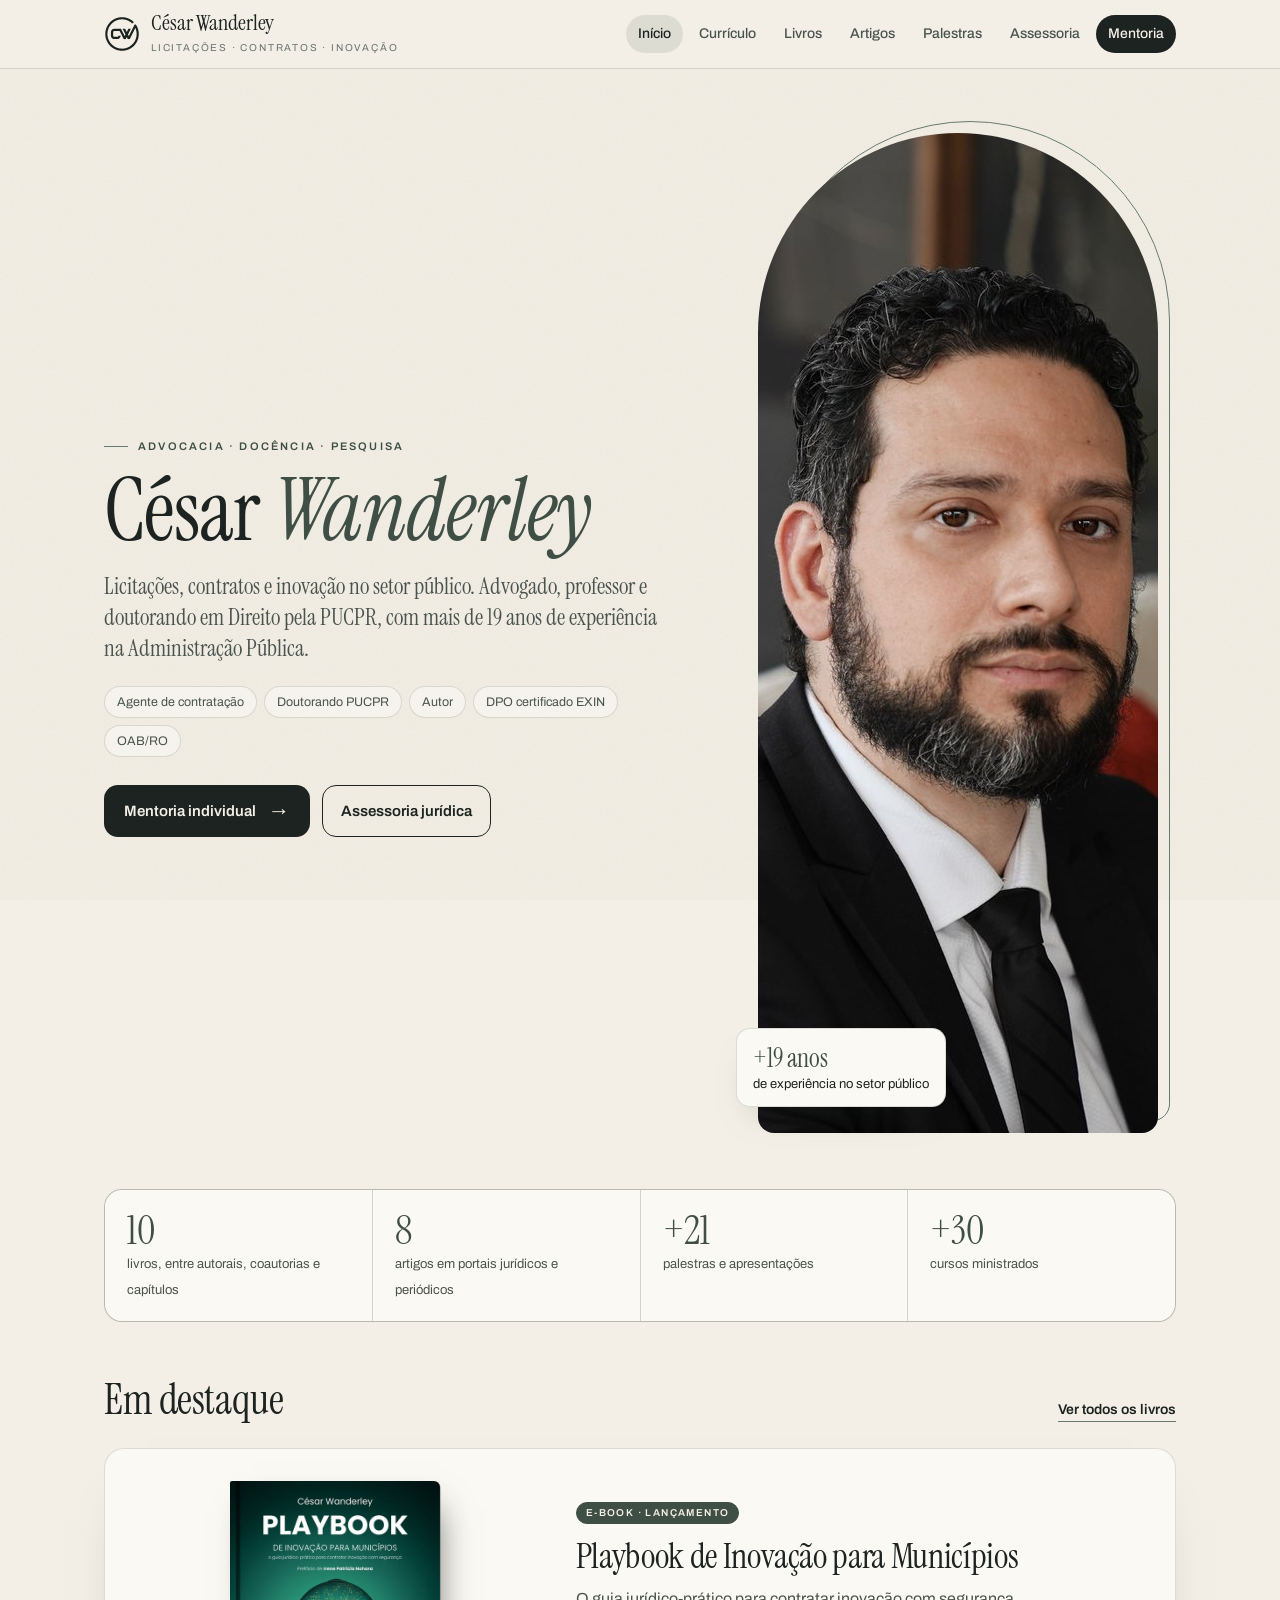
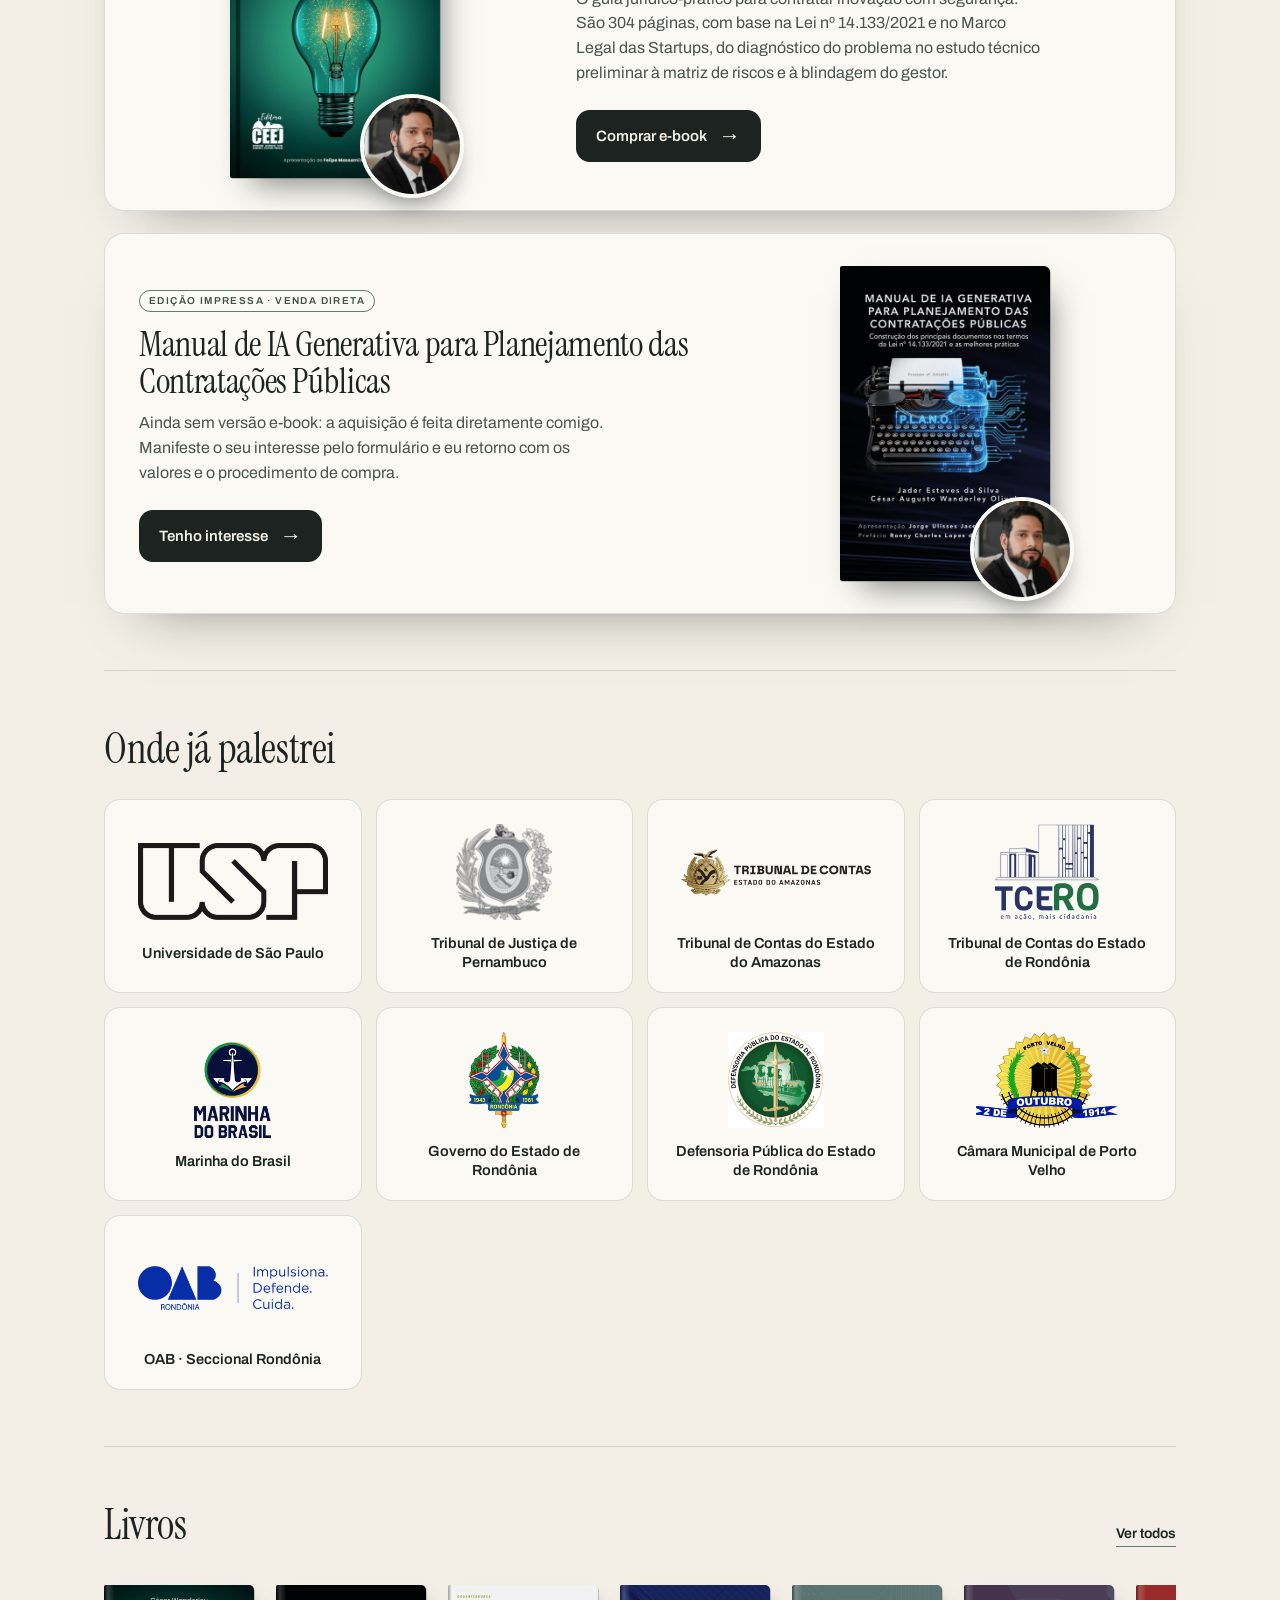
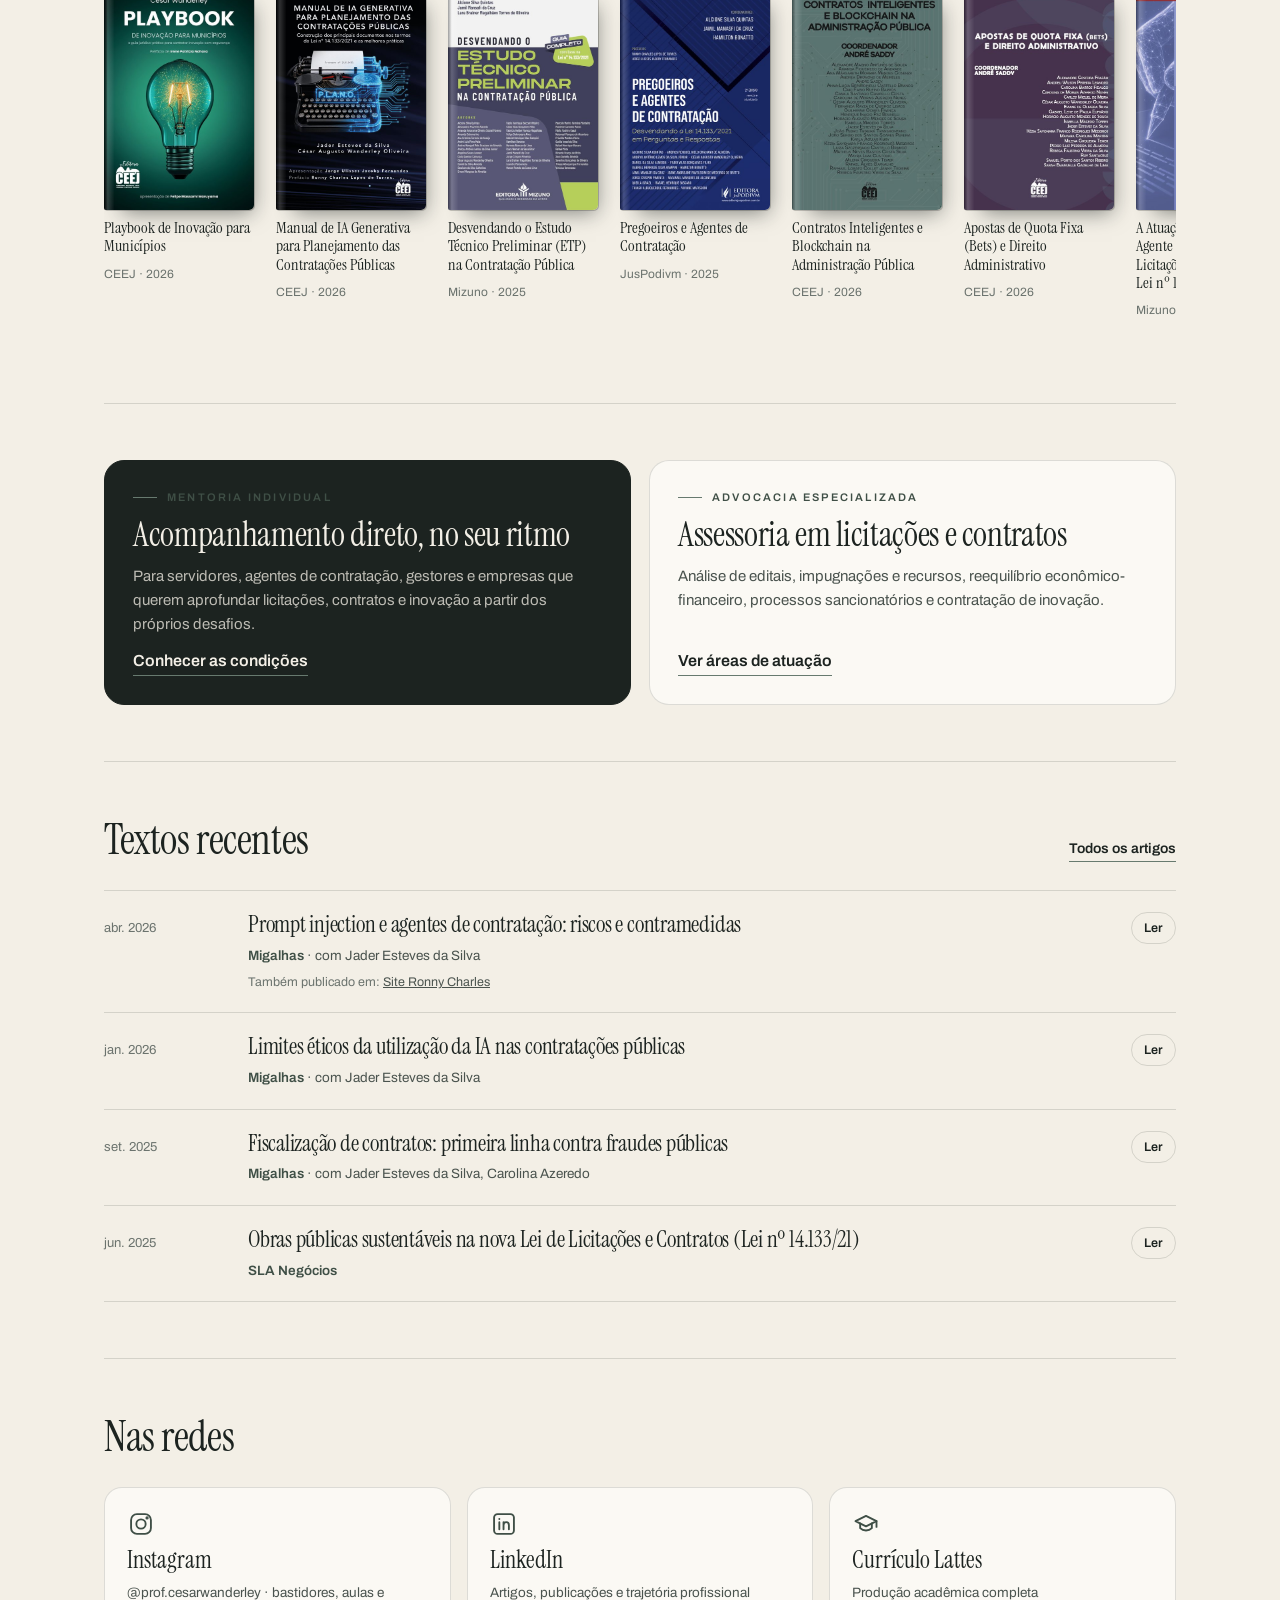
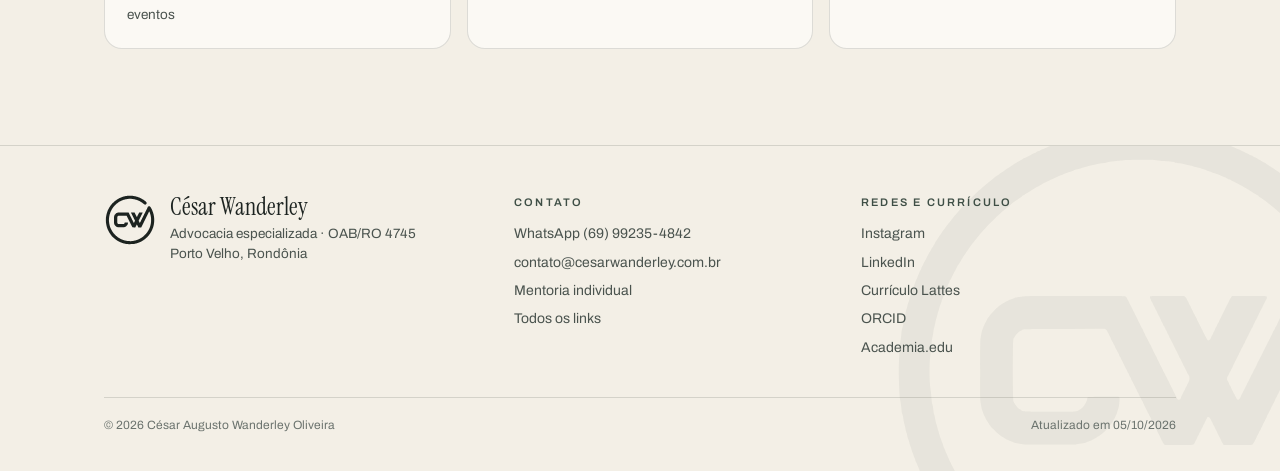
<file: index.html>
<!doctype html>
<html lang="pt-BR">
<head>
<meta charset="utf-8">
<meta name="viewport" content="width=device-width, initial-scale=1, viewport-fit=cover">
<title>César Wanderley · Licitações, contratos e inovação</title>
<meta name="description" content="Site do Prof. César Wanderley: livros, artigos, palestras, mentoria e assessoria em licitações, contratos e inovação no setor público.">
<meta name="theme-color" content="#F3EFE6">
<link rel="canonical" href="https://cesarwanderley.com.br/">
<meta property="og:type" content="website">
<meta property="og:title" content="César Wanderley · Licitações, contratos e inovação">
<meta property="og:description" content="Site do Prof. César Wanderley: livros, artigos, palestras, mentoria e assessoria em licitações, contratos e inovação no setor público.">
<meta property="og:url" content="https://cesarwanderley.com.br/">
<meta property="og:image" content="https://cesarwanderley.com.br/img/cesar-retrato.jpg">
<meta property="og:locale" content="pt_BR">
<link rel="icon" type="image/png" href="/img/favicon.png">
<link rel="apple-touch-icon" href="/img/apple-touch-icon.png">
<link rel="preconnect" href="https://fonts.googleapis.com">
<link rel="preconnect" href="https://fonts.gstatic.com" crossorigin>
<link href="https://fonts.googleapis.com/css2?family=Instrument+Serif:ital@0;1&family=Archivo:wght@400;500;600&display=swap" rel="stylesheet">
<link rel="stylesheet" href="/assets/estilo.css">
</head>
<body>
<a class="sr" href="#conteudo">Pular para o conteúdo</a>
<header class="topo">
  <div class="envelope">
    <a class="marca" href="/"><img src="/img/logo-cw.svg" alt="" width="36" height="36"><span><b>César Wanderley</b><small>Licitações · Contratos · Inovação</small></span></a>
    <button class="abre-menu" type="button" aria-expanded="false" aria-controls="menu" aria-label="Abrir menu"><svg class="linha" viewBox="0 0 24 24"><path d="M4 7h16M4 12h16M4 17h16"/></svg></button>
    <nav aria-label="Principal"><ul class="menu" id="menu"><li><a href="/" aria-current="page">Início</a></li><li><a href="/curriculo/">Currículo</a></li><li><a href="/livros/">Livros</a></li><li><a href="/artigos/">Artigos</a></li><li><a href="/palestras/">Palestras</a></li><li><a href="/assessoria/">Assessoria</a></li><li class="destaque"><a href="/mentoria/?origem=site">Mentoria</a></li></ul></nav>
  </div>
</header>
<main id="conteudo">

<div class="envelope">
  <section class="heroi">
    <div>
      <span class="sobre surge d1">Advocacia · Docência · Pesquisa</span>
      <h1 class="surge d2">César <em>Wanderley</em></h1>
      <p class="lead surge d3">Licitações, contratos e inovação no setor público. Advogado, professor e doutorando em Direito pela PUCPR, com mais de 19 anos de experiência na Administração Pública.</p>
      <div class="papeis surge d3"><span>Agente de contratação</span><span>Doutorando PUCPR</span><span>Autor</span><span>DPO certificado EXIN</span><span>OAB/RO</span></div>
      <div class="acoes surge d4">
        <a class="botao" href="/mentoria/?origem=site">Mentoria individual <span class="seta" aria-hidden="true">&rarr;</span></a>
        <a class="botao-claro" href="/assessoria/">Assessoria jurídica</a>
      </div>
    </div>
    <figure class="retrato-grande surge d2">
      <img src="/img/cesar-retrato.jpg" alt="Foto de César Wanderley" width="800" height="1000">
      <figcaption><b>+19 anos</b>de experiência no setor público</figcaption>
    </figure>
  </section>

  <div class="numeros">
    <div><b>10</b><span>livros, entre autorais, coautorias e capítulos</span></div>
    <div><b>8</b><span>artigos em portais jurídicos e periódicos</span></div>
    <div><b>+21</b><span>palestras e apresentações</span></div>
    <div><b>+30</b><span>cursos ministrados</span></div>
  </div>

  
  <section class="secao lancamentos">
    <div class="secao-cab"><h2>Em destaque</h2><a href="/livros/">Ver todos os livros</a></div>
    <article class="lancamento">
      <figure class="lanc-midia">
        <img class="lanc-capa" src="/img/livros/playbook.jpg" alt="Capa do livro Playbook de Inovação para Municípios" width="480" height="720" loading="lazy">
        <span class="lanc-foto"><img src="/img/cesar-retrato.jpg" alt="César Wanderley" width="160" height="160" loading="lazy"></span>
      </figure>
      <div class="lanc-txt">
        <span class="selo cheio">E-book · Lançamento</span>
        <h3>Playbook de Inovação para Municípios</h3>
        <p>O guia jurídico-prático para contratar inovação com segurança. São 304 páginas, com base na Lei nº 14.133/2021 e no Marco Legal das Startups, do diagnóstico do problema no estudo técnico preliminar à matriz de riscos e à blindagem do gestor.</p>
        <a class="botao" href="https://pay.hotmart.com/I107904736W">Comprar e-book <span class="seta" aria-hidden="true">&rarr;</span></a>
      </div>
    </article>
    <article class="lancamento invertido">
      <figure class="lanc-midia">
        <img class="lanc-capa" src="/img/livros/manual-ia.jpg" alt="Capa do livro Manual de IA Generativa para Planejamento das Contratações Públicas" width="480" height="720" loading="lazy">
        <span class="lanc-foto"><img src="/img/cesar-retrato.jpg" alt="César Wanderley" width="160" height="160" loading="lazy"></span>
      </figure>
      <div class="lanc-txt">
        <span class="selo">Edição impressa · venda direta</span>
        <h3>Manual de IA Generativa para Planejamento das Contratações Públicas</h3>
        <p>Ainda sem versão e-book: a aquisição é feita diretamente comigo. Manifeste o seu interesse pelo formulário e eu retorno com os valores e o procedimento de compra.</p>
        <a class="botao" href="https://cesarwanderley-ai.github.io/manual-ia/?origem=site">Tenho interesse <span class="seta" aria-hidden="true">&rarr;</span></a>
      </div>
    </article>
  </section>


  <section class="secao"><div class="secao-cab"><h2>Onde já palestrei</h2></div><div class="instituicoes"><div class="instituicao"><div class="marca-orgao"><img src="/img/instituicoes/usp.png" alt="" loading="lazy"></div><b>Universidade de São Paulo</b></div><div class="instituicao"><div class="marca-orgao"><img src="/img/instituicoes/tjpe.png" alt="" loading="lazy"></div><b>Tribunal de Justiça de Pernambuco</b></div><div class="instituicao"><div class="marca-orgao"><img src="/img/instituicoes/tce-am.png" alt="" loading="lazy"></div><b>Tribunal de Contas do Estado do Amazonas</b></div><div class="instituicao"><div class="marca-orgao"><img src="/img/instituicoes/tce-ro.png" alt="" loading="lazy"></div><b>Tribunal de Contas do Estado de Rondônia</b></div><div class="instituicao"><div class="marca-orgao"><img src="/img/instituicoes/marinha.png" alt="" loading="lazy"></div><b>Marinha do Brasil</b></div><div class="instituicao"><div class="marca-orgao"><img src="/img/instituicoes/rondonia.png" alt="" loading="lazy"></div><b>Governo do Estado de Rondônia</b></div><div class="instituicao"><div class="marca-orgao"><img src="/img/instituicoes/dpe-ro.png" alt="" loading="lazy"></div><b>Defensoria Pública do Estado de Rondônia</b></div><div class="instituicao"><div class="marca-orgao"><img src="/img/instituicoes/camara-pvh.png" alt="" loading="lazy"></div><b>Câmara Municipal de Porto Velho</b></div><div class="instituicao"><div class="marca-orgao"><img src="/img/instituicoes/oab-ro.png" alt="" loading="lazy"></div><b>OAB · Seccional Rondônia</b></div></div></section>

  <section class="secao">
    <div class="secao-cab"><h2>Livros</h2><a href="/livros/">Ver todos</a></div>
    <div class="estante"><a href="/livros/#playbook"><div class="mini-capa"><img src="/img/livros/playbook.jpg" alt="Capa do livro Playbook de Inovação para Municípios" width="480" height="720" loading="lazy"></div><b>Playbook de Inovação para Municípios</b><small>CEEJ · 2026</small></a><a href="/livros/#manual-ia"><div class="mini-capa"><img src="/img/livros/manual-ia.jpg" alt="Capa do livro Manual de IA Generativa para Planejamento das Contratações Públicas" width="480" height="720" loading="lazy"></div><b>Manual de IA Generativa para Planejamento das Contratações Públicas</b><small>CEEJ · 2026</small></a><a href="/livros/#etp"><div class="mini-capa"><img src="/img/livros/etp.jpg" alt="Capa do livro Desvendando o Estudo Técnico Preliminar (ETP) na Contratação Pública" width="480" height="720" loading="lazy"></div><b>Desvendando o Estudo Técnico Preliminar (ETP) na Contratação Pública</b><small>Mizuno · 2025</small></a><a href="/livros/#perguntas-respostas"><div class="mini-capa"><img src="/img/livros/perguntas-respostas.jpg" alt="Capa do livro Pregoeiros e Agentes de Contratação" width="480" height="720" loading="lazy"></div><b>Pregoeiros e Agentes de Contratação</b><small>JusPodivm · 2025</small></a><a href="/livros/#contratos-inteligentes"><div class="mini-capa"><img src="/img/livros/contratos-inteligentes.jpg" alt="Capa do livro Contratos Inteligentes e Blockchain na Administração Pública" width="480" height="720" loading="lazy"></div><b>Contratos Inteligentes e Blockchain na Administração Pública</b><small>CEEJ · 2026</small></a><a href="/livros/#bets"><div class="mini-capa"><img src="/img/livros/bets.jpg" alt="Capa do livro Apostas de Quota Fixa (Bets) e Direito Administrativo" width="480" height="720" loading="lazy"></div><b>Apostas de Quota Fixa (Bets) e Direito Administrativo</b><small>CEEJ · 2026</small></a><a href="/livros/#atuacao-pregoeiro"><div class="mini-capa"><img src="/img/livros/atuacao-pregoeiro.jpg" alt="Capa do livro A Atuação do Pregoeiro e Agente de Contratação nas Licitações sob a Égide da Lei nº 14.133/2021" width="480" height="720" loading="lazy"></div><b>A Atuação do Pregoeiro e Agente de Contratação nas Licitações sob a Égide da Lei nº 14.133/2021</b><small>Mizuno · 2025</small></a><a href="/livros/#ciencias-criminais-v"><div class="mini-capa"><img src="/img/livros/ciencias-criminais-v.jpg" alt="Capa do livro Ciências Criminais V" width="480" height="720" loading="lazy"></div><b>Ciências Criminais V</b><small>Mente Aberta · 2025</small></a><a href="/livros/#rondonia-versos-prosas"><div class="mini-capa"><img src="/img/livros/rondonia-versos-prosas.jpg" alt="Capa do livro Rondônia em versos e prosas" width="480" height="720" loading="lazy"></div><b>Rondônia em versos e prosas</b><small>Temática Editora e Cursos · 2026</small></a><a href="/livros/#beatriz"><div class="mini-capa"><img src="/img/livros/beatriz.jpg" alt="Capa do livro Beatriz e poesias selecionadas" width="480" height="720" loading="lazy"></div><b>Beatriz e poesias selecionadas</b><small>Temática · 2023</small></a></div>
  </section>

  <section class="secao">
    <div class="chamadas">
      <a class="chamada escura" href="/mentoria/?origem=site">
        <span class="sobre">Mentoria individual</span>
        <h3>Acompanhamento direto, no seu ritmo</h3>
        <p>Para servidores, agentes de contratação, gestores e empresas que querem aprofundar licitações, contratos e inovação a partir dos próprios desafios.</p>
        <span class="link">Conhecer as condições</span>
      </a>
      <a class="chamada" href="/assessoria/">
        <span class="sobre">Advocacia especializada</span>
        <h3>Assessoria em licitações e contratos</h3>
        <p>Análise de editais, impugnações e recursos, reequilíbrio econômico-financeiro, processos sancionatórios e contratação de inovação.</p>
        <span class="link">Ver áreas de atuação</span>
      </a>
    </div>
  </section>

  <section class="secao">
    <div class="secao-cab"><h2>Textos recentes</h2><a href="/artigos/">Todos os artigos</a></div>
    <ul class="lista-textos"><li data-temas="IA nas contratações|Artigo em portal jurídico"><time datetime="2026-04-14">abr. 2026</time><h3><a href="https://www.migalhas.com.br/depeso/452953/prompt-injection-e-agentes-de-contratacao-riscos-e-contramedidas">Prompt injection e agentes de contratação: riscos e contramedidas</a></h3><div class="acoes"><a href="https://www.migalhas.com.br/depeso/452953/prompt-injection-e-agentes-de-contratacao-riscos-e-contramedidas">Ler</a></div><span class="meta"><em>Migalhas</em> · com Jader Esteves da Silva</span><span class="repub">Também publicado em: <a href="https://ronnycharles.com.br/17867-2/">Site Ronny Charles</a></span></li><li data-temas="IA nas contratações|Artigo em portal jurídico"><time datetime="2026-01-09">jan. 2026</time><h3><a href="https://www.migalhas.com.br/depeso/447538/limites-eticos-da-utilizacao-da-ia-nas-contratacoes-publicas">Limites éticos da utilização da IA nas contratações públicas</a></h3><div class="acoes"><a href="https://www.migalhas.com.br/depeso/447538/limites-eticos-da-utilizacao-da-ia-nas-contratacoes-publicas">Ler</a></div><span class="meta"><em>Migalhas</em> · com Jader Esteves da Silva</span></li><li data-temas="Gestão e fiscalização de contratos|Artigo em portal jurídico"><time datetime="2025-09-02">set. 2025</time><h3><a href="https://www.migalhas.com.br/depeso/438872/fiscalizacao-de-contratos-primeira-linha-contra-fraudes-publicas">Fiscalização de contratos: primeira linha contra fraudes públicas</a></h3><div class="acoes"><a href="https://www.migalhas.com.br/depeso/438872/fiscalizacao-de-contratos-primeira-linha-contra-fraudes-publicas">Ler</a></div><span class="meta"><em>Migalhas</em> · com Jader Esteves da Silva, Carolina Azeredo</span></li><li data-temas="Obras e sustentabilidade|Artigo em portal jurídico"><time datetime="2025-06-04">jun. 2025</time><h3><a href="https://slanegocios.com/artigos-professores/a-obras-publicas-sustentaveis-na-nova-lei-de-licitacoes-e-contratos-lei-no-14-133-21/">Obras públicas sustentáveis na nova Lei de Licitações e Contratos (Lei nº 14.133/21)</a></h3><div class="acoes"><a href="https://slanegocios.com/artigos-professores/a-obras-publicas-sustentaveis-na-nova-lei-de-licitacoes-e-contratos-lei-no-14-133-21/">Ler</a></div><span class="meta"><em>SLA Negócios</em></span></li></ul>
  </section>

  <section class="secao">
    <div class="secao-cab"><h2>Nas redes</h2></div>
    <div class="redes-grade">
      <a class="rede" href="https://www.instagram.com/prof.cesarwanderley/"><svg class="linha" viewBox="0 0 24 24" aria-hidden="true"><rect x="3.5" y="3.5" width="17" height="17" rx="5"/><circle cx="12" cy="12" r="4"/><circle cx="17.2" cy="6.8" r=".6" fill="currentColor"/></svg><b>Instagram</b><span>@prof.cesarwanderley · bastidores, aulas e eventos</span></a>
      <a class="rede" href="https://www.linkedin.com/in/cesarwanderley/"><svg class="linha" viewBox="0 0 24 24" aria-hidden="true"><rect x="3.5" y="3.5" width="17" height="17" rx="3"/><path d="M8 10.5V16.5M8 7.6v.1M11.6 16.5v-6M11.6 13c0-1.6 1.1-2.6 2.4-2.6s2.2.9 2.2 2.6v3.5"/></svg><b>LinkedIn</b><span>Artigos, publicações e trajetória profissional</span></a>
      <a class="rede" href="https://lattes.cnpq.br/1938187210200091"><svg class="linha" viewBox="0 0 24 24" aria-hidden="true"><path d="M3 9.5 12 5l9 4.5-9 4.5z"/><path d="M7 11.6v4c1.3 1.3 3 2 5 2s3.7-.7 5-2v-4M21 9.5v5"/></svg><b>Currículo Lattes</b><span>Produção acadêmica completa</span></a>
    </div>
  </section>
</div>
<script type="application/ld+json">{"@context": "https://schema.org", "@type": "Person", "name": "César Augusto Wanderley Oliveira", "alternateName": "César Wanderley", "url": "https://cesarwanderley.com.br", "image": "https://cesarwanderley.com.br/img/cesar-retrato.jpg", "jobTitle": "Advogado e professor", "knowsAbout": ["Licitações", "Contratos administrativos", "Inovação no setor público", "Inteligência artificial nas contratações públicas"], "sameAs": ["https://www.instagram.com/prof.cesarwanderley/", "https://www.linkedin.com/in/cesarwanderley/", "https://lattes.cnpq.br/1938187210200091", "https://orcid.org/0000-0001-9436-948X"]}</script>
</main>
<footer class="rodape">
  <div class="envelope">
    <div class="assinatura">
      <img src="/img/logo-cw.svg" alt="" width="52" height="52">
      <p><b>César Wanderley</b>Advocacia especializada · OAB/RO 4745<br>Porto Velho, Rondônia</p>
    </div>
    <div>
      <h4>Contato</h4>
      <ul>
        <li><a data-wa="Olá, Prof. César! Vim pelo site e gostaria de conversar." href="https://wa.me/5569992354842">WhatsApp (69) 99235-4842</a></li>
        <li><a href="mailto:contato@cesarwanderley.com.br">contato@cesarwanderley.com.br</a></li>
        <li><a href="/mentoria/?origem=site">Mentoria individual</a></li>
        <li><a href="/links/">Todos os links</a></li>
      </ul>
    </div>
    <div>
      <h4>Redes e currículo</h4>
      <ul>
        <li><a href="https://www.instagram.com/prof.cesarwanderley/">Instagram</a></li>
        <li><a href="https://www.linkedin.com/in/cesarwanderley/">LinkedIn</a></li>
        <li><a href="https://lattes.cnpq.br/1938187210200091">Currículo Lattes</a></li>
        <li><a href="https://orcid.org/0000-0001-9436-948X">ORCID</a></li>
        <li><a href="https://pucar.academia.edu/C%C3%A9sarWanderleyOliveira">Academia.edu</a></li>
      </ul>
    </div>
    <div class="fim"><span>© 2026 César Augusto Wanderley Oliveira</span><span>Atualizado em 05/10/2026</span></div>
  </div>
</footer>
<script src="/assets/site.js" defer></script>
</body>
</html>
</file>
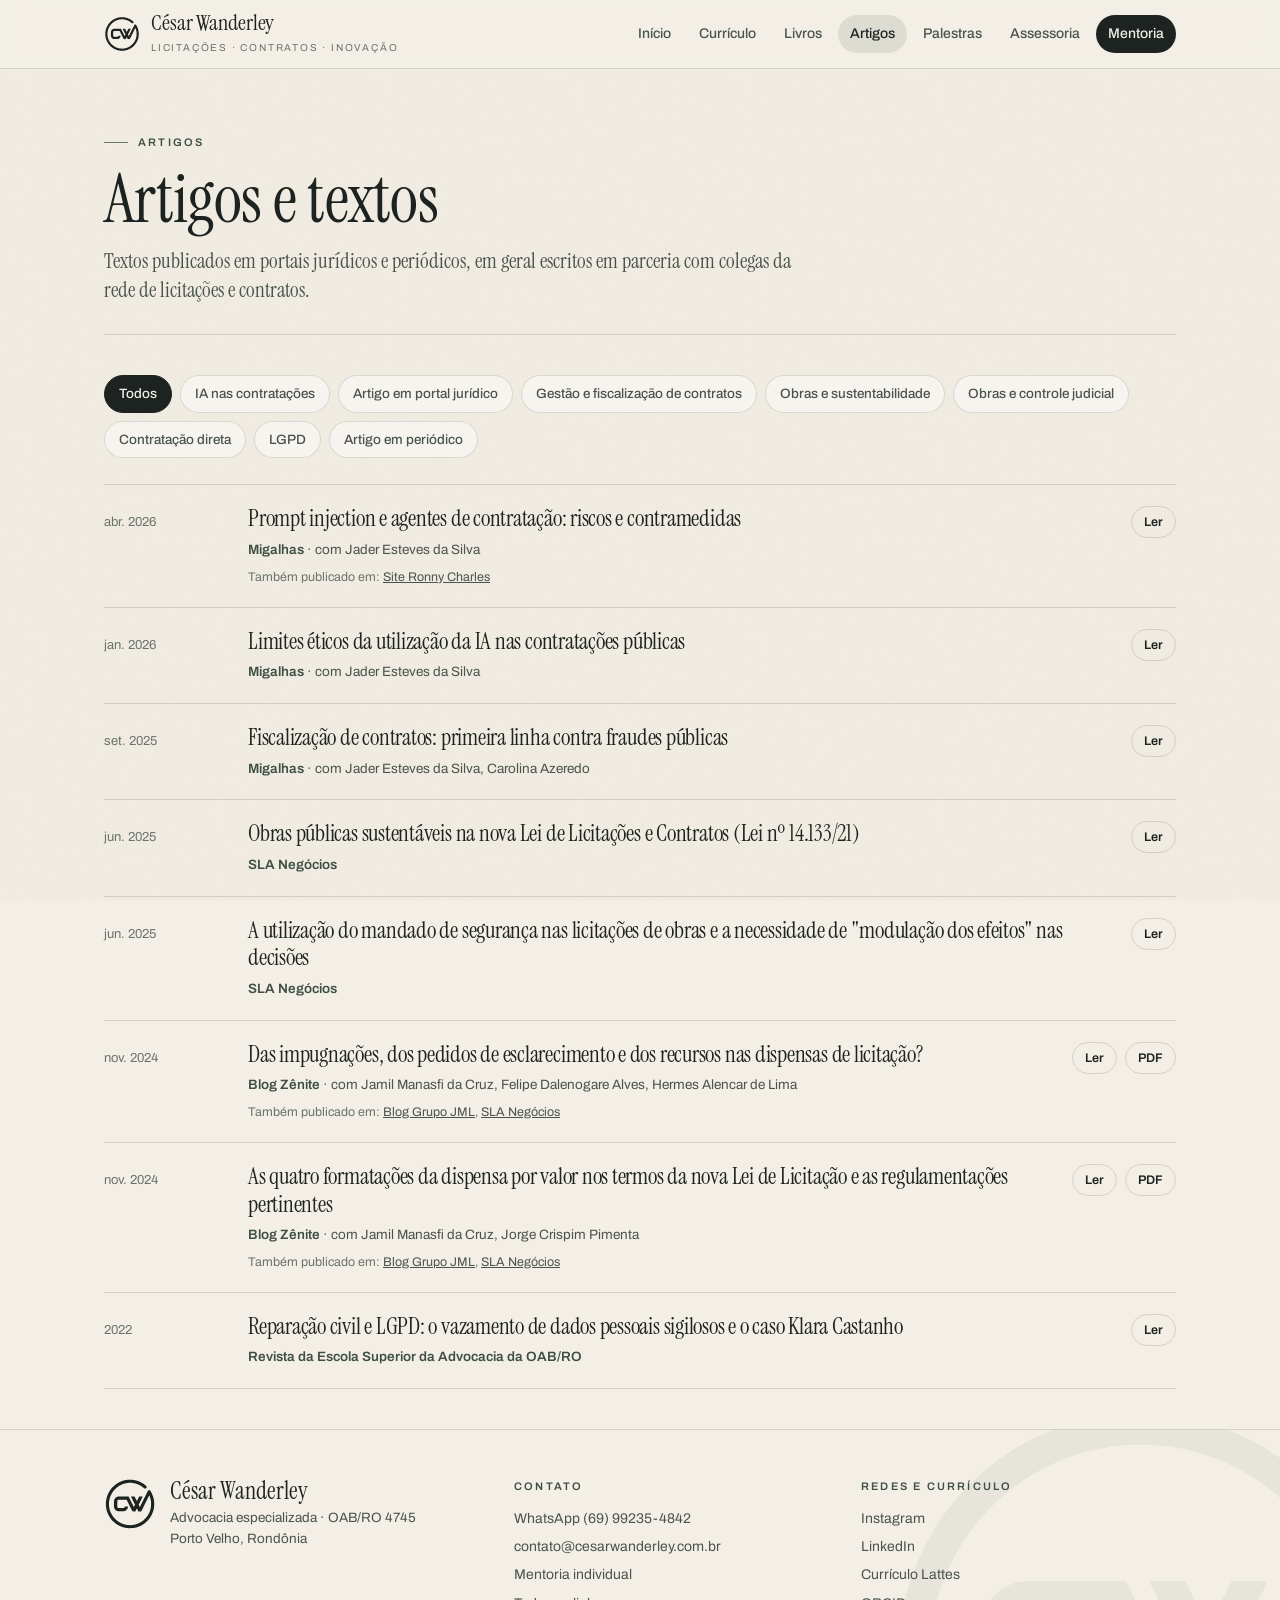
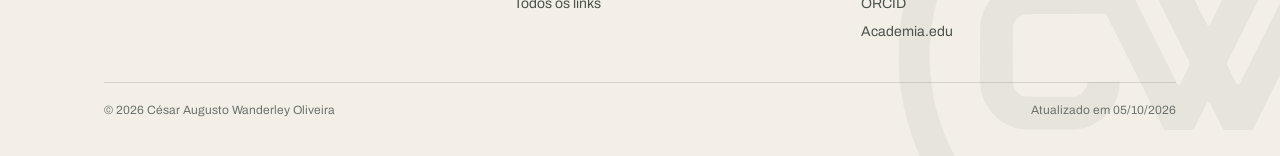
<file: artigos/index.html>
<!doctype html>
<html lang="pt-BR">
<head>
<meta charset="utf-8">
<meta name="viewport" content="width=device-width, initial-scale=1, viewport-fit=cover">
<title>Artigos · César Wanderley</title>
<meta name="description" content="Artigos de César Wanderley sobre licitações, contratação direta, fiscalização de contratos, inteligência artificial e LGPD.">
<meta name="theme-color" content="#F3EFE6">
<link rel="canonical" href="https://cesarwanderley.com.br/artigos/">
<meta property="og:type" content="website">
<meta property="og:title" content="Artigos · César Wanderley">
<meta property="og:description" content="Artigos de César Wanderley sobre licitações, contratação direta, fiscalização de contratos, inteligência artificial e LGPD.">
<meta property="og:url" content="https://cesarwanderley.com.br/artigos/">
<meta property="og:image" content="https://cesarwanderley.com.br/img/cesar-retrato.jpg">
<meta property="og:locale" content="pt_BR">
<link rel="icon" type="image/png" href="/img/favicon.png">
<link rel="apple-touch-icon" href="/img/apple-touch-icon.png">
<link rel="preconnect" href="https://fonts.googleapis.com">
<link rel="preconnect" href="https://fonts.gstatic.com" crossorigin>
<link href="https://fonts.googleapis.com/css2?family=Instrument+Serif:ital@0;1&family=Archivo:wght@400;500;600&display=swap" rel="stylesheet">
<link rel="stylesheet" href="/assets/estilo.css">
</head>
<body>
<a class="sr" href="#conteudo">Pular para o conteúdo</a>
<header class="topo">
  <div class="envelope">
    <a class="marca" href="/"><img src="/img/logo-cw.svg" alt="" width="36" height="36"><span><b>César Wanderley</b><small>Licitações · Contratos · Inovação</small></span></a>
    <button class="abre-menu" type="button" aria-expanded="false" aria-controls="menu" aria-label="Abrir menu"><svg class="linha" viewBox="0 0 24 24"><path d="M4 7h16M4 12h16M4 17h16"/></svg></button>
    <nav aria-label="Principal"><ul class="menu" id="menu"><li><a href="/">Início</a></li><li><a href="/curriculo/">Currículo</a></li><li><a href="/livros/">Livros</a></li><li><a href="/artigos/" aria-current="page">Artigos</a></li><li><a href="/palestras/">Palestras</a></li><li><a href="/assessoria/">Assessoria</a></li><li class="destaque"><a href="/mentoria/?origem=site">Mentoria</a></li></ul></nav>
  </div>
</header>
<main id="conteudo">

<div class="envelope">
  <header class="cab-pagina"><span class="sobre">Artigos</span><h1>Artigos e textos</h1>
  <p>Textos publicados em portais jurídicos e periódicos, em geral escritos em parceria com colegas da rede de licitações e contratos.</p></header>
  <div class="filtros" role="group" aria-label="Filtrar por tema"><button type="button" data-filtro="todos" aria-pressed="true">Todos</button><button type="button" data-filtro="IA nas contratações" aria-pressed="false">IA nas contratações</button><button type="button" data-filtro="Artigo em portal jurídico" aria-pressed="false">Artigo em portal jurídico</button><button type="button" data-filtro="Gestão e fiscalização de contratos" aria-pressed="false">Gestão e fiscalização de contratos</button><button type="button" data-filtro="Obras e sustentabilidade" aria-pressed="false">Obras e sustentabilidade</button><button type="button" data-filtro="Obras e controle judicial" aria-pressed="false">Obras e controle judicial</button><button type="button" data-filtro="Contratação direta" aria-pressed="false">Contratação direta</button><button type="button" data-filtro="LGPD" aria-pressed="false">LGPD</button><button type="button" data-filtro="Artigo em periódico" aria-pressed="false">Artigo em periódico</button></div>
  <ul class="lista-textos"><li data-temas="IA nas contratações|Artigo em portal jurídico"><time datetime="2026-04-14">abr. 2026</time><h3><a href="https://www.migalhas.com.br/depeso/452953/prompt-injection-e-agentes-de-contratacao-riscos-e-contramedidas">Prompt injection e agentes de contratação: riscos e contramedidas</a></h3><div class="acoes"><a href="https://www.migalhas.com.br/depeso/452953/prompt-injection-e-agentes-de-contratacao-riscos-e-contramedidas">Ler</a></div><span class="meta"><em>Migalhas</em> · com Jader Esteves da Silva</span><span class="repub">Também publicado em: <a href="https://ronnycharles.com.br/17867-2/">Site Ronny Charles</a></span></li><li data-temas="IA nas contratações|Artigo em portal jurídico"><time datetime="2026-01-09">jan. 2026</time><h3><a href="https://www.migalhas.com.br/depeso/447538/limites-eticos-da-utilizacao-da-ia-nas-contratacoes-publicas">Limites éticos da utilização da IA nas contratações públicas</a></h3><div class="acoes"><a href="https://www.migalhas.com.br/depeso/447538/limites-eticos-da-utilizacao-da-ia-nas-contratacoes-publicas">Ler</a></div><span class="meta"><em>Migalhas</em> · com Jader Esteves da Silva</span></li><li data-temas="Gestão e fiscalização de contratos|Artigo em portal jurídico"><time datetime="2025-09-02">set. 2025</time><h3><a href="https://www.migalhas.com.br/depeso/438872/fiscalizacao-de-contratos-primeira-linha-contra-fraudes-publicas">Fiscalização de contratos: primeira linha contra fraudes públicas</a></h3><div class="acoes"><a href="https://www.migalhas.com.br/depeso/438872/fiscalizacao-de-contratos-primeira-linha-contra-fraudes-publicas">Ler</a></div><span class="meta"><em>Migalhas</em> · com Jader Esteves da Silva, Carolina Azeredo</span></li><li data-temas="Obras e sustentabilidade|Artigo em portal jurídico"><time datetime="2025-06-04">jun. 2025</time><h3><a href="https://slanegocios.com/artigos-professores/a-obras-publicas-sustentaveis-na-nova-lei-de-licitacoes-e-contratos-lei-no-14-133-21/">Obras públicas sustentáveis na nova Lei de Licitações e Contratos (Lei nº 14.133/21)</a></h3><div class="acoes"><a href="https://slanegocios.com/artigos-professores/a-obras-publicas-sustentaveis-na-nova-lei-de-licitacoes-e-contratos-lei-no-14-133-21/">Ler</a></div><span class="meta"><em>SLA Negócios</em></span></li><li data-temas="Obras e controle judicial|Artigo em portal jurídico"><time datetime="2025-06-04">jun. 2025</time><h3><a href="https://slanegocios.com/artigos-professores/a-utilizacao-do-mandado-de-seguranca-nas-licitacoes-de-obras-e-a-necessidade-de-modulacao-dos-efeitos-nas-decisoes/">A utilização do mandado de segurança nas licitações de obras e a necessidade de &quot;modulação dos efeitos&quot; nas decisões</a></h3><div class="acoes"><a href="https://slanegocios.com/artigos-professores/a-utilizacao-do-mandado-de-seguranca-nas-licitacoes-de-obras-e-a-necessidade-de-modulacao-dos-efeitos-nas-decisoes/">Ler</a></div><span class="meta"><em>SLA Negócios</em></span></li><li data-temas="Contratação direta|Artigo em portal jurídico"><time datetime="2024-11-29">nov. 2024</time><h3><a href="https://zenite.blog.br/das-impugnacoes-dos-pedidos-de-esclarecimento-e-dos-recursos-nas-dispensas-de-licitacao/">Das impugnações, dos pedidos de esclarecimento e dos recursos nas dispensas de licitação?</a></h3><div class="acoes"><a href="https://zenite.blog.br/das-impugnacoes-dos-pedidos-de-esclarecimento-e-dos-recursos-nas-dispensas-de-licitacao/">Ler</a><a href="https://zenite.blog.br/wp-content/uploads/2024/11/zf-artigo-jamil-cesar-felipe-hermes-recursos-contratacao-direta.pdf">PDF</a></div><span class="meta"><em>Blog Zênite</em> · com Jamil Manasfi da Cruz, Felipe Dalenogare Alves, Hermes Alencar de Lima</span><span class="repub">Também publicado em: <a href="https://jmlgrupo.com.br/blog/das-impugnacoes-dos-pedidos-de-esclarecimento-e-dos-recursos-nas-dispensas-de-licitacao/">Blog Grupo JML</a>, <a href="https://slanegocios.com/artigos-professores/das-impugnacoes-dos-pedidos-de-esclarecimento-e-dos-recursos-nas-dispensas-de-licitacao/">SLA Negócios</a></span></li><li data-temas="Contratação direta|Artigo em portal jurídico"><time datetime="2024-11-04">nov. 2024</time><h3><a href="https://zenite.blog.br/as-quatro-formatacoes-da-dispensa-por-valor-nos-termos-da-nova-lei-de-licitacao-e-as-regulamentacoes-pertinentes/">As quatro formatações da dispensa por valor nos termos da nova Lei de Licitação e as regulamentações pertinentes</a></h3><div class="acoes"><a href="https://zenite.blog.br/as-quatro-formatacoes-da-dispensa-por-valor-nos-termos-da-nova-lei-de-licitacao-e-as-regulamentacoes-pertinentes/">Ler</a><a href="https://zenite.blog.br/wp-content/uploads/2024/11/zf-artigo-jamil-cesar-jorge-dispensa-por-valor-nllc.pdf">PDF</a></div><span class="meta"><em>Blog Zênite</em> · com Jamil Manasfi da Cruz, Jorge Crispim Pimenta</span><span class="repub">Também publicado em: <a href="https://jmlgrupo.com.br/blog/as-quatro-formatacoes-da-dispensa-por-valor-nos-termos-da-nova-lei-de-licitacao-e-as-regulamentacoes-pertinentes/">Blog Grupo JML</a>, <a href="https://slanegocios.com/artigos-professores/as-quatro-formatacoes-da-dispensa-por-valor-nos-termos-da-nova-lei-de-licitacao-e-as-regulamentacoes-pertinentes/">SLA Negócios</a></span></li><li data-temas="LGPD|Artigo em periódico"><time datetime="2022">2022</time><h3><a href="https://revistaesa.oab-ro.org.br/gerenciador/data/uploads/2022/09/CESAR-AUGUSTO-WANDERLEY-OLIVEIRA.pdf">Reparação civil e LGPD: o vazamento de dados pessoais sigilosos e o caso Klara Castanho</a></h3><div class="acoes"><a href="https://revistaesa.oab-ro.org.br/gerenciador/data/uploads/2022/09/CESAR-AUGUSTO-WANDERLEY-OLIVEIRA.pdf">Ler</a></div><span class="meta"><em>Revista da Escola Superior da Advocacia da OAB/RO</em></span></li></ul>
</div>
</main>
<footer class="rodape">
  <div class="envelope">
    <div class="assinatura">
      <img src="/img/logo-cw.svg" alt="" width="52" height="52">
      <p><b>César Wanderley</b>Advocacia especializada · OAB/RO 4745<br>Porto Velho, Rondônia</p>
    </div>
    <div>
      <h4>Contato</h4>
      <ul>
        <li><a data-wa="Olá, Prof. César! Vim pelo site e gostaria de conversar." href="https://wa.me/5569992354842">WhatsApp (69) 99235-4842</a></li>
        <li><a href="mailto:contato@cesarwanderley.com.br">contato@cesarwanderley.com.br</a></li>
        <li><a href="/mentoria/?origem=site">Mentoria individual</a></li>
        <li><a href="/links/">Todos os links</a></li>
      </ul>
    </div>
    <div>
      <h4>Redes e currículo</h4>
      <ul>
        <li><a href="https://www.instagram.com/prof.cesarwanderley/">Instagram</a></li>
        <li><a href="https://www.linkedin.com/in/cesarwanderley/">LinkedIn</a></li>
        <li><a href="https://lattes.cnpq.br/1938187210200091">Currículo Lattes</a></li>
        <li><a href="https://orcid.org/0000-0001-9436-948X">ORCID</a></li>
        <li><a href="https://pucar.academia.edu/C%C3%A9sarWanderleyOliveira">Academia.edu</a></li>
      </ul>
    </div>
    <div class="fim"><span>© 2026 César Augusto Wanderley Oliveira</span><span>Atualizado em 05/10/2026</span></div>
  </div>
</footer>
<script src="/assets/site.js" defer></script>
</body>
</html>
</file>
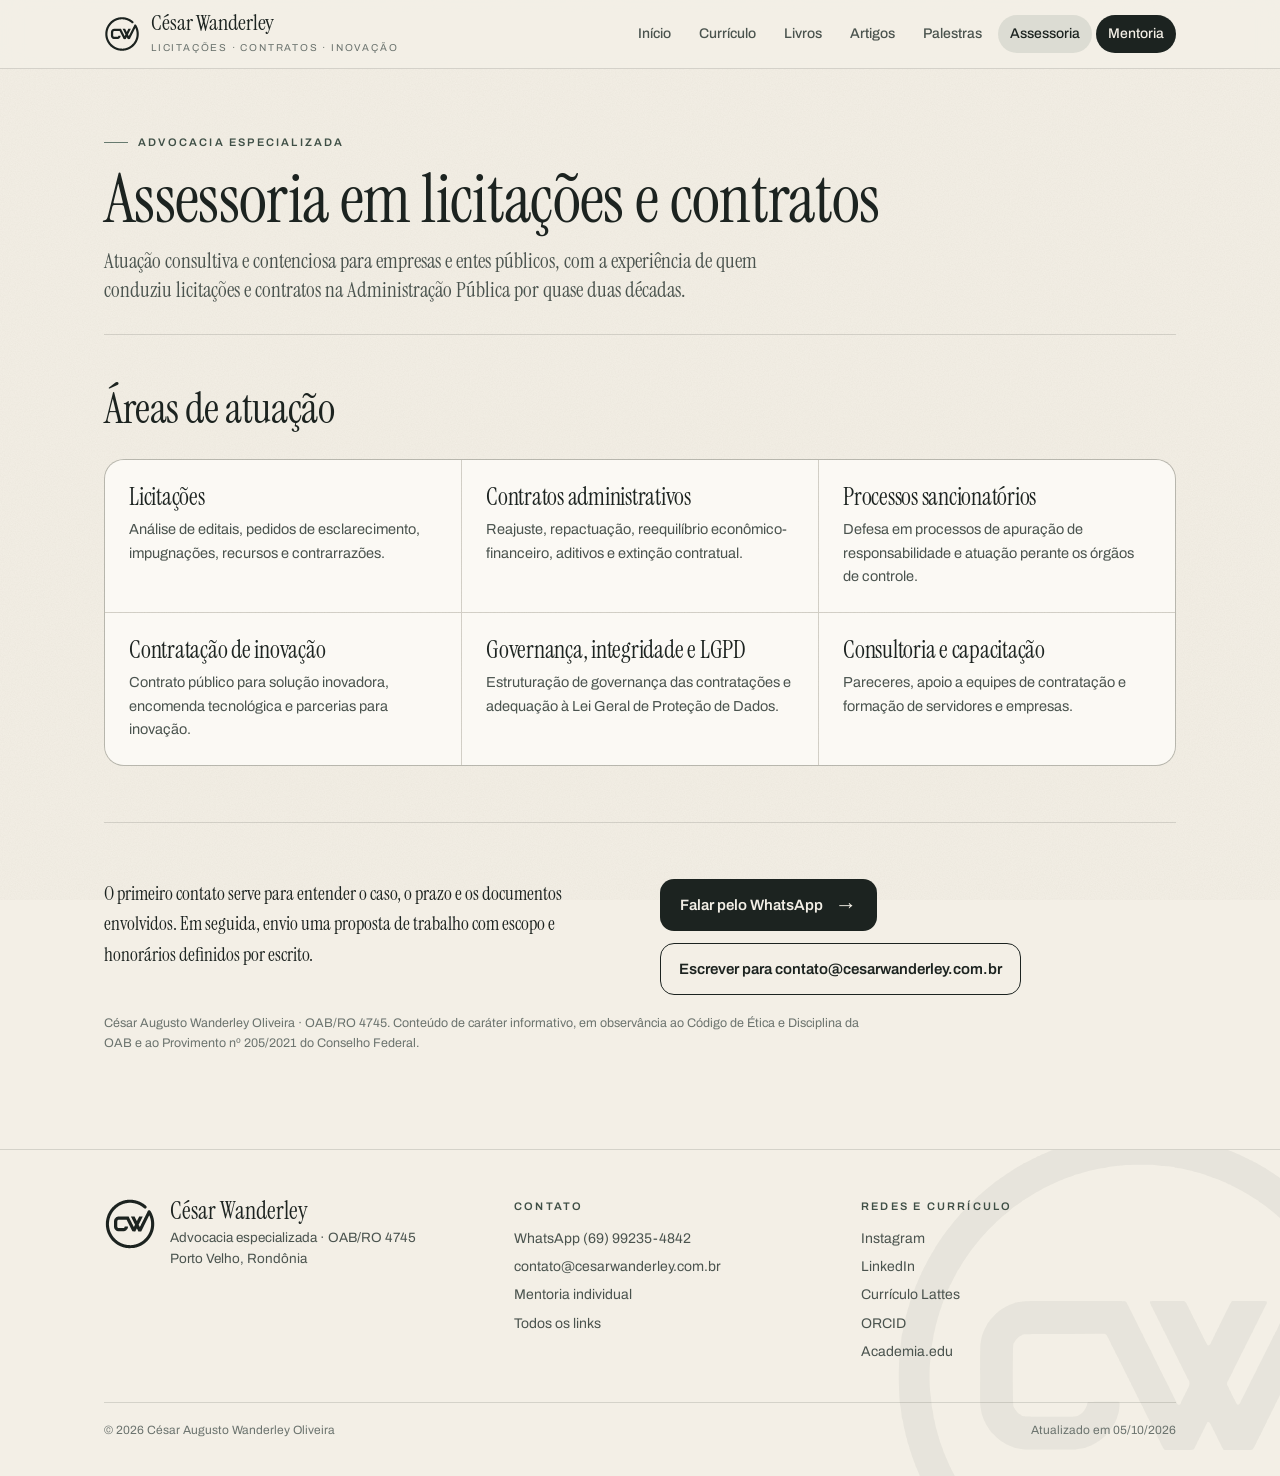
<file: assessoria/index.html>
<!doctype html>
<html lang="pt-BR">
<head>
<meta charset="utf-8">
<meta name="viewport" content="width=device-width, initial-scale=1, viewport-fit=cover">
<title>Assessoria · César Wanderley</title>
<meta name="description" content="Advocacia especializada em licitações, contratos administrativos, processos sancionatórios, contratação de inovação e LGPD.">
<meta name="theme-color" content="#F3EFE6">
<link rel="canonical" href="https://cesarwanderley.com.br/assessoria/">
<meta property="og:type" content="website">
<meta property="og:title" content="Assessoria · César Wanderley">
<meta property="og:description" content="Advocacia especializada em licitações, contratos administrativos, processos sancionatórios, contratação de inovação e LGPD.">
<meta property="og:url" content="https://cesarwanderley.com.br/assessoria/">
<meta property="og:image" content="https://cesarwanderley.com.br/img/cesar-retrato.jpg">
<meta property="og:locale" content="pt_BR">
<link rel="icon" type="image/png" href="/img/favicon.png">
<link rel="apple-touch-icon" href="/img/apple-touch-icon.png">
<link rel="preconnect" href="https://fonts.googleapis.com">
<link rel="preconnect" href="https://fonts.gstatic.com" crossorigin>
<link href="https://fonts.googleapis.com/css2?family=Instrument+Serif:ital@0;1&family=Archivo:wght@400;500;600&display=swap" rel="stylesheet">
<link rel="stylesheet" href="/assets/estilo.css">
</head>
<body>
<a class="sr" href="#conteudo">Pular para o conteúdo</a>
<header class="topo">
  <div class="envelope">
    <a class="marca" href="/"><img src="/img/logo-cw.svg" alt="" width="36" height="36"><span><b>César Wanderley</b><small>Licitações · Contratos · Inovação</small></span></a>
    <button class="abre-menu" type="button" aria-expanded="false" aria-controls="menu" aria-label="Abrir menu"><svg class="linha" viewBox="0 0 24 24"><path d="M4 7h16M4 12h16M4 17h16"/></svg></button>
    <nav aria-label="Principal"><ul class="menu" id="menu"><li><a href="/">Início</a></li><li><a href="/curriculo/">Currículo</a></li><li><a href="/livros/">Livros</a></li><li><a href="/artigos/">Artigos</a></li><li><a href="/palestras/">Palestras</a></li><li><a href="/assessoria/" aria-current="page">Assessoria</a></li><li class="destaque"><a href="/mentoria/?origem=site">Mentoria</a></li></ul></nav>
  </div>
</header>
<main id="conteudo">

<div class="envelope">
  <header class="cab-pagina"><span class="sobre">Advocacia especializada</span><h1>Assessoria em licitações e contratos</h1>
  <p>Atuação consultiva e contenciosa para empresas e entes públicos, com a experiência de quem conduziu licitações e contratos na Administração Pública por quase duas décadas.</p></header>
  <section class="secao" style="padding-top:12px">
    <div class="secao-cab"><h2>Áreas de atuação</h2></div>
    <div class="areas"><div><h3>Licitações</h3><p>Análise de editais, pedidos de esclarecimento, impugnações, recursos e contrarrazões.</p></div><div><h3>Contratos administrativos</h3><p>Reajuste, repactuação, reequilíbrio econômico-financeiro, aditivos e extinção contratual.</p></div><div><h3>Processos sancionatórios</h3><p>Defesa em processos de apuração de responsabilidade e atuação perante os órgãos de controle.</p></div><div><h3>Contratação de inovação</h3><p>Contrato público para solução inovadora, encomenda tecnológica e parcerias para inovação.</p></div><div><h3>Governança, integridade e LGPD</h3><p>Estruturação de governança das contratações e adequação à Lei Geral de Proteção de Dados.</p></div><div><h3>Consultoria e capacitação</h3><p>Pareceres, apoio a equipes de contratação e formação de servidores e empresas.</p></div></div>
  </section>
  <section class="secao">
    <div class="duas-colunas">
      <div class="texto"><p>O primeiro contato serve para entender o caso, o prazo e os documentos envolvidos. Em seguida, envio uma proposta de trabalho com escopo e honorários definidos por escrito.</p></div>
      <div style="display:flex;flex-direction:column;gap:12px;align-items:flex-start">
        <a class="botao" data-wa="Olá, Dr. César! Gostaria de conversar sobre uma assessoria jurídica em licitações e contratos." href="https://wa.me/5569992354842">Falar pelo WhatsApp <span class="seta" aria-hidden="true">&rarr;</span></a>
        <a class="botao-claro" href="mailto:contato@cesarwanderley.com.br?subject=Assessoria%20jur%C3%ADdica">Escrever para contato@cesarwanderley.com.br</a>
      </div>
    </div>
    <p class="nota-oab">César Augusto Wanderley Oliveira · OAB/RO 4745. Conteúdo de caráter informativo, em observância ao Código de Ética e Disciplina da OAB e ao Provimento nº 205/2021 do Conselho Federal.</p>
  </section>
</div>
</main>
<footer class="rodape">
  <div class="envelope">
    <div class="assinatura">
      <img src="/img/logo-cw.svg" alt="" width="52" height="52">
      <p><b>César Wanderley</b>Advocacia especializada · OAB/RO 4745<br>Porto Velho, Rondônia</p>
    </div>
    <div>
      <h4>Contato</h4>
      <ul>
        <li><a data-wa="Olá, Prof. César! Vim pelo site e gostaria de conversar." href="https://wa.me/5569992354842">WhatsApp (69) 99235-4842</a></li>
        <li><a href="mailto:contato@cesarwanderley.com.br">contato@cesarwanderley.com.br</a></li>
        <li><a href="/mentoria/?origem=site">Mentoria individual</a></li>
        <li><a href="/links/">Todos os links</a></li>
      </ul>
    </div>
    <div>
      <h4>Redes e currículo</h4>
      <ul>
        <li><a href="https://www.instagram.com/prof.cesarwanderley/">Instagram</a></li>
        <li><a href="https://www.linkedin.com/in/cesarwanderley/">LinkedIn</a></li>
        <li><a href="https://lattes.cnpq.br/1938187210200091">Currículo Lattes</a></li>
        <li><a href="https://orcid.org/0000-0001-9436-948X">ORCID</a></li>
        <li><a href="https://pucar.academia.edu/C%C3%A9sarWanderleyOliveira">Academia.edu</a></li>
      </ul>
    </div>
    <div class="fim"><span>© 2026 César Augusto Wanderley Oliveira</span><span>Atualizado em 05/10/2026</span></div>
  </div>
</footer>
<script src="/assets/site.js" defer></script>
</body>
</html>
</file>
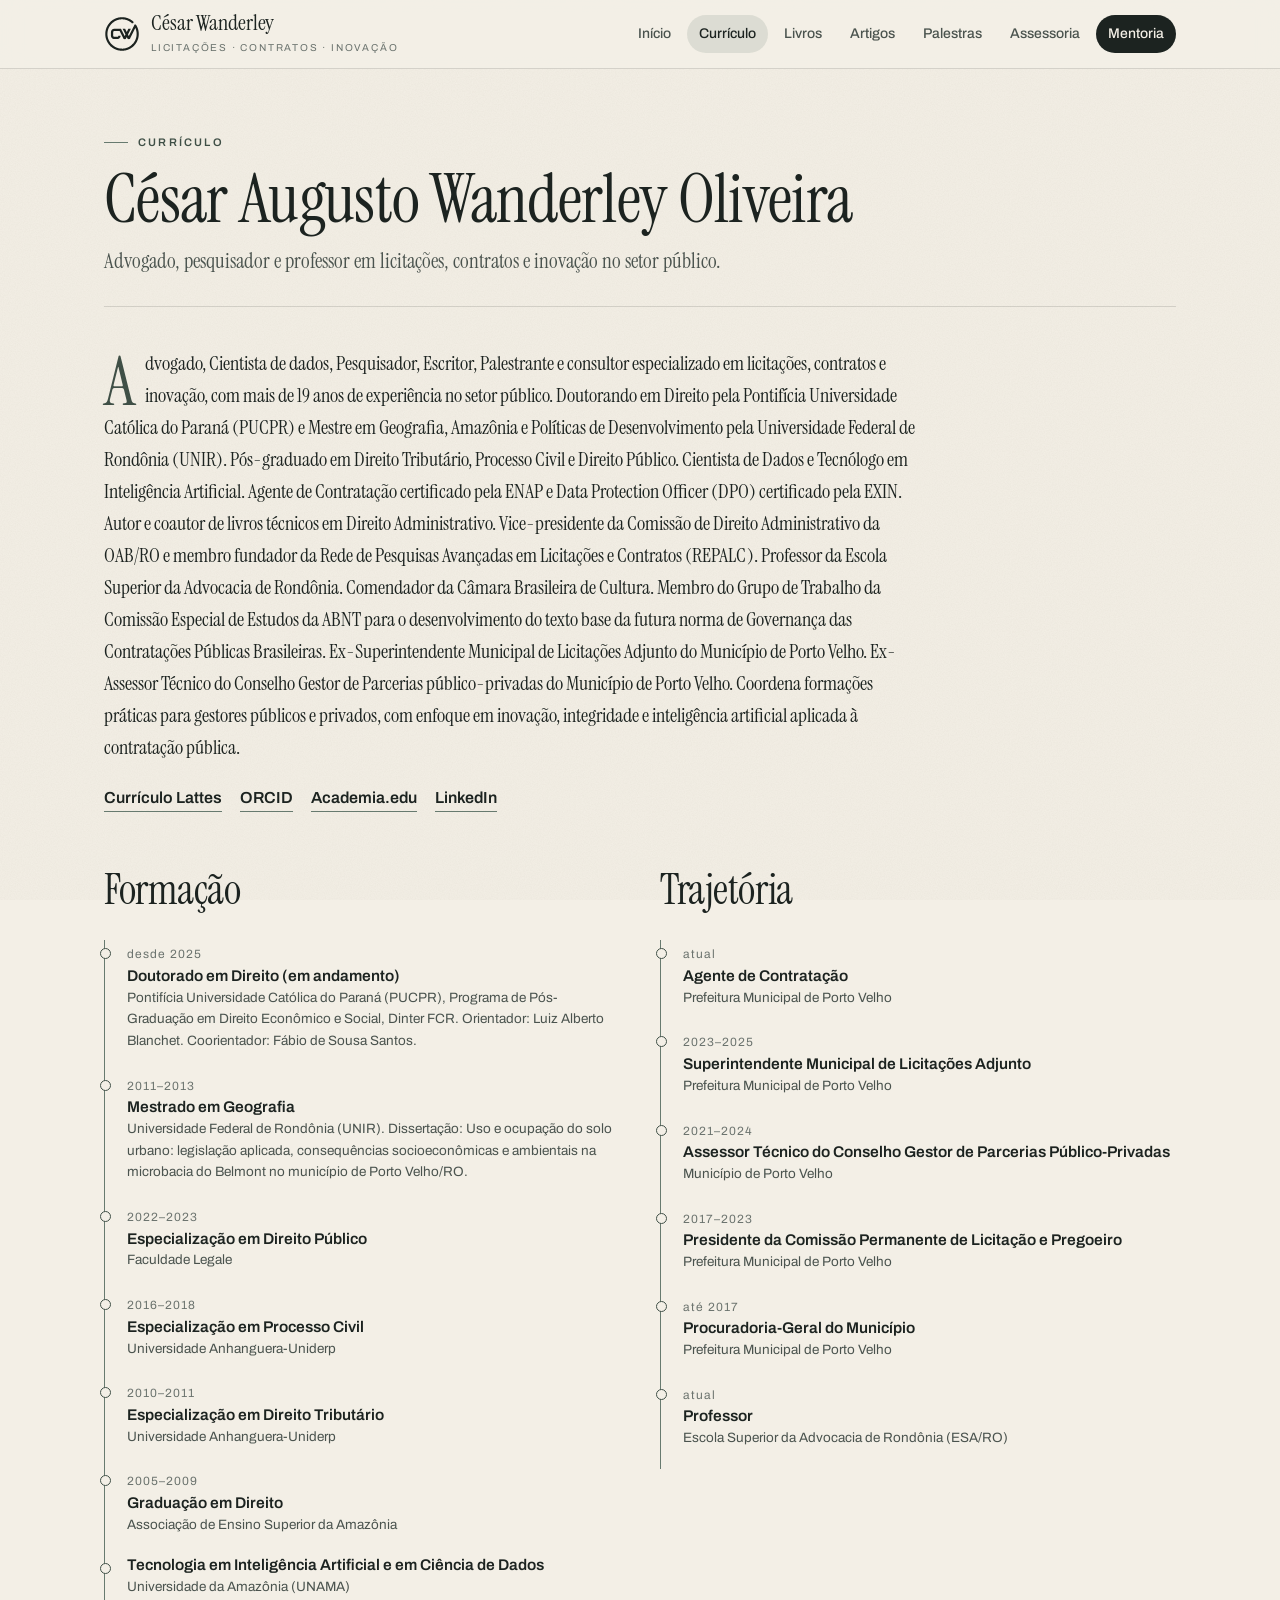
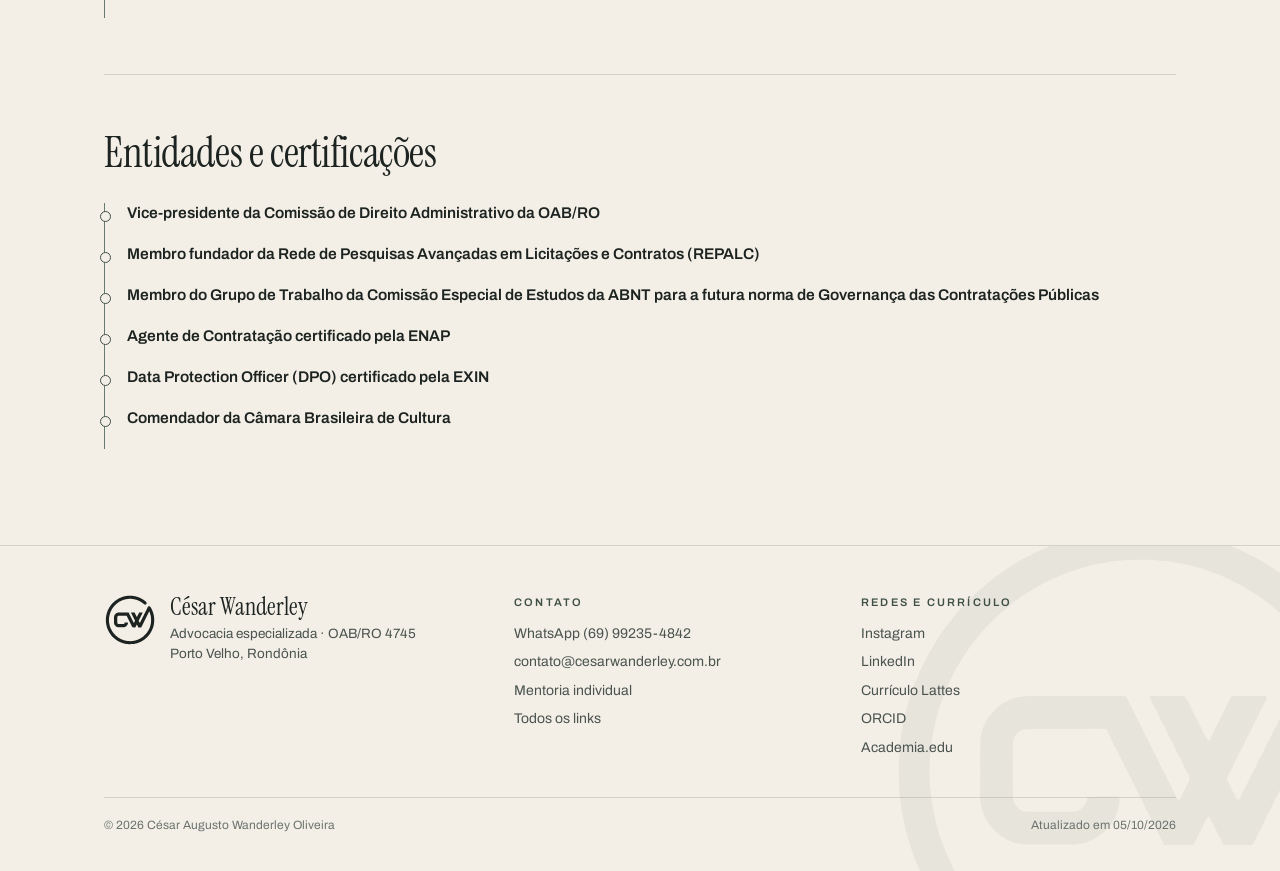
<file: curriculo/index.html>
<!doctype html>
<html lang="pt-BR">
<head>
<meta charset="utf-8">
<meta name="viewport" content="width=device-width, initial-scale=1, viewport-fit=cover">
<title>Currículo · César Wanderley</title>
<meta name="description" content="Currículo de César Augusto Wanderley Oliveira: formação, trajetória no setor público, docência e entidades.">
<meta name="theme-color" content="#F3EFE6">
<link rel="canonical" href="https://cesarwanderley.com.br/curriculo/">
<meta property="og:type" content="website">
<meta property="og:title" content="Currículo · César Wanderley">
<meta property="og:description" content="Currículo de César Augusto Wanderley Oliveira: formação, trajetória no setor público, docência e entidades.">
<meta property="og:url" content="https://cesarwanderley.com.br/curriculo/">
<meta property="og:image" content="https://cesarwanderley.com.br/img/cesar-retrato.jpg">
<meta property="og:locale" content="pt_BR">
<link rel="icon" type="image/png" href="/img/favicon.png">
<link rel="apple-touch-icon" href="/img/apple-touch-icon.png">
<link rel="preconnect" href="https://fonts.googleapis.com">
<link rel="preconnect" href="https://fonts.gstatic.com" crossorigin>
<link href="https://fonts.googleapis.com/css2?family=Instrument+Serif:ital@0;1&family=Archivo:wght@400;500;600&display=swap" rel="stylesheet">
<link rel="stylesheet" href="/assets/estilo.css">
</head>
<body>
<a class="sr" href="#conteudo">Pular para o conteúdo</a>
<header class="topo">
  <div class="envelope">
    <a class="marca" href="/"><img src="/img/logo-cw.svg" alt="" width="36" height="36"><span><b>César Wanderley</b><small>Licitações · Contratos · Inovação</small></span></a>
    <button class="abre-menu" type="button" aria-expanded="false" aria-controls="menu" aria-label="Abrir menu"><svg class="linha" viewBox="0 0 24 24"><path d="M4 7h16M4 12h16M4 17h16"/></svg></button>
    <nav aria-label="Principal"><ul class="menu" id="menu"><li><a href="/">Início</a></li><li><a href="/curriculo/" aria-current="page">Currículo</a></li><li><a href="/livros/">Livros</a></li><li><a href="/artigos/">Artigos</a></li><li><a href="/palestras/">Palestras</a></li><li><a href="/assessoria/">Assessoria</a></li><li class="destaque"><a href="/mentoria/?origem=site">Mentoria</a></li></ul></nav>
  </div>
</header>
<main id="conteudo">

<div class="envelope">
  <header class="cab-pagina">
    <span class="sobre">Currículo</span>
    <h1>César Augusto Wanderley Oliveira</h1>
    <p>Advogado, pesquisador e professor em licitações, contratos e inovação no setor público.</p>
  </header>
  <p class="bio-oficial">Advogado, Cientista de dados, Pesquisador, Escritor, Palestrante e consultor especializado em licitações, contratos e inovação, com mais de 19 anos de experiência no setor público. Doutorando em Direito pela Pontifícia Universidade Católica do Paraná (PUCPR) e Mestre em Geografia, Amazônia e Políticas de Desenvolvimento pela Universidade Federal de Rondônia (UNIR). Pós-graduado em Direito Tributário, Processo Civil e Direito Público. Cientista de Dados e Tecnólogo em Inteligência Artificial. Agente de Contratação certificado pela ENAP e Data Protection Officer (DPO) certificado pela EXIN. Autor e coautor de livros técnicos em Direito Administrativo. Vice-presidente da Comissão de Direito Administrativo da OAB/RO e membro fundador da Rede de Pesquisas Avançadas em Licitações e Contratos (REPALC). Professor da Escola Superior da Advocacia de Rondônia. Comendador da Câmara Brasileira de Cultura. Membro do Grupo de Trabalho da Comissão Especial de Estudos da ABNT para o desenvolvimento do texto base da futura norma de Governança das Contratações Públicas Brasileiras. Ex-Superintendente Municipal de Licitações Adjunto do Município de Porto Velho. Ex-Assessor Técnico do Conselho Gestor de Parcerias público-privadas do Município de Porto Velho. Coordena formações práticas para gestores públicos e privados, com enfoque em inovação, integridade e inteligência artificial aplicada à contratação pública.</p>
  <p style="margin-top:22px;display:flex;gap:18px;flex-wrap:wrap">
    <a class="link" href="https://lattes.cnpq.br/1938187210200091">Currículo Lattes</a>
    <a class="link" href="https://orcid.org/0000-0001-9436-948X">ORCID</a>
    <a class="link" href="https://pucar.academia.edu/C%C3%A9sarWanderleyOliveira">Academia.edu</a>
    <a class="link" href="https://www.linkedin.com/in/cesarwanderley/">LinkedIn</a>
  </p>
  <section class="secao">
    <div class="duas-colunas">
      <div><div class="secao-cab"><h2>Formação</h2></div><ul class="linha-tempo"><li><time>desde 2025</time><b>Doutorado em Direito (em andamento)</b><span>Pontifícia Universidade Católica do Paraná (PUCPR), Programa de Pós-Graduação em Direito Econômico e Social, Dinter FCR. Orientador: Luiz Alberto Blanchet. Coorientador: Fábio de Sousa Santos.</span></li><li><time>2011–2013</time><b>Mestrado em Geografia</b><span>Universidade Federal de Rondônia (UNIR). Dissertação: Uso e ocupação do solo urbano: legislação aplicada, consequências socioeconômicas e ambientais na microbacia do Belmont no município de Porto Velho/RO.</span></li><li><time>2022–2023</time><b>Especialização em Direito Público</b><span>Faculdade Legale</span></li><li><time>2016–2018</time><b>Especialização em Processo Civil</b><span>Universidade Anhanguera-Uniderp</span></li><li><time>2010–2011</time><b>Especialização em Direito Tributário</b><span>Universidade Anhanguera-Uniderp</span></li><li><time>2005–2009</time><b>Graduação em Direito</b><span>Associação de Ensino Superior da Amazônia</span></li><li><time></time><b>Tecnologia em Inteligência Artificial e em Ciência de Dados</b><span>Universidade da Amazônia (UNAMA)</span></li></ul></div>
      <div><div class="secao-cab"><h2>Trajetória</h2></div><ul class="linha-tempo"><li><time>atual</time><b>Agente de Contratação</b><span>Prefeitura Municipal de Porto Velho</span></li><li><time>2023–2025</time><b>Superintendente Municipal de Licitações Adjunto</b><span>Prefeitura Municipal de Porto Velho</span></li><li><time>2021–2024</time><b>Assessor Técnico do Conselho Gestor de Parcerias Público-Privadas</b><span>Município de Porto Velho</span></li><li><time>2017–2023</time><b>Presidente da Comissão Permanente de Licitação e Pregoeiro</b><span>Prefeitura Municipal de Porto Velho</span></li><li><time>até 2017</time><b>Procuradoria-Geral do Município</b><span>Prefeitura Municipal de Porto Velho</span></li><li><time>atual</time><b>Professor</b><span>Escola Superior da Advocacia de Rondônia (ESA/RO)</span></li></ul></div>
    </div>
  </section>
  <section class="secao">
    <div class="secao-cab"><h2>Entidades e certificações</h2></div>
    <ul class="linha-tempo"><li><b>Vice-presidente da Comissão de Direito Administrativo da OAB/RO</b></li><li><b>Membro fundador da Rede de Pesquisas Avançadas em Licitações e Contratos (REPALC)</b></li><li><b>Membro do Grupo de Trabalho da Comissão Especial de Estudos da ABNT para a futura norma de Governança das Contratações Públicas</b></li><li><b>Agente de Contratação certificado pela ENAP</b></li><li><b>Data Protection Officer (DPO) certificado pela EXIN</b></li><li><b>Comendador da Câmara Brasileira de Cultura</b></li></ul>
  </section>
</div>
</main>
<footer class="rodape">
  <div class="envelope">
    <div class="assinatura">
      <img src="/img/logo-cw.svg" alt="" width="52" height="52">
      <p><b>César Wanderley</b>Advocacia especializada · OAB/RO 4745<br>Porto Velho, Rondônia</p>
    </div>
    <div>
      <h4>Contato</h4>
      <ul>
        <li><a data-wa="Olá, Prof. César! Vim pelo site e gostaria de conversar." href="https://wa.me/5569992354842">WhatsApp (69) 99235-4842</a></li>
        <li><a href="mailto:contato@cesarwanderley.com.br">contato@cesarwanderley.com.br</a></li>
        <li><a href="/mentoria/?origem=site">Mentoria individual</a></li>
        <li><a href="/links/">Todos os links</a></li>
      </ul>
    </div>
    <div>
      <h4>Redes e currículo</h4>
      <ul>
        <li><a href="https://www.instagram.com/prof.cesarwanderley/">Instagram</a></li>
        <li><a href="https://www.linkedin.com/in/cesarwanderley/">LinkedIn</a></li>
        <li><a href="https://lattes.cnpq.br/1938187210200091">Currículo Lattes</a></li>
        <li><a href="https://orcid.org/0000-0001-9436-948X">ORCID</a></li>
        <li><a href="https://pucar.academia.edu/C%C3%A9sarWanderleyOliveira">Academia.edu</a></li>
      </ul>
    </div>
    <div class="fim"><span>© 2026 César Augusto Wanderley Oliveira</span><span>Atualizado em 05/10/2026</span></div>
  </div>
</footer>
<script src="/assets/site.js" defer></script>
</body>
</html>
</file>
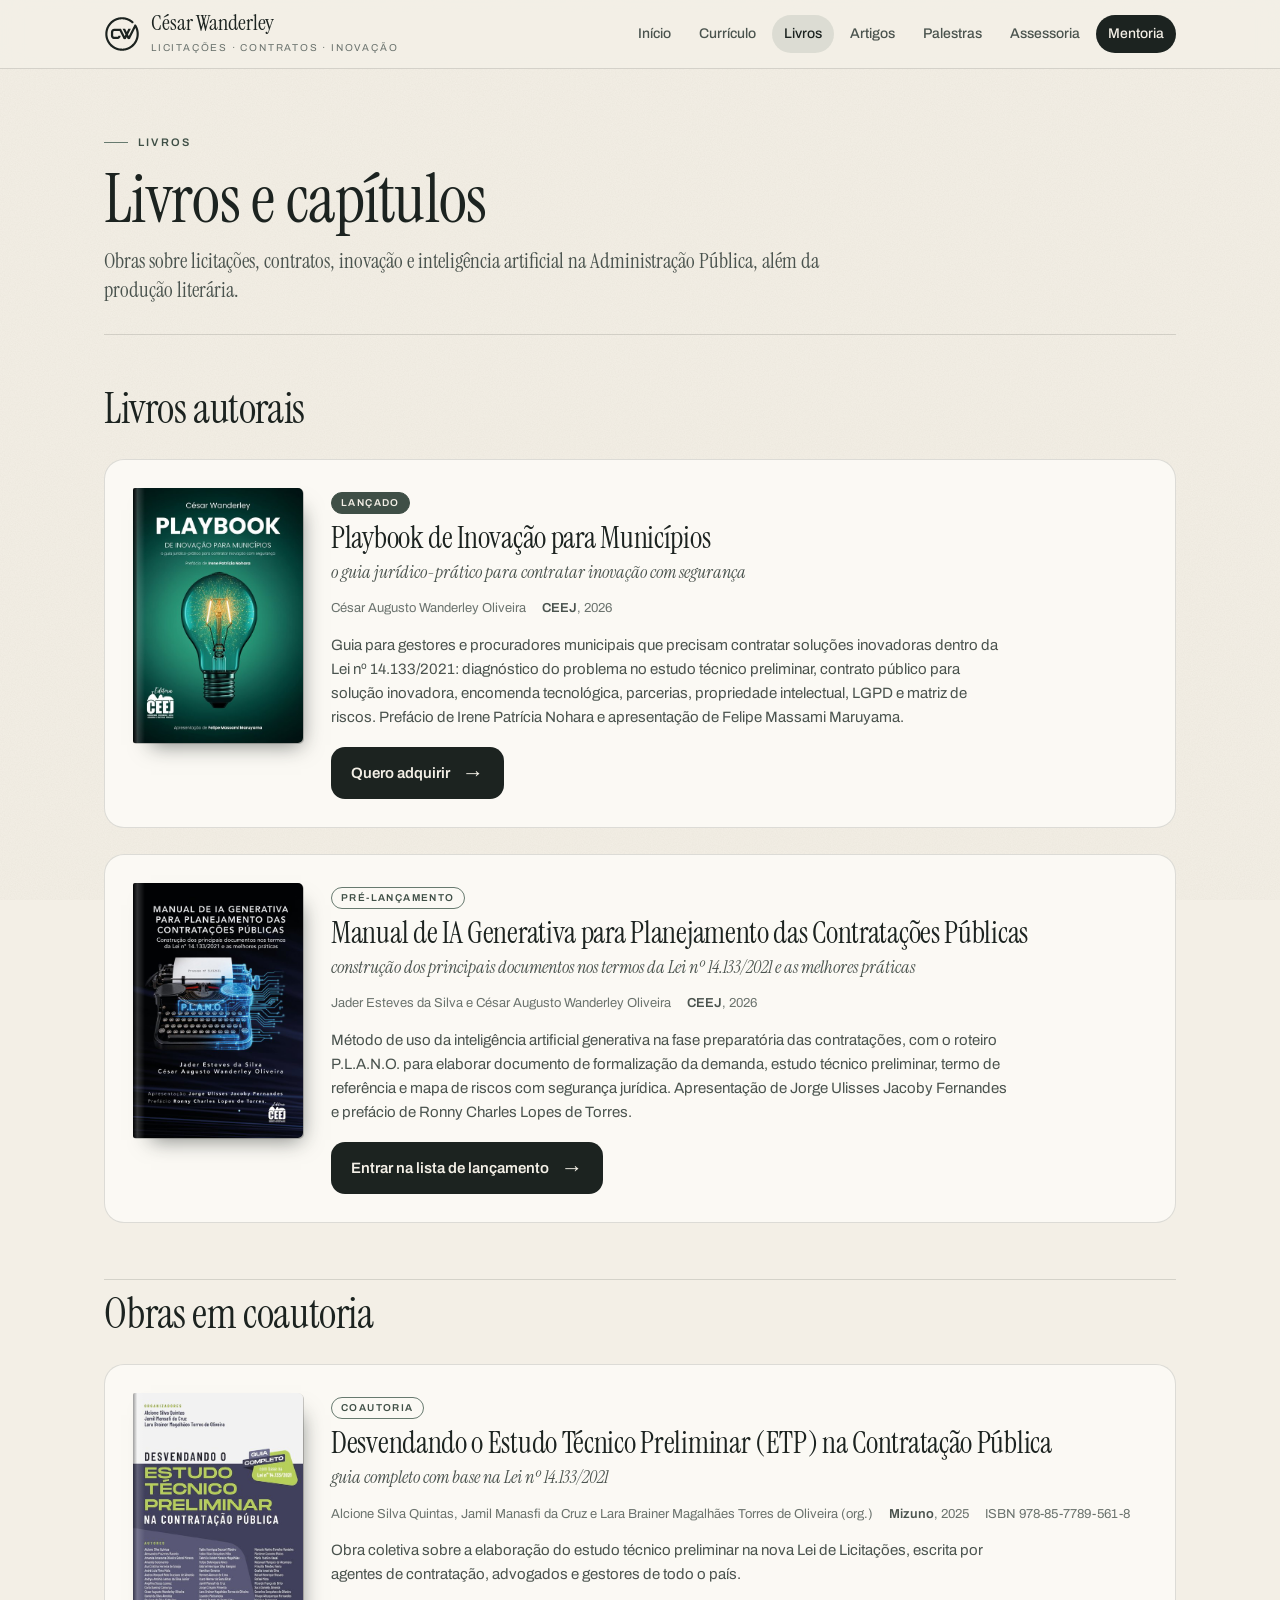
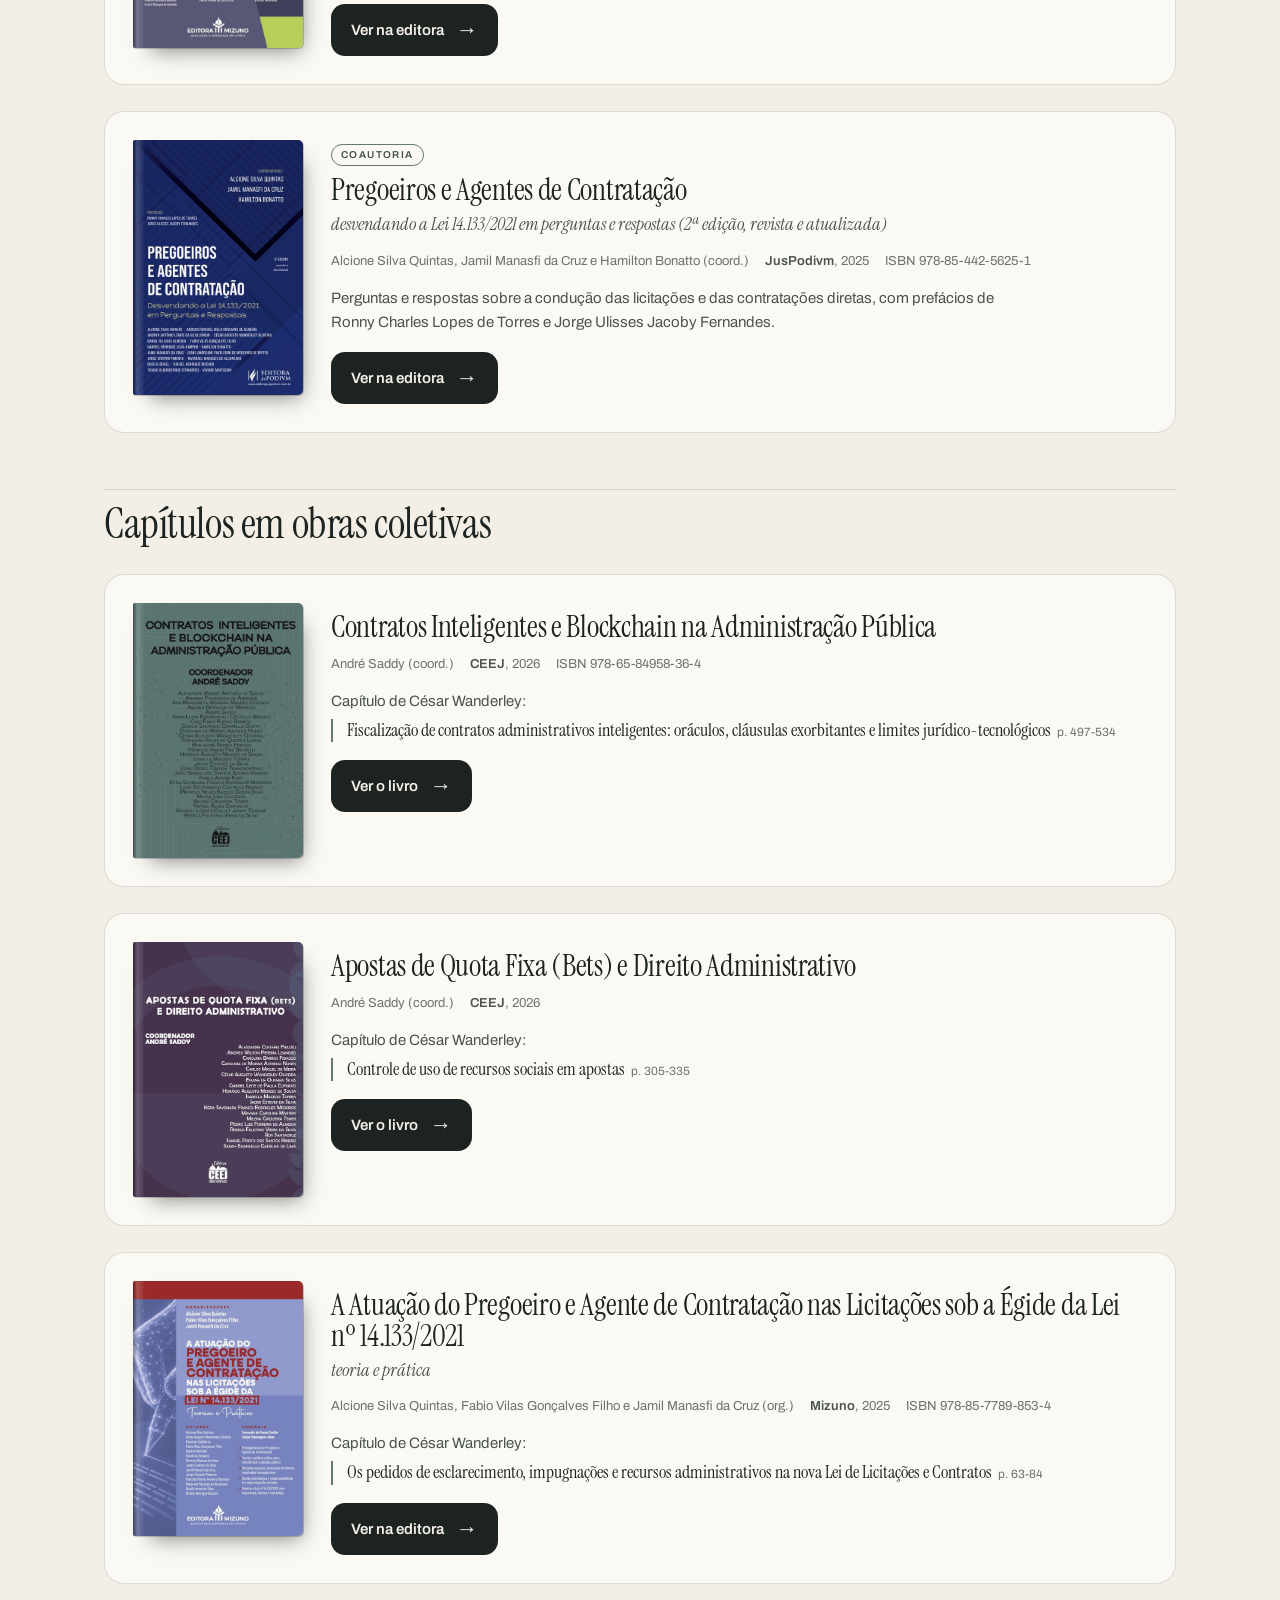
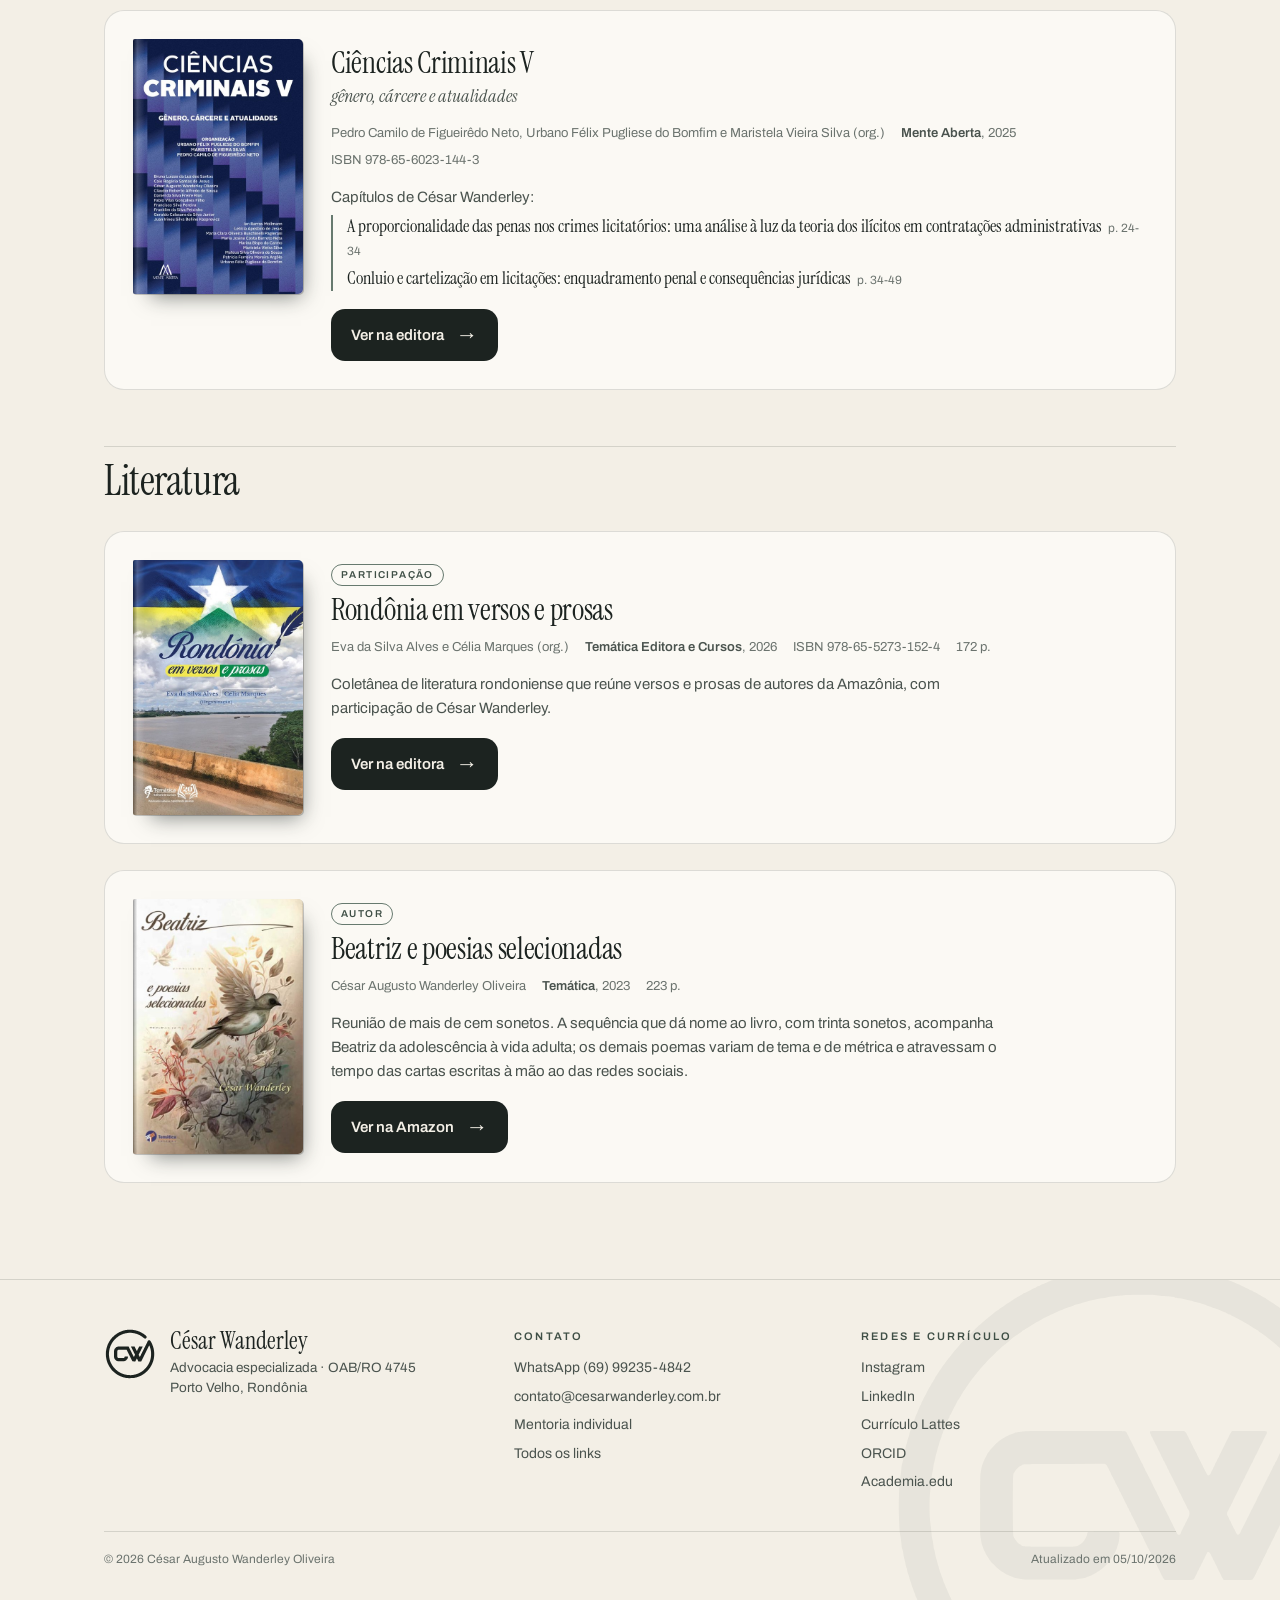
<file: livros/index.html>
<!doctype html>
<html lang="pt-BR">
<head>
<meta charset="utf-8">
<meta name="viewport" content="width=device-width, initial-scale=1, viewport-fit=cover">
<title>Livros · César Wanderley</title>
<meta name="description" content="Livros, coautorias e capítulos de César Wanderley sobre licitações, contratos, inovação e inteligência artificial no setor público.">
<meta name="theme-color" content="#F3EFE6">
<link rel="canonical" href="https://cesarwanderley.com.br/livros/">
<meta property="og:type" content="website">
<meta property="og:title" content="Livros · César Wanderley">
<meta property="og:description" content="Livros, coautorias e capítulos de César Wanderley sobre licitações, contratos, inovação e inteligência artificial no setor público.">
<meta property="og:url" content="https://cesarwanderley.com.br/livros/">
<meta property="og:image" content="https://cesarwanderley.com.br/img/cesar-retrato.jpg">
<meta property="og:locale" content="pt_BR">
<link rel="icon" type="image/png" href="/img/favicon.png">
<link rel="apple-touch-icon" href="/img/apple-touch-icon.png">
<link rel="preconnect" href="https://fonts.googleapis.com">
<link rel="preconnect" href="https://fonts.gstatic.com" crossorigin>
<link href="https://fonts.googleapis.com/css2?family=Instrument+Serif:ital@0;1&family=Archivo:wght@400;500;600&display=swap" rel="stylesheet">
<link rel="stylesheet" href="/assets/estilo.css">
</head>
<body>
<a class="sr" href="#conteudo">Pular para o conteúdo</a>
<header class="topo">
  <div class="envelope">
    <a class="marca" href="/"><img src="/img/logo-cw.svg" alt="" width="36" height="36"><span><b>César Wanderley</b><small>Licitações · Contratos · Inovação</small></span></a>
    <button class="abre-menu" type="button" aria-expanded="false" aria-controls="menu" aria-label="Abrir menu"><svg class="linha" viewBox="0 0 24 24"><path d="M4 7h16M4 12h16M4 17h16"/></svg></button>
    <nav aria-label="Principal"><ul class="menu" id="menu"><li><a href="/">Início</a></li><li><a href="/curriculo/">Currículo</a></li><li><a href="/livros/" aria-current="page">Livros</a></li><li><a href="/artigos/">Artigos</a></li><li><a href="/palestras/">Palestras</a></li><li><a href="/assessoria/">Assessoria</a></li><li class="destaque"><a href="/mentoria/?origem=site">Mentoria</a></li></ul></nav>
  </div>
</header>
<main id="conteudo">
<div class="envelope"><header class="cab-pagina"><span class="sobre">Livros</span><h1>Livros e capítulos</h1><p>Obras sobre licitações, contratos, inovação e inteligência artificial na Administração Pública, além da produção literária.</p></header><section class="secao" style="padding-top:12px"><div class="secao-cab"><h2>Livros autorais</h2></div><div class="fichas"><article class="ficha-livro" id="playbook">
  <div class="mini-capa"><img src="/img/livros/playbook.jpg" alt="Capa do livro Playbook de Inovação para Municípios" width="480" height="720" loading="lazy"></div>
  <div>
    <span class="selo cheio">Lançado</span> <h3 style="margin-top:8px">Playbook de Inovação para Municípios</h3><p class="subt">o guia jurídico-prático para contratar inovação com segurança</p>
    <div class="dados"><span>César Augusto Wanderley Oliveira</span><span><b>CEEJ</b>, 2026</span></div>
    <p class="sinopse">Guia para gestores e procuradores municipais que precisam contratar soluções inovadoras dentro da Lei nº 14.133/2021: diagnóstico do problema no estudo técnico preliminar, contrato público para solução inovadora, encomenda tecnológica, parcerias, propriedade intelectual, LGPD e matriz de riscos. Prefácio de Irene Patrícia Nohara e apresentação de Felipe Massami Maruyama.</p>
    <div class="rodape-ficha"><a class="botao" data-wa="Olá, Prof. César! Gostaria de adquirir o livro Playbook de Inovação para Municípios." href="https://wa.me/5569992354842">Quero adquirir <span class="seta" aria-hidden="true">&rarr;</span></a></div>
  </div>
</article><article class="ficha-livro" id="manual-ia">
  <div class="mini-capa"><img src="/img/livros/manual-ia.jpg" alt="Capa do livro Manual de IA Generativa para Planejamento das Contratações Públicas" width="480" height="720" loading="lazy"></div>
  <div>
    <span class="selo">Pré-lançamento</span> <h3 style="margin-top:8px">Manual de IA Generativa para Planejamento das Contratações Públicas</h3><p class="subt">construção dos principais documentos nos termos da Lei nº 14.133/2021 e as melhores práticas</p>
    <div class="dados"><span>Jader Esteves da Silva e César Augusto Wanderley Oliveira</span><span><b>CEEJ</b>, 2026</span></div>
    <p class="sinopse">Método de uso da inteligência artificial generativa na fase preparatória das contratações, com o roteiro P.L.A.N.O. para elaborar documento de formalização da demanda, estudo técnico preliminar, termo de referência e mapa de riscos com segurança jurídica. Apresentação de Jorge Ulisses Jacoby Fernandes e prefácio de Ronny Charles Lopes de Torres.</p>
    <div class="rodape-ficha"><a class="botao" href="https://cesarwanderley-ai.github.io/manual-ia/?origem=site">Entrar na lista de lançamento <span class="seta" aria-hidden="true">&rarr;</span></a></div>
  </div>
</article></div></section><section class="secao" style="padding-top:12px"><div class="secao-cab"><h2>Obras em coautoria</h2></div><div class="fichas"><article class="ficha-livro" id="etp">
  <div class="mini-capa"><img src="/img/livros/etp.jpg" alt="Capa do livro Desvendando o Estudo Técnico Preliminar (ETP) na Contratação Pública" width="480" height="720" loading="lazy"></div>
  <div>
    <span class="selo">Coautoria</span> <h3 style="margin-top:8px">Desvendando o Estudo Técnico Preliminar (ETP) na Contratação Pública</h3><p class="subt">guia completo com base na Lei nº 14.133/2021</p>
    <div class="dados"><span>Alcione Silva Quintas, Jamil Manasfi da Cruz e Lara Brainer Magalhães Torres de Oliveira (org.)</span><span><b>Mizuno</b>, 2025</span><span>ISBN 978-85-7789-561-8</span></div>
    <p class="sinopse">Obra coletiva sobre a elaboração do estudo técnico preliminar na nova Lei de Licitações, escrita por agentes de contratação, advogados e gestores de todo o país.</p>
    <div class="rodape-ficha"><a class="botao" href="https://www.editoramizuno.com.br/products/livro-estudo-tecnico-preliminar-contratacao-publica-etp">Ver na editora <span class="seta" aria-hidden="true">&rarr;</span></a></div>
  </div>
</article><article class="ficha-livro" id="perguntas-respostas">
  <div class="mini-capa"><img src="/img/livros/perguntas-respostas.jpg" alt="Capa do livro Pregoeiros e Agentes de Contratação" width="480" height="720" loading="lazy"></div>
  <div>
    <span class="selo">Coautoria</span> <h3 style="margin-top:8px">Pregoeiros e Agentes de Contratação</h3><p class="subt">desvendando a Lei 14.133/2021 em perguntas e respostas (2ª edição, revista e atualizada)</p>
    <div class="dados"><span>Alcione Silva Quintas, Jamil Manasfi da Cruz e Hamilton Bonatto (coord.)</span><span><b>JusPodivm</b>, 2025</span><span>ISBN 978-85-442-5625-1</span></div>
    <p class="sinopse">Perguntas e respostas sobre a condução das licitações e das contratações diretas, com prefácios de Ronny Charles Lopes de Torres e Jorge Ulisses Jacoby Fernandes.</p>
    <div class="rodape-ficha"><a class="botao" href="https://www.editorajuspodivm.com.br/pregoeiros-e-agentes-de-contratacao-desvendando-a-lei-1413321-em-perguntas-e-respostas-2025-quintas">Ver na editora <span class="seta" aria-hidden="true">&rarr;</span></a></div>
  </div>
</article></div></section><section class="secao" style="padding-top:12px"><div class="secao-cab"><h2>Capítulos em obras coletivas</h2></div><div class="fichas"><article class="ficha-livro" id="contratos-inteligentes">
  <div class="mini-capa"><img src="/img/livros/contratos-inteligentes.jpg" alt="Capa do livro Contratos Inteligentes e Blockchain na Administração Pública" width="480" height="720" loading="lazy"></div>
  <div>
    <h3 style="margin-top:8px">Contratos Inteligentes e Blockchain na Administração Pública</h3>
    <div class="dados"><span>André Saddy (coord.)</span><span><b>CEEJ</b>, 2026</span><span>ISBN 978-65-84958-36-4</span></div>
    <p class="sinopse" style="margin-bottom:6px">Capítulo de César Wanderley:</p><ul class="caps"><li>Fiscalização de contratos administrativos inteligentes: oráculos, cláusulas exorbitantes e limites jurídico-tecnológicos<small>p. 497-534</small></li></ul>
    <div class="rodape-ficha"><a class="botao" href="https://www.amazon.com.br/dp/6584958361">Ver o livro <span class="seta" aria-hidden="true">&rarr;</span></a></div>
  </div>
</article><article class="ficha-livro" id="bets">
  <div class="mini-capa"><img src="/img/livros/bets.jpg" alt="Capa do livro Apostas de Quota Fixa (Bets) e Direito Administrativo" width="480" height="720" loading="lazy"></div>
  <div>
    <h3 style="margin-top:8px">Apostas de Quota Fixa (Bets) e Direito Administrativo</h3>
    <div class="dados"><span>André Saddy (coord.)</span><span><b>CEEJ</b>, 2026</span></div>
    <p class="sinopse" style="margin-bottom:6px">Capítulo de César Wanderley:</p><ul class="caps"><li>Controle de uso de recursos sociais em apostas<small>p. 305-335</small></li></ul>
    <div class="rodape-ficha"><a class="botao" href="https://www.amazon.com.br/dp/6584958965">Ver o livro <span class="seta" aria-hidden="true">&rarr;</span></a></div>
  </div>
</article><article class="ficha-livro" id="atuacao-pregoeiro">
  <div class="mini-capa"><img src="/img/livros/atuacao-pregoeiro.jpg" alt="Capa do livro A Atuação do Pregoeiro e Agente de Contratação nas Licitações sob a Égide da Lei nº 14.133/2021" width="480" height="720" loading="lazy"></div>
  <div>
    <h3 style="margin-top:8px">A Atuação do Pregoeiro e Agente de Contratação nas Licitações sob a Égide da Lei nº 14.133/2021</h3><p class="subt">teoria e prática</p>
    <div class="dados"><span>Alcione Silva Quintas, Fabio Vilas Gonçalves Filho e Jamil Manasfi da Cruz (org.)</span><span><b>Mizuno</b>, 2025</span><span>ISBN 978-85-7789-853-4</span></div>
    <p class="sinopse" style="margin-bottom:6px">Capítulo de César Wanderley:</p><ul class="caps"><li>Os pedidos de esclarecimento, impugnações e recursos administrativos na nova Lei de Licitações e Contratos<small>p. 63-84</small></li></ul>
    <div class="rodape-ficha"><a class="botao" href="https://www.editoramizuno.com.br/products/livro-pregoeiro-e-agente-de-contratacao-nas-licitacoes-lei-14133-2021">Ver na editora <span class="seta" aria-hidden="true">&rarr;</span></a></div>
  </div>
</article><article class="ficha-livro" id="ciencias-criminais-v">
  <div class="mini-capa"><img src="/img/livros/ciencias-criminais-v.jpg" alt="Capa do livro Ciências Criminais V" width="480" height="720" loading="lazy"></div>
  <div>
    <h3 style="margin-top:8px">Ciências Criminais V</h3><p class="subt">gênero, cárcere e atualidades</p>
    <div class="dados"><span>Pedro Camilo de Figueirêdo Neto, Urbano Félix Pugliese do Bomfim e Maristela Vieira Silva (org.)</span><span><b>Mente Aberta</b>, 2025</span><span>ISBN 978-65-6023-144-3</span></div>
    <p class="sinopse" style="margin-bottom:6px">Capítulos de César Wanderley:</p><ul class="caps"><li>A proporcionalidade das penas nos crimes licitatórios: uma análise à luz da teoria dos ilícitos em contratações administrativas<small>p. 24-34</small></li><li>Conluio e cartelização em licitações: enquadramento penal e consequências jurídicas<small>p. 34-49</small></li></ul>
    <div class="rodape-ficha"><a class="botao" href="https://www.editoramenteaberta.com.br/ciencias-criminais-v-genero-carcere-e-atualidades">Ver na editora <span class="seta" aria-hidden="true">&rarr;</span></a></div>
  </div>
</article></div></section><section class="secao" style="padding-top:12px"><div class="secao-cab"><h2>Literatura</h2></div><div class="fichas"><article class="ficha-livro" id="rondonia-versos-prosas">
  <div class="mini-capa"><img src="/img/livros/rondonia-versos-prosas.jpg" alt="Capa do livro Rondônia em versos e prosas" width="480" height="720" loading="lazy"></div>
  <div>
    <span class="selo">Participação</span> <h3 style="margin-top:8px">Rondônia em versos e prosas</h3>
    <div class="dados"><span>Eva da Silva Alves e Célia Marques (org.)</span><span><b>Temática Editora e Cursos</b>, 2026</span><span>ISBN 978-65-5273-152-4</span><span>172 p.</span></div>
    <p class="sinopse">Coletânea de literatura rondoniense que reúne versos e prosas de autores da Amazônia, com participação de César Wanderley.</p>
    <div class="rodape-ficha"><a class="botao" href="https://www.tematicaeditora.com.br/loja/rondonia-em-versos-e-prosas">Ver na editora <span class="seta" aria-hidden="true">&rarr;</span></a></div>
  </div>
</article><article class="ficha-livro" id="beatriz">
  <div class="mini-capa"><img src="/img/livros/beatriz.jpg" alt="Capa do livro Beatriz e poesias selecionadas" width="480" height="720" loading="lazy"></div>
  <div>
    <span class="selo">Autor</span> <h3 style="margin-top:8px">Beatriz e poesias selecionadas</h3>
    <div class="dados"><span>César Augusto Wanderley Oliveira</span><span><b>Temática</b>, 2023</span><span>223 p.</span></div>
    <p class="sinopse">Reunião de mais de cem sonetos. A sequência que dá nome ao livro, com trinta sonetos, acompanha Beatriz da adolescência à vida adulta; os demais poemas variam de tema e de métrica e atravessam o tempo das cartas escritas à mão ao das redes sociais.</p>
    <div class="rodape-ficha"><a class="botao" href="https://www.amazon.com.br/Beatriz-poesias-selecionadas-Wanderley-Oliveira/dp/6587350992">Ver na Amazon <span class="seta" aria-hidden="true">&rarr;</span></a></div>
  </div>
</article></div></section></div>
</main>
<footer class="rodape">
  <div class="envelope">
    <div class="assinatura">
      <img src="/img/logo-cw.svg" alt="" width="52" height="52">
      <p><b>César Wanderley</b>Advocacia especializada · OAB/RO 4745<br>Porto Velho, Rondônia</p>
    </div>
    <div>
      <h4>Contato</h4>
      <ul>
        <li><a data-wa="Olá, Prof. César! Vim pelo site e gostaria de conversar." href="https://wa.me/5569992354842">WhatsApp (69) 99235-4842</a></li>
        <li><a href="mailto:contato@cesarwanderley.com.br">contato@cesarwanderley.com.br</a></li>
        <li><a href="/mentoria/?origem=site">Mentoria individual</a></li>
        <li><a href="/links/">Todos os links</a></li>
      </ul>
    </div>
    <div>
      <h4>Redes e currículo</h4>
      <ul>
        <li><a href="https://www.instagram.com/prof.cesarwanderley/">Instagram</a></li>
        <li><a href="https://www.linkedin.com/in/cesarwanderley/">LinkedIn</a></li>
        <li><a href="https://lattes.cnpq.br/1938187210200091">Currículo Lattes</a></li>
        <li><a href="https://orcid.org/0000-0001-9436-948X">ORCID</a></li>
        <li><a href="https://pucar.academia.edu/C%C3%A9sarWanderleyOliveira">Academia.edu</a></li>
      </ul>
    </div>
    <div class="fim"><span>© 2026 César Augusto Wanderley Oliveira</span><span>Atualizado em 05/10/2026</span></div>
  </div>
</footer>
<script src="/assets/site.js" defer></script>
</body>
</html>
</file>
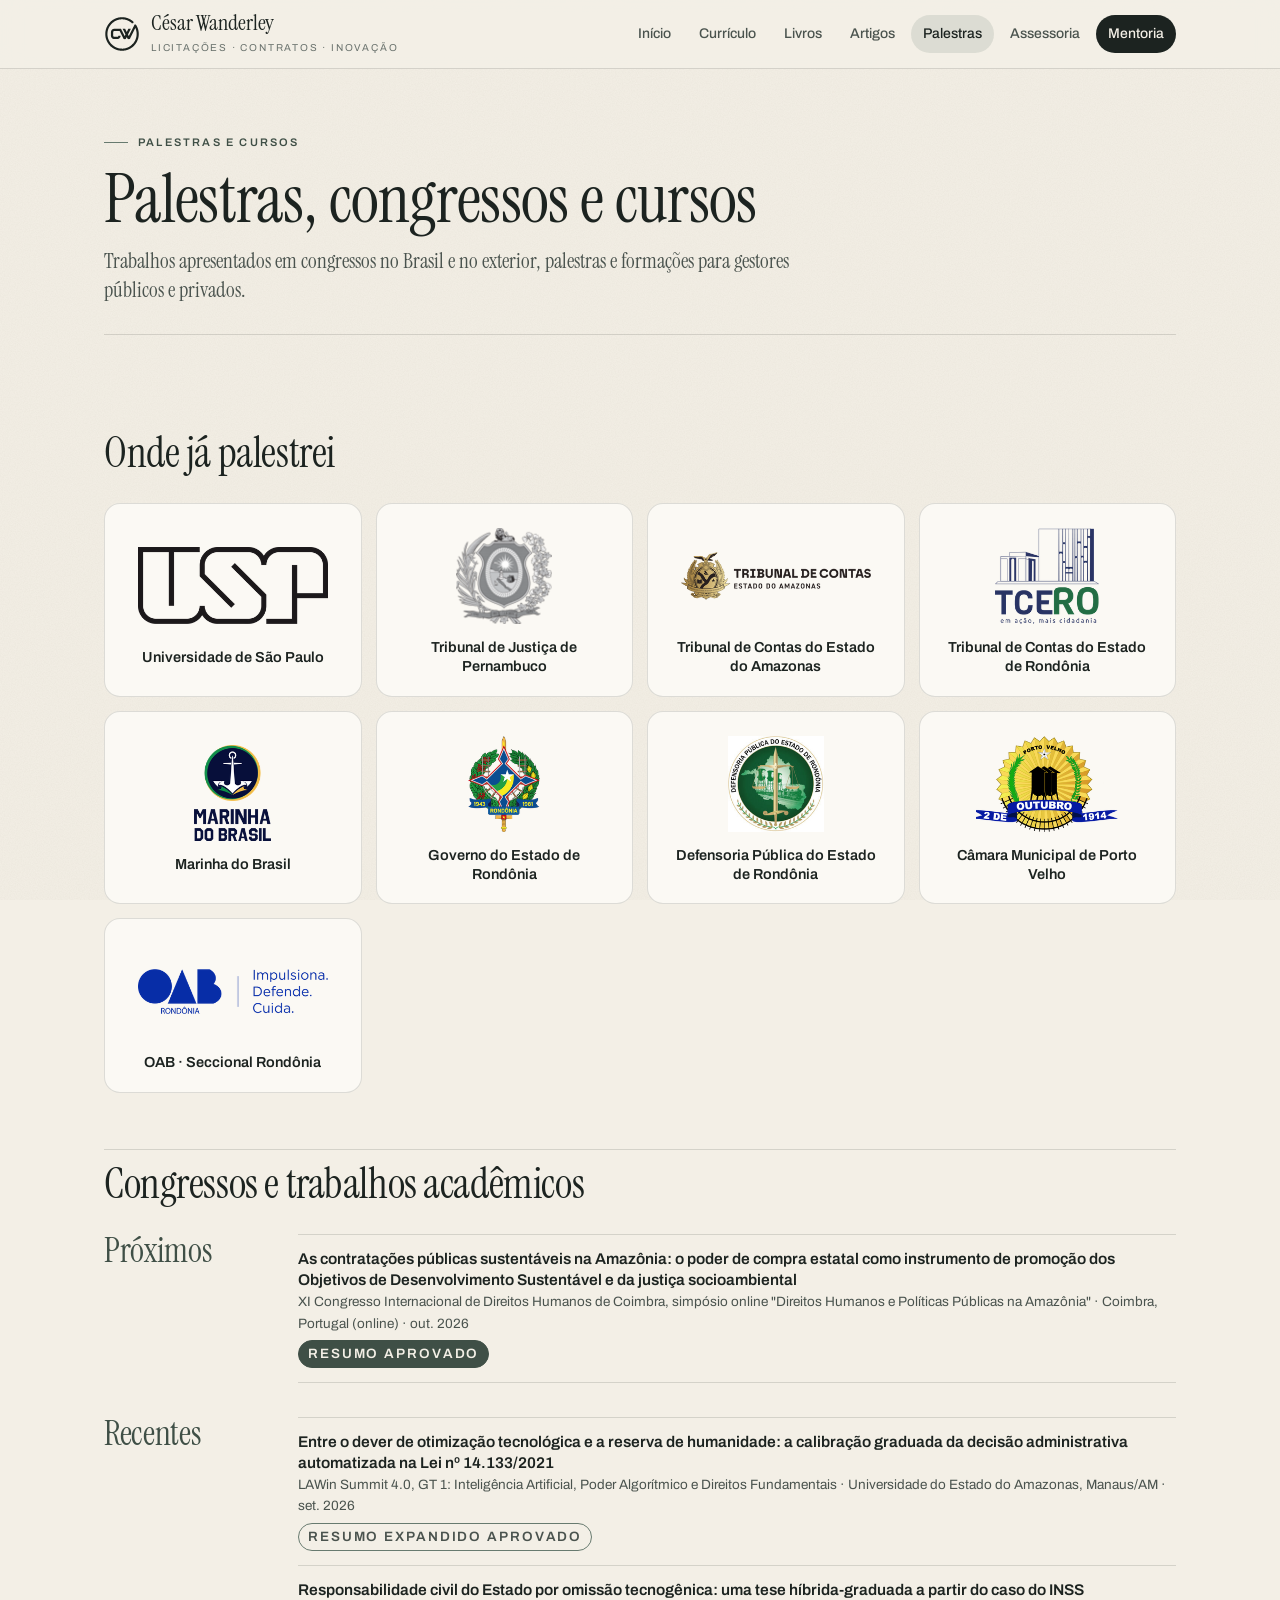
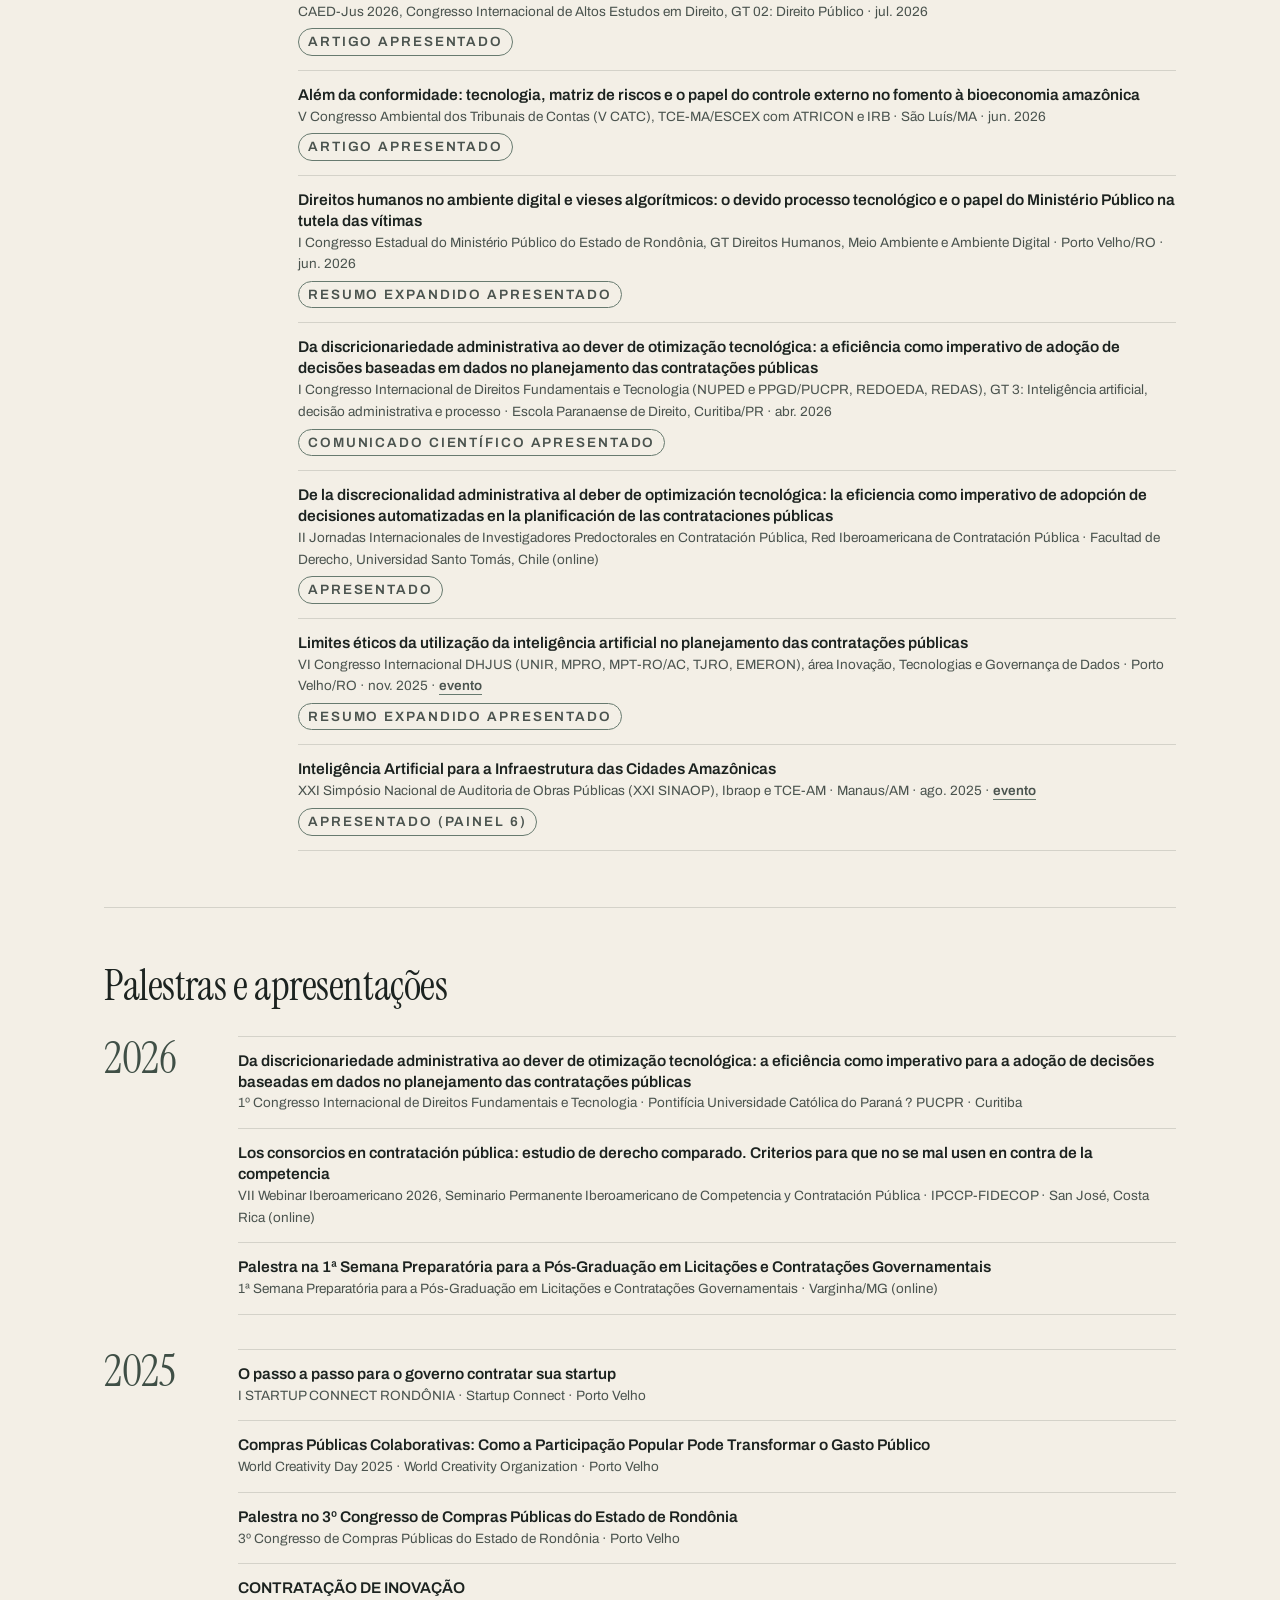
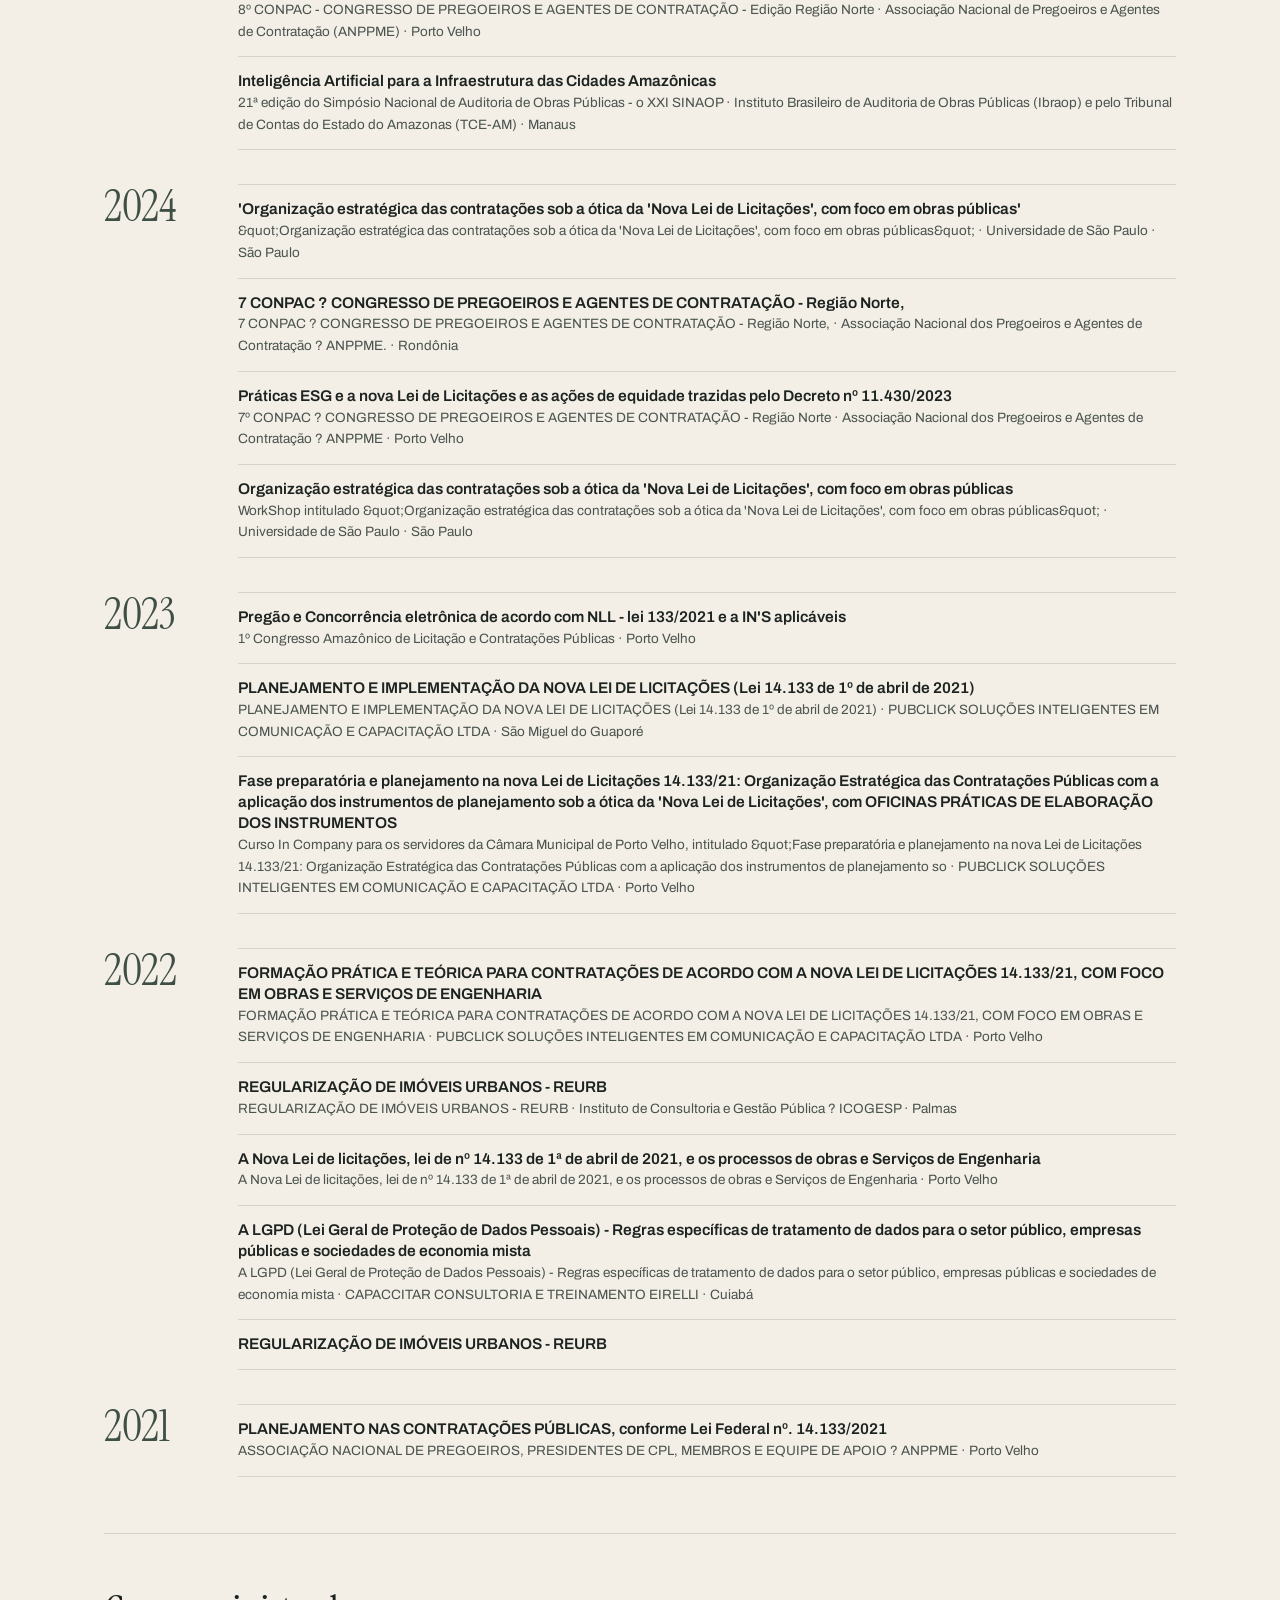
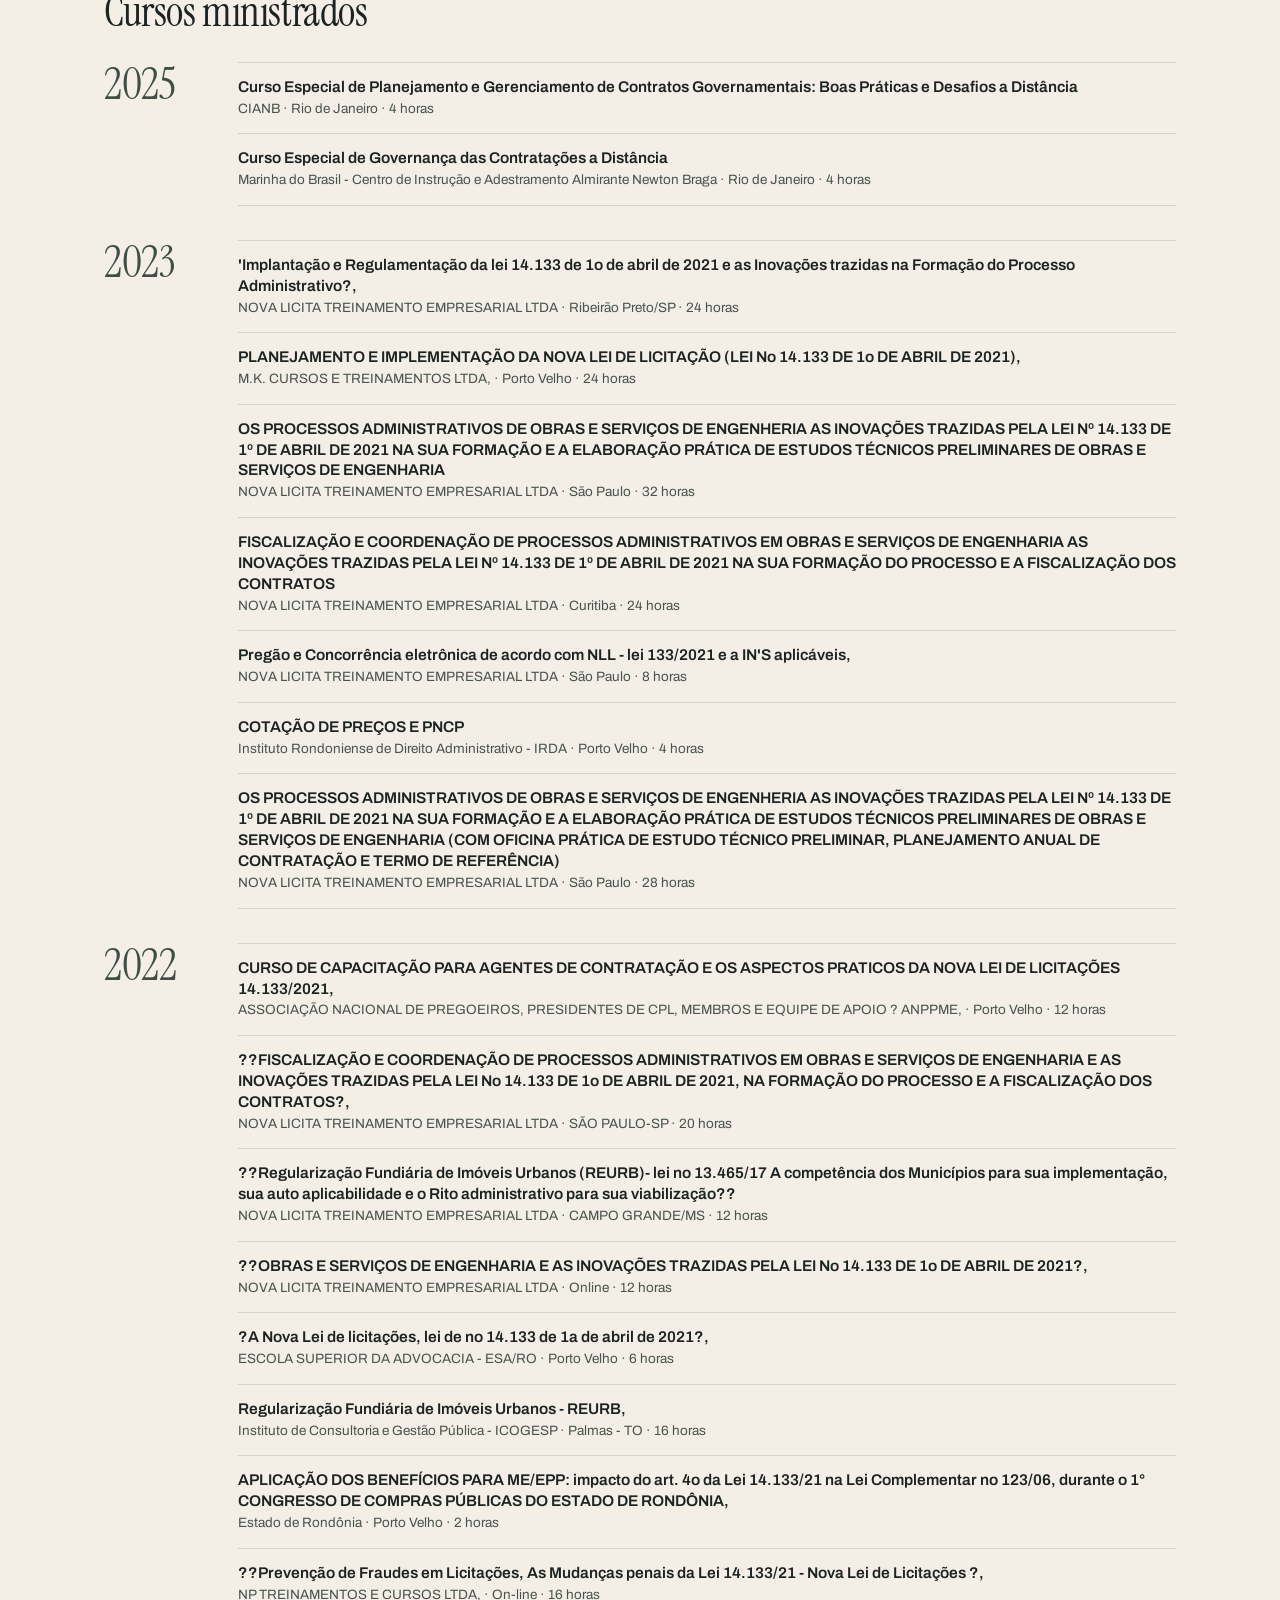
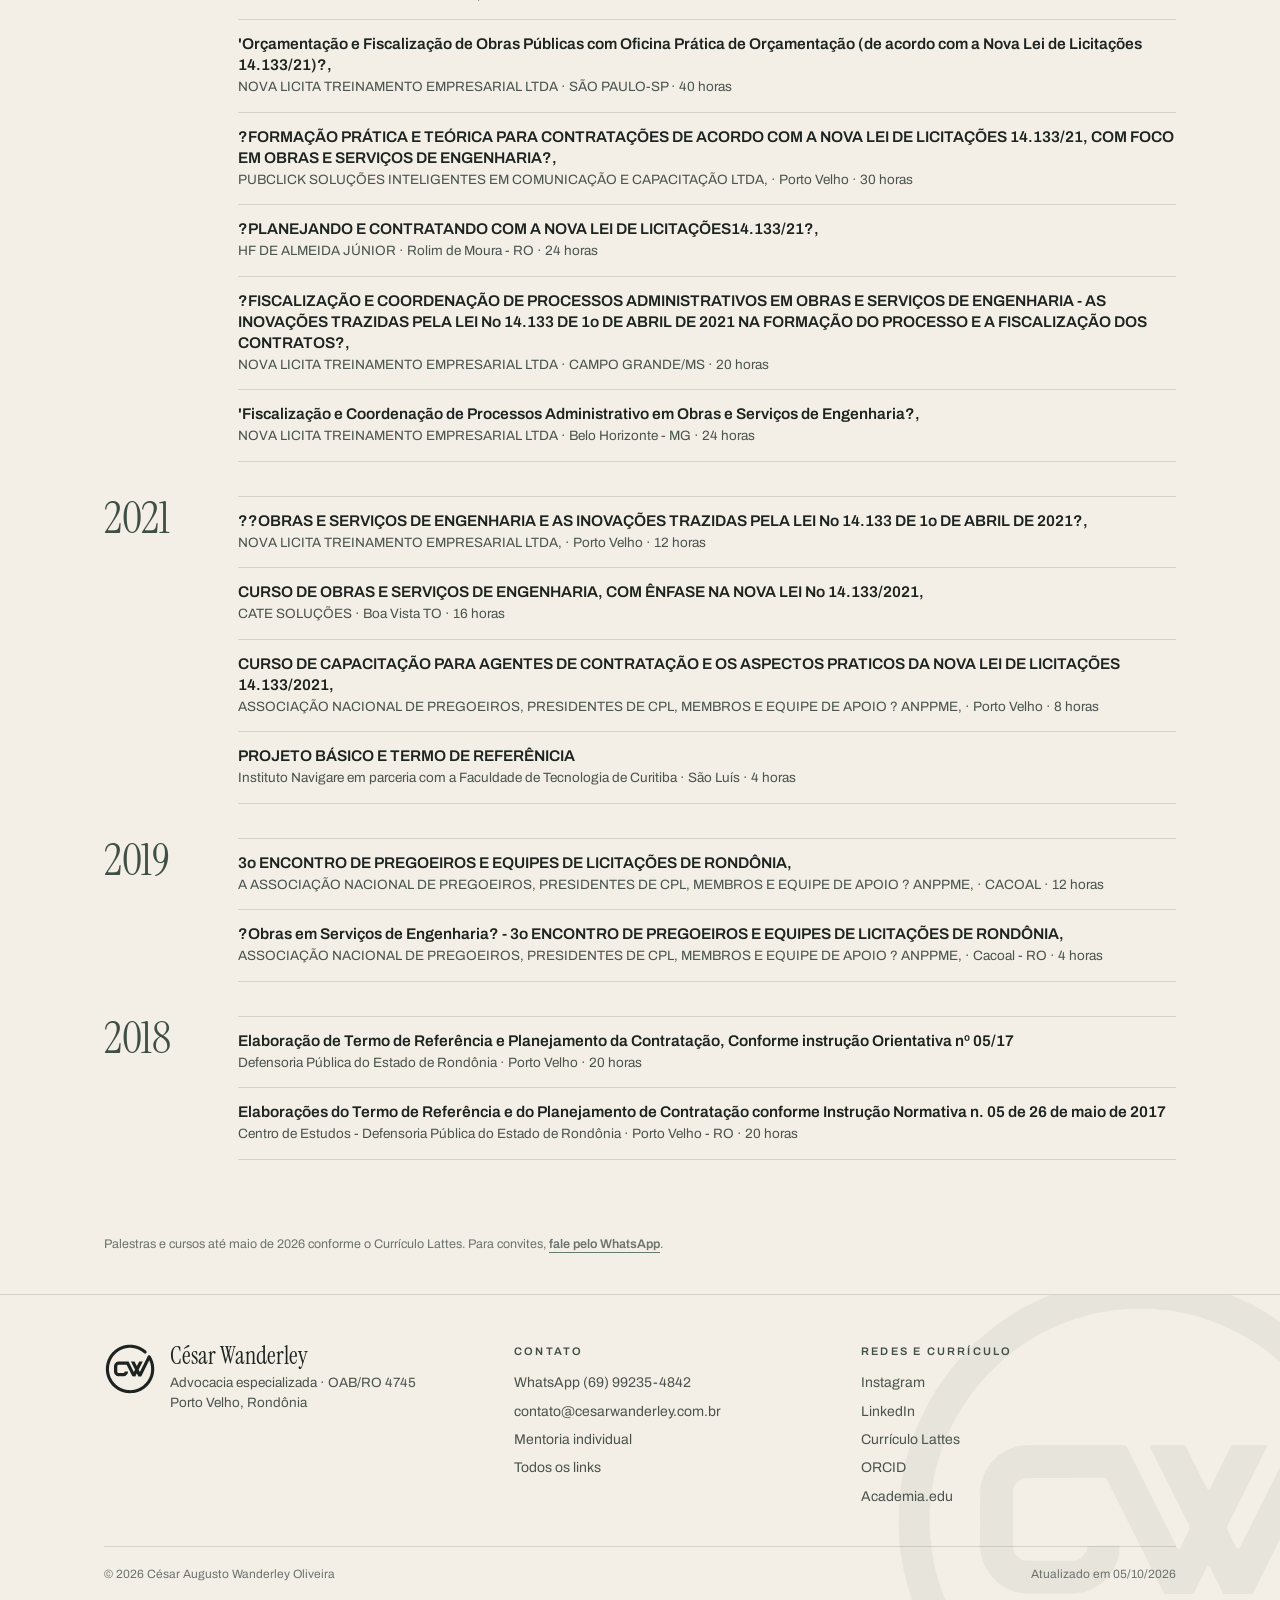
<file: palestras/index.html>
<!doctype html>
<html lang="pt-BR">
<head>
<meta charset="utf-8">
<meta name="viewport" content="width=device-width, initial-scale=1, viewport-fit=cover">
<title>Palestras · César Wanderley</title>
<meta name="description" content="Palestras, congressos e cursos ministrados por César Wanderley sobre licitações, contratos, inovação e inteligência artificial.">
<meta name="theme-color" content="#F3EFE6">
<link rel="canonical" href="https://cesarwanderley.com.br/palestras/">
<meta property="og:type" content="website">
<meta property="og:title" content="Palestras · César Wanderley">
<meta property="og:description" content="Palestras, congressos e cursos ministrados por César Wanderley sobre licitações, contratos, inovação e inteligência artificial.">
<meta property="og:url" content="https://cesarwanderley.com.br/palestras/">
<meta property="og:image" content="https://cesarwanderley.com.br/img/cesar-retrato.jpg">
<meta property="og:locale" content="pt_BR">
<link rel="icon" type="image/png" href="/img/favicon.png">
<link rel="apple-touch-icon" href="/img/apple-touch-icon.png">
<link rel="preconnect" href="https://fonts.googleapis.com">
<link rel="preconnect" href="https://fonts.gstatic.com" crossorigin>
<link href="https://fonts.googleapis.com/css2?family=Instrument+Serif:ital@0;1&family=Archivo:wght@400;500;600&display=swap" rel="stylesheet">
<link rel="stylesheet" href="/assets/estilo.css">
</head>
<body>
<a class="sr" href="#conteudo">Pular para o conteúdo</a>
<header class="topo">
  <div class="envelope">
    <a class="marca" href="/"><img src="/img/logo-cw.svg" alt="" width="36" height="36"><span><b>César Wanderley</b><small>Licitações · Contratos · Inovação</small></span></a>
    <button class="abre-menu" type="button" aria-expanded="false" aria-controls="menu" aria-label="Abrir menu"><svg class="linha" viewBox="0 0 24 24"><path d="M4 7h16M4 12h16M4 17h16"/></svg></button>
    <nav aria-label="Principal"><ul class="menu" id="menu"><li><a href="/">Início</a></li><li><a href="/curriculo/">Currículo</a></li><li><a href="/livros/">Livros</a></li><li><a href="/artigos/">Artigos</a></li><li><a href="/palestras/" aria-current="page">Palestras</a></li><li><a href="/assessoria/">Assessoria</a></li><li class="destaque"><a href="/mentoria/?origem=site">Mentoria</a></li></ul></nav>
  </div>
</header>
<main id="conteudo">

<div class="envelope">
  <header class="cab-pagina"><span class="sobre">Palestras e cursos</span><h1>Palestras, congressos e cursos</h1>
  <p>Trabalhos apresentados em congressos no Brasil e no exterior, palestras e formações para gestores públicos e privados.</p></header>
  <section class="secao"><div class="secao-cab"><h2>Onde já palestrei</h2></div><div class="instituicoes"><div class="instituicao"><div class="marca-orgao"><img src="/img/instituicoes/usp.png" alt="" loading="lazy"></div><b>Universidade de São Paulo</b></div><div class="instituicao"><div class="marca-orgao"><img src="/img/instituicoes/tjpe.png" alt="" loading="lazy"></div><b>Tribunal de Justiça de Pernambuco</b></div><div class="instituicao"><div class="marca-orgao"><img src="/img/instituicoes/tce-am.png" alt="" loading="lazy"></div><b>Tribunal de Contas do Estado do Amazonas</b></div><div class="instituicao"><div class="marca-orgao"><img src="/img/instituicoes/tce-ro.png" alt="" loading="lazy"></div><b>Tribunal de Contas do Estado de Rondônia</b></div><div class="instituicao"><div class="marca-orgao"><img src="/img/instituicoes/marinha.png" alt="" loading="lazy"></div><b>Marinha do Brasil</b></div><div class="instituicao"><div class="marca-orgao"><img src="/img/instituicoes/rondonia.png" alt="" loading="lazy"></div><b>Governo do Estado de Rondônia</b></div><div class="instituicao"><div class="marca-orgao"><img src="/img/instituicoes/dpe-ro.png" alt="" loading="lazy"></div><b>Defensoria Pública do Estado de Rondônia</b></div><div class="instituicao"><div class="marca-orgao"><img src="/img/instituicoes/camara-pvh.png" alt="" loading="lazy"></div><b>Câmara Municipal de Porto Velho</b></div><div class="instituicao"><div class="marca-orgao"><img src="/img/instituicoes/oab-ro.png" alt="" loading="lazy"></div><b>OAB · Seccional Rondônia</b></div></div></section>
  <section class="secao" style="padding-top:12px"><div class="secao-cab"><h2>Congressos e trabalhos acadêmicos</h2></div><div class="anos"><div class="ano rotulo"><h3>Próximos</h3><ul><li><b>As contratações públicas sustentáveis na Amazônia: o poder de compra estatal como instrumento de promoção dos Objetivos de Desenvolvimento Sustentável e da justiça socioambiental</b><span>XI Congresso Internacional de Direitos Humanos de Coimbra, simpósio online &quot;Direitos Humanos e Políticas Públicas na Amazônia&quot; · Coimbra, Portugal (online) · out. 2026</span><span class="selo cheio">resumo aprovado</span></li></ul></div><div class="ano rotulo"><h3>Recentes</h3><ul><li><b>Entre o dever de otimização tecnológica e a reserva de humanidade: a calibração graduada da decisão administrativa automatizada na Lei nº 14.133/2021</b><span>LAWin Summit 4.0, GT 1: Inteligência Artificial, Poder Algorítmico e Direitos Fundamentais · Universidade do Estado do Amazonas, Manaus/AM · set. 2026</span><span class="selo">resumo expandido aprovado</span></li><li><b>Responsabilidade civil do Estado por omissão tecnogênica: uma tese híbrida-graduada a partir do caso do INSS</b><span>CAED-Jus 2026, Congresso Internacional de Altos Estudos em Direito, GT 02: Direito Público · jul. 2026</span><span class="selo">artigo apresentado</span></li><li><b>Além da conformidade: tecnologia, matriz de riscos e o papel do controle externo no fomento à bioeconomia amazônica</b><span>V Congresso Ambiental dos Tribunais de Contas (V CATC), TCE-MA/ESCEX com ATRICON e IRB · São Luís/MA · jun. 2026</span><span class="selo">artigo apresentado</span></li><li><b>Direitos humanos no ambiente digital e vieses algorítmicos: o devido processo tecnológico e o papel do Ministério Público na tutela das vítimas</b><span>I Congresso Estadual do Ministério Público do Estado de Rondônia, GT Direitos Humanos, Meio Ambiente e Ambiente Digital · Porto Velho/RO · jun. 2026</span><span class="selo">resumo expandido apresentado</span></li><li><b>Da discricionariedade administrativa ao dever de otimização tecnológica: a eficiência como imperativo de adoção de decisões baseadas em dados no planejamento das contratações públicas</b><span>I Congresso Internacional de Direitos Fundamentais e Tecnologia (NUPED e PPGD/PUCPR, REDOEDA, REDAS), GT 3: Inteligência artificial, decisão administrativa e processo · Escola Paranaense de Direito, Curitiba/PR · abr. 2026</span><span class="selo">comunicado científico apresentado</span></li><li><b>De la discrecionalidad administrativa al deber de optimización tecnológica: la eficiencia como imperativo de adopción de decisiones automatizadas en la planificación de las contrataciones públicas</b><span>II Jornadas Internacionales de Investigadores Predoctorales en Contratación Pública, Red Iberoamericana de Contratación Pública · Facultad de Derecho, Universidad Santo Tomás, Chile (online)</span><span class="selo">apresentado</span></li><li><b>Limites éticos da utilização da inteligência artificial no planejamento das contratações públicas</b><span>VI Congresso Internacional DHJUS (UNIR, MPRO, MPT-RO/AC, TJRO, EMERON), área Inovação, Tecnologias e Governança de Dados · Porto Velho/RO · nov. 2025 · <a class="link" href="https://www.even3.com.br/vi_dhjus-624787/">evento</a></span><span class="selo">resumo expandido apresentado</span></li><li><b>Inteligência Artificial para a Infraestrutura das Cidades Amazônicas</b><span>XXI Simpósio Nacional de Auditoria de Obras Públicas (XXI SINAOP), Ibraop e TCE-AM · Manaus/AM · ago. 2025 · <a class="link" href="https://www.ibraop.org.br/xxi-sinaop/programacao/">evento</a></span><span class="selo">apresentado (Painel 6)</span></li></ul></div></div></section>
  <section class="secao"><div class="secao-cab"><h2>Palestras e apresentações</h2></div><div class="anos"><div class="ano"><h3>2026</h3><ul><li><b>Da discricionariedade administrativa ao dever de otimização tecnológica: a eficiência como imperativo para a adoção de decisões baseadas em dados no planejamento das contratações públicas</b><span>1º Congresso Internacional de Direitos Fundamentais e Tecnologia · Pontifícia Universidade Católica do Paraná ? PUCPR · Curitiba</span></li><li><b>Los consorcios en contratación pública: estudio de derecho comparado. Criterios para que no se mal usen en contra de la competencia</b><span>VII Webinar Iberoamericano 2026, Seminario Permanente Iberoamericano de Competencia y Contratación Pública · IPCCP-FIDECOP · San José, Costa Rica (online)</span></li><li><b>Palestra na 1ª Semana Preparatória para a Pós-Graduação em Licitações e Contratações Governamentais</b><span>1ª Semana Preparatória para a Pós-Graduação em Licitações e Contratações Governamentais · Varginha/MG (online)</span></li></ul></div><div class="ano"><h3>2025</h3><ul><li><b>O passo a passo para o governo contratar sua startup</b><span>I STARTUP CONNECT RONDÔNIA · Startup Connect · Porto Velho</span></li><li><b>Compras Públicas Colaborativas: Como a Participação Popular Pode Transformar o Gasto Público</b><span>World Creativity Day 2025 · World Creativity Organization · Porto Velho</span></li><li><b>Palestra no 3º Congresso de Compras Públicas do Estado de Rondônia</b><span>3º Congresso de Compras Públicas do Estado de Rondônia · Porto Velho</span></li><li><b>CONTRATAÇÃO DE INOVAÇÃO</b><span>8º CONPAC - CONGRESSO DE PREGOEIROS E AGENTES DE CONTRATAÇÃO - Edição Região Norte · Associação Nacional de Pregoeiros e Agentes de Contratação (ANPPME) · Porto Velho</span></li><li><b>Inteligência Artificial para a Infraestrutura das Cidades Amazônicas</b><span>21ª edição do Simpósio Nacional de Auditoria de Obras Públicas - o XXI SINAOP · Instituto Brasileiro de Auditoria de Obras Públicas (Ibraop) e pelo Tribunal de Contas do Estado do Amazonas (TCE-AM) · Manaus</span></li></ul></div><div class="ano"><h3>2024</h3><ul><li><b>&#x27;Organização estratégica das contratações sob a ótica da &#x27;Nova Lei de Licitações&#x27;, com foco em obras públicas&#x27;</b><span>&amp;quot;Organização estratégica das contratações sob a ótica da &#x27;Nova Lei de Licitações&#x27;, com foco em obras públicas&amp;quot; · Universidade de São Paulo · São Paulo</span></li><li><b>7 CONPAC ? CONGRESSO DE PREGOEIROS E AGENTES DE CONTRATAÇÃO - Região Norte,</b><span>7 CONPAC ? CONGRESSO DE PREGOEIROS E AGENTES DE CONTRATAÇÃO - Região Norte, · Associação Nacional dos Pregoeiros e Agentes de  Contratação ? ANPPME. · Rondônia</span></li><li><b>Práticas ESG e a nova Lei de Licitações e as ações de equidade trazidas pelo Decreto nº 11.430/2023</b><span>7º CONPAC ? CONGRESSO DE PREGOEIROS E AGENTES DE CONTRATAÇÃO - Região Norte · Associação Nacional dos Pregoeiros e Agentes de Contratação ? ANPPME · Porto Velho</span></li><li><b>Organização estratégica das contratações sob a ótica da &#x27;Nova Lei de Licitações&#x27;, com foco em obras públicas</b><span>WorkShop intitulado &amp;quot;Organização estratégica das contratações sob a ótica da &#x27;Nova Lei de Licitações&#x27;, com foco em obras públicas&amp;quot; · Universidade de São Paulo · São Paulo</span></li></ul></div><div class="ano"><h3>2023</h3><ul><li><b>Pregão e Concorrência eletrônica de acordo com NLL - lei 133/2021 e a IN&#x27;S aplicáveis</b><span>1º Congresso Amazônico de Licitação e Contratações Públicas · Porto Velho</span></li><li><b>PLANEJAMENTO E IMPLEMENTAÇÃO DA NOVA LEI DE LICITAÇÕES (Lei 14.133 de 1º de abril de 2021)</b><span>PLANEJAMENTO E IMPLEMENTAÇÃO DA NOVA LEI DE LICITAÇÕES (Lei 14.133 de 1º de abril de 2021) · PUBCLICK SOLUÇÕES INTELIGENTES EM COMUNICAÇÃO E CAPACITAÇÃO LTDA · São Miguel do Guaporé</span></li><li><b>Fase preparatória e planejamento na nova Lei de Licitações 14.133/21: Organização Estratégica das Contratações Públicas com a aplicação dos instrumentos de planejamento sob a ótica da &#x27;Nova Lei de Licitações&#x27;, com OFICINAS PRÁTICAS DE ELABORAÇÃO DOS INSTRUMENTOS</b><span>Curso In Company para os servidores da Câmara Municipal de Porto Velho, intitulado &amp;quot;Fase preparatória e planejamento na nova Lei de Licitações 14.133/21: Organização Estratégica das Contratações Públicas com a aplicação dos instrumentos de planejamento so · PUBCLICK SOLUÇÕES INTELIGENTES EM COMUNICAÇÃO E CAPACITAÇÃO LTDA · Porto Velho</span></li></ul></div><div class="ano"><h3>2022</h3><ul><li><b>FORMAÇÃO PRÁTICA E TEÓRICA PARA CONTRATAÇÕES DE ACORDO COM A NOVA LEI DE LICITAÇÕES 14.133/21, COM FOCO EM OBRAS E SERVIÇOS DE ENGENHARIA</b><span>FORMAÇÃO PRÁTICA E TEÓRICA PARA CONTRATAÇÕES DE ACORDO COM A NOVA LEI DE LICITAÇÕES 14.133/21, COM FOCO EM OBRAS E SERVIÇOS DE ENGENHARIA · PUBCLICK SOLUÇÕES INTELIGENTES EM COMUNICAÇÃO E CAPACITAÇÃO LTDA · Porto Velho</span></li><li><b>REGULARIZAÇÃO DE IMÓVEIS URBANOS - REURB</b><span>REGULARIZAÇÃO DE IMÓVEIS URBANOS - REURB · Instituto de Consultoria e Gestão Pública ? ICOGESP · Palmas</span></li><li><b>A Nova Lei de licitações, lei de nº 14.133 de 1ª de abril de 2021, e os processos de obras e Serviços de Engenharia</b><span>A Nova Lei de licitações, lei de nº 14.133 de 1ª de abril de 2021, e os processos de obras e Serviços de Engenharia · Porto Velho</span></li><li><b>A LGPD (Lei Geral de Proteção de Dados Pessoais) - Regras específicas de tratamento de dados para o setor público, empresas públicas e sociedades de economia mista</b><span>A LGPD (Lei Geral de Proteção de Dados Pessoais) - Regras específicas de tratamento de dados para o setor público, empresas públicas e sociedades de economia mista · CAPACCITAR CONSULTORIA E TREINAMENTO EIRELLI · Cuiabá</span></li><li><b>REGULARIZAÇÃO DE IMÓVEIS URBANOS - REURB</b><span></span></li></ul></div><div class="ano"><h3>2021</h3><ul><li><b>PLANEJAMENTO NAS CONTRATAÇÕES PÚBLICAS, conforme Lei Federal nº. 14.133/2021</b><span>ASSOCIAÇÃO NACIONAL DE PREGOEIROS, PRESIDENTES DE CPL, MEMBROS E EQUIPE DE APOIO ? ANPPME · Porto Velho</span></li></ul></div></div></section>
  <section class="secao"><div class="secao-cab"><h2>Cursos ministrados</h2></div><div class="anos"><div class="ano"><h3>2025</h3><ul><li><b>Curso Especial de Planejamento e Gerenciamento de Contratos Governamentais: Boas Práticas e Desafios a Distância</b><span>CIANB · Rio de Janeiro · 4 horas</span></li><li><b>Curso Especial de Governança das Contratações a Distância</b><span>Marinha do Brasil - Centro de Instrução e Adestramento Almirante Newton Braga · Rio de Janeiro · 4 horas</span></li></ul></div><div class="ano"><h3>2023</h3><ul><li><b>&#x27;Implantação e Regulamentação da lei 14.133 de 1o de abril de 2021 e as Inovações trazidas na Formação do Processo Administrativo?,</b><span>NOVA LICITA TREINAMENTO EMPRESARIAL LTDA · Ribeirão Preto/SP · 24 horas</span></li><li><b>PLANEJAMENTO E IMPLEMENTAÇÃO DA NOVA LEI DE LICITAÇÃO (LEI No 14.133 DE 1o DE ABRIL DE 2021),</b><span>M.K. CURSOS E TREINAMENTOS LTDA, · Porto Velho · 24 horas</span></li><li><b>OS PROCESSOS ADMINISTRATIVOS DE OBRAS E SERVIÇOS DE ENGENHERIA AS INOVAÇÕES TRAZIDAS PELA LEI Nº 14.133 DE 1º DE ABRIL DE 2021 NA SUA FORMAÇÃO E A ELABORAÇÃO PRÁTICA DE ESTUDOS TÉCNICOS PRELIMINARES DE OBRAS E SERVIÇOS DE ENGENHARIA</b><span>NOVA LICITA TREINAMENTO EMPRESARIAL LTDA · São Paulo · 32 horas</span></li><li><b>FISCALIZAÇÃO E COORDENAÇÃO DE PROCESSOS ADMINISTRATIVOS EM OBRAS E SERVIÇOS DE ENGENHARIA AS INOVAÇÕES TRAZIDAS PELA LEI Nº 14.133 DE 1º DE ABRIL DE 2021 NA SUA FORMAÇÃO DO PROCESSO E A FISCALIZAÇÃO DOS CONTRATOS</b><span>NOVA LICITA TREINAMENTO EMPRESARIAL LTDA · Curitiba · 24 horas</span></li><li><b>Pregão e Concorrência eletrônica de acordo com NLL - lei 133/2021 e a IN&#x27;S aplicáveis,</b><span>NOVA LICITA TREINAMENTO EMPRESARIAL LTDA · São Paulo · 8 horas</span></li><li><b>COTAÇÃO DE PREÇOS E PNCP</b><span>Instituto Rondoniense de Direito Administrativo - IRDA · Porto Velho · 4 horas</span></li><li><b>OS PROCESSOS ADMINISTRATIVOS DE OBRAS E SERVIÇOS DE ENGENHERIA AS INOVAÇÕES TRAZIDAS PELA LEI Nº 14.133 DE 1º DE ABRIL DE 2021 NA SUA FORMAÇÃO E A ELABORAÇÃO PRÁTICA DE ESTUDOS TÉCNICOS PRELIMINARES DE OBRAS E SERVIÇOS DE ENGENHARIA (COM OFICINA PRÁTICA DE ESTUDO TÉCNICO PRELIMINAR, PLANEJAMENTO ANUAL DE CONTRATAÇÃO E TERMO DE REFERÊNCIA)</b><span>NOVA LICITA TREINAMENTO EMPRESARIAL LTDA · São Paulo · 28 horas</span></li></ul></div><div class="ano"><h3>2022</h3><ul><li><b>CURSO DE CAPACITAÇÃO PARA AGENTES DE CONTRATAÇÃO E OS ASPECTOS PRATICOS DA NOVA LEI DE LICITAÇÕES 14.133/2021,</b><span>ASSOCIAÇÃO NACIONAL DE PREGOEIROS, PRESIDENTES DE CPL, MEMBROS E EQUIPE DE APOIO ? ANPPME, · Porto Velho · 12 horas</span></li><li><b>??FISCALIZAÇÃO E COORDENAÇÃO DE PROCESSOS ADMINISTRATIVOS EM OBRAS E SERVIÇOS DE ENGENHARIA E AS INOVAÇÕES TRAZIDAS PELA LEI No 14.133 DE 1o DE ABRIL DE 2021, NA FORMAÇÃO DO PROCESSO E A FISCALIZAÇÃO DOS CONTRATOS?,</b><span>NOVA LICITA TREINAMENTO EMPRESARIAL LTDA · SÃO PAULO-SP · 20 horas</span></li><li><b>??Regularização Fundiária de Imóveis Urbanos (REURB)- lei no 13.465/17 A competência dos Municípios para sua implementação, sua auto aplicabilidade e o Rito administrativo para sua viabilização??</b><span>NOVA LICITA TREINAMENTO EMPRESARIAL LTDA · CAMPO GRANDE/MS · 12 horas</span></li><li><b>??OBRAS E SERVIÇOS DE ENGENHARIA E AS INOVAÇÕES TRAZIDAS PELA LEI No 14.133 DE 1o DE ABRIL DE 2021?,</b><span>NOVA LICITA TREINAMENTO EMPRESARIAL LTDA · Online · 12 horas</span></li><li><b>?A Nova Lei de licitações, lei de no 14.133 de 1a de abril de 2021?,</b><span>ESCOLA SUPERIOR DA ADVOCACIA - ESA/RO · Porto Velho · 6 horas</span></li><li><b>Regularização Fundiária de Imóveis Urbanos - REURB,</b><span>Instituto de Consultoria e Gestão Pública - ICOGESP · Palmas - TO · 16 horas</span></li><li><b>APLICAÇÃO DOS BENEFÍCIOS PARA ME/EPP: impacto do art. 4o da Lei 14.133/21 na Lei Complementar no 123/06, durante o 1° CONGRESSO DE COMPRAS PÚBLICAS DO ESTADO DE RONDÔNIA,</b><span>Estado de Rondônia · Porto Velho · 2 horas</span></li><li><b>??Prevenção de Fraudes em Licitações, As Mudanças penais da Lei 14.133/21 - Nova Lei de Licitações ?,</b><span>NP TREINAMENTOS E CURSOS LTDA, · On-line · 16 horas</span></li><li><b>&#x27;Orçamentação e Fiscalização de Obras Públicas com Oficina Prática de Orçamentação (de acordo com a Nova Lei de Licitações 14.133/21)?,</b><span>NOVA LICITA TREINAMENTO EMPRESARIAL LTDA · SÃO PAULO-SP · 40 horas</span></li><li><b>?FORMAÇÃO PRÁTICA E TEÓRICA PARA CONTRATAÇÕES DE ACORDO COM A NOVA LEI DE LICITAÇÕES 14.133/21, COM FOCO EM OBRAS E SERVIÇOS DE ENGENHARIA?,</b><span>PUBCLICK SOLUÇÕES INTELIGENTES EM COMUNICAÇÃO E CAPACITAÇÃO LTDA, · Porto Velho · 30 horas</span></li><li><b>?PLANEJANDO E CONTRATANDO COM A NOVA LEI DE LICITAÇÕES14.133/21?,</b><span>HF DE ALMEIDA JÚNIOR · Rolim de Moura - RO · 24 horas</span></li><li><b>?FISCALIZAÇÃO E COORDENAÇÃO DE PROCESSOS ADMINISTRATIVOS EM OBRAS E SERVIÇOS DE ENGENHARIA - AS INOVAÇÕES TRAZIDAS PELA LEI No 14.133 DE 1o DE ABRIL DE 2021 NA FORMAÇÃO DO PROCESSO E A FISCALIZAÇÃO DOS CONTRATOS?,</b><span>NOVA LICITA TREINAMENTO EMPRESARIAL LTDA · CAMPO GRANDE/MS · 20 horas</span></li><li><b>&#x27;Fiscalização e Coordenação de Processos Administrativo em Obras e Serviços de Engenharia?,</b><span>NOVA LICITA TREINAMENTO EMPRESARIAL LTDA · Belo Horizonte - MG · 24 horas</span></li></ul></div><div class="ano"><h3>2021</h3><ul><li><b>??OBRAS E SERVIÇOS DE ENGENHARIA E AS INOVAÇÕES TRAZIDAS PELA LEI No 14.133 DE 1o DE ABRIL DE 2021?,</b><span>NOVA LICITA TREINAMENTO EMPRESARIAL LTDA, · Porto Velho · 12 horas</span></li><li><b>CURSO DE OBRAS E SERVIÇOS DE ENGENHARIA, COM ÊNFASE NA NOVA LEI No 14.133/2021,</b><span>CATE SOLUÇÕES · Boa Vista TO · 16 horas</span></li><li><b>CURSO DE CAPACITAÇÃO PARA AGENTES DE CONTRATAÇÃO E OS ASPECTOS PRATICOS DA NOVA LEI DE LICITAÇÕES 14.133/2021,</b><span>ASSOCIAÇÃO NACIONAL DE PREGOEIROS, PRESIDENTES DE CPL, MEMBROS E EQUIPE DE APOIO ? ANPPME, · Porto Velho · 8 horas</span></li><li><b>PROJETO BÁSICO E TERMO DE REFERÊNICIA</b><span>Instituto Navigare em parceria com a Faculdade de Tecnologia de Curitiba · São Luís · 4 horas</span></li></ul></div><div class="ano"><h3>2019</h3><ul><li><b>3o ENCONTRO DE PREGOEIROS E EQUIPES DE LICITAÇÕES DE RONDÔNIA,</b><span>A ASSOCIAÇÃO NACIONAL DE PREGOEIROS, PRESIDENTES DE CPL, MEMBROS E EQUIPE DE APOIO ? ANPPME, · CACOAL · 12 horas</span></li><li><b>?Obras em Serviços de Engenharia?  - 3o ENCONTRO DE PREGOEIROS E EQUIPES DE LICITAÇÕES DE RONDÔNIA,</b><span>ASSOCIAÇÃO NACIONAL DE PREGOEIROS, PRESIDENTES DE CPL, MEMBROS E EQUIPE DE APOIO ? ANPPME, · Cacoal - RO · 4 horas</span></li></ul></div><div class="ano"><h3>2018</h3><ul><li><b>Elaboração de Termo de Referência e Planejamento da Contratação, Conforme instrução Orientativa nº 05/17</b><span>Defensoria Pública do Estado de Rondônia · Porto Velho · 20 horas</span></li><li><b>Elaborações do Termo de Referência e do Planejamento de Contratação conforme Instrução Normativa n. 05 de 26 de maio de 2017</b><span>Centro de Estudos - Defensoria Pública do Estado de Rondônia · Porto Velho - RO · 20 horas</span></li></ul></div></div></section>
  <p class="nota-oab">Palestras e cursos até maio de 2026 conforme o Currículo Lattes. Para convites, <a class="link" data-wa="Olá, Prof. César! Gostaria de conversar sobre uma palestra ou curso." href="https://wa.me/5569992354842">fale pelo WhatsApp</a>.</p>
</div>
</main>
<footer class="rodape">
  <div class="envelope">
    <div class="assinatura">
      <img src="/img/logo-cw.svg" alt="" width="52" height="52">
      <p><b>César Wanderley</b>Advocacia especializada · OAB/RO 4745<br>Porto Velho, Rondônia</p>
    </div>
    <div>
      <h4>Contato</h4>
      <ul>
        <li><a data-wa="Olá, Prof. César! Vim pelo site e gostaria de conversar." href="https://wa.me/5569992354842">WhatsApp (69) 99235-4842</a></li>
        <li><a href="mailto:contato@cesarwanderley.com.br">contato@cesarwanderley.com.br</a></li>
        <li><a href="/mentoria/?origem=site">Mentoria individual</a></li>
        <li><a href="/links/">Todos os links</a></li>
      </ul>
    </div>
    <div>
      <h4>Redes e currículo</h4>
      <ul>
        <li><a href="https://www.instagram.com/prof.cesarwanderley/">Instagram</a></li>
        <li><a href="https://www.linkedin.com/in/cesarwanderley/">LinkedIn</a></li>
        <li><a href="https://lattes.cnpq.br/1938187210200091">Currículo Lattes</a></li>
        <li><a href="https://orcid.org/0000-0001-9436-948X">ORCID</a></li>
        <li><a href="https://pucar.academia.edu/C%C3%A9sarWanderleyOliveira">Academia.edu</a></li>
      </ul>
    </div>
    <div class="fim"><span>© 2026 César Augusto Wanderley Oliveira</span><span>Atualizado em 05/10/2026</span></div>
  </div>
</footer>
<script src="/assets/site.js" defer></script>
</body>
</html>
</file>
<file: assets/estilo.css>
:root{
  --papel:#F3EFE6;
  --papel-2:#EAE4D7;
  --branco:#FBF9F4;
  --tinta:#1C2320;
  --tinta-2:#4A534E;
  --tinta-3:#6B736E;
  --salvia:#677A6F;
  --salvia-escura:#3F4F46;
  --filete:rgba(28,35,32,.14);
  --serif:"Instrument Serif","Palatino Linotype","Book Antiqua",Palatino,Georgia,serif;
  --sans:"Archivo",Arimo,"Helvetica Neue",Arial,sans-serif;
  --largura:1120px;
}
*{box-sizing:border-box;margin:0;padding:0}
html{-webkit-text-size-adjust:100%;scroll-behavior:smooth}
body{
  min-height:100vh;background:var(--papel);color:var(--tinta);
  font-family:var(--sans);font-size:16px;line-height:1.6;overflow-x:hidden;-webkit-font-smoothing:antialiased;
}
body::before{
  content:"";position:fixed;inset:0;pointer-events:none;z-index:0;opacity:.32;mix-blend-mode:multiply;
  background-image:url("data:image/svg+xml,%3Csvg xmlns='http://www.w3.org/2000/svg' width='180' height='180'%3E%3Cfilter id='n'%3E%3CfeTurbulence type='fractalNoise' baseFrequency='.85' numOctaves='3' stitchTiles='stitch'/%3E%3CfeColorMatrix values='0 0 0 0 .35 0 0 0 0 .3 0 0 0 0 .22 0 0 0 .22 0'/%3E%3C/filter%3E%3Crect width='100%25' height='100%25' filter='url(%23n)'/%3E%3C/svg%3E");
}
img{max-width:100%;display:block}
a{color:inherit}
.envelope{position:relative;z-index:1;max-width:var(--largura);margin:0 auto;padding:0 24px}
.sr{position:absolute;width:1px;height:1px;overflow:hidden;clip:rect(0 0 0 0)}

/* ---------- cabeçalho ---------- */
.topo{position:sticky;top:0;z-index:20;background:rgba(243,239,230,.88);backdrop-filter:blur(10px);-webkit-backdrop-filter:blur(10px);border-bottom:1px solid var(--filete)}
.topo .envelope{display:flex;align-items:center;justify-content:space-between;gap:20px;height:68px}
.marca{display:flex;align-items:center;gap:11px;text-decoration:none}
.marca img{width:36px;height:36px}
.marca b{font-family:var(--serif);font-weight:400;font-size:22px;line-height:1;letter-spacing:-.005em}
.marca small{display:block;font-size:10px;letter-spacing:.18em;text-transform:uppercase;color:var(--tinta-3);margin-top:3px}
.menu{display:flex;align-items:center;gap:4px;list-style:none}
.menu a{display:block;text-decoration:none;font-size:14px;font-weight:500;padding:8px 12px;border-radius:999px;color:var(--tinta-2);transition:background .2s ease,color .2s ease}
.menu a:hover{background:rgba(103,122,111,.12);color:var(--tinta)}
.menu a[aria-current="page"]{color:var(--tinta);background:rgba(103,122,111,.16)}
.menu .destaque a{background:var(--tinta);color:var(--papel)}
.menu .destaque a:hover{background:var(--salvia-escura);color:var(--papel)}
@media (max-width:520px){.marca small{display:none}.marca b{font-size:20px}}
.abre-menu{display:none;background:none;border:1px solid var(--filete);border-radius:10px;width:44px;height:40px;cursor:pointer;color:var(--tinta)}
.abre-menu svg{width:20px;height:20px;margin:auto}
@media (max-width:900px){
  .abre-menu{display:grid;place-items:center}
  .menu{position:absolute;top:68px;left:0;right:0;flex-direction:column;align-items:stretch;gap:0;padding:8px 16px 16px;background:var(--papel);border-bottom:1px solid var(--filete);display:none}
  .menu.aberto{display:flex}
  .menu a{border-radius:10px;padding:12px 12px;font-size:16px}
}

/* ---------- tipografia comum ---------- */
.sobre{display:inline-flex;align-items:center;gap:10px;font-size:11px;letter-spacing:.2em;text-transform:uppercase;font-weight:600;color:var(--salvia-escura)}
.sobre::before{content:"";width:24px;height:1px;background:var(--salvia)}
h1,h2,h3{font-family:var(--serif);font-weight:400;letter-spacing:-.01em}
.cab-pagina{padding:56px 0 30px;border-bottom:1px solid var(--filete);margin-bottom:40px}
.cab-pagina h1{font-size:clamp(40px,7vw,68px);line-height:1;margin:14px 0 14px}
.cab-pagina p{font-family:var(--serif);font-size:21px;line-height:1.35;color:var(--tinta-2);max-width:720px}
.secao{padding:56px 0}
.secao + .secao{border-top:1px solid var(--filete)}
.secao-cab{display:flex;align-items:flex-end;justify-content:space-between;gap:20px;margin-bottom:28px}
.secao-cab h2{font-size:clamp(30px,4.4vw,42px);line-height:1.05}
.secao-cab a{font-size:14px;font-weight:600;text-decoration:none;border-bottom:1px solid var(--salvia);white-space:nowrap}
.texto{font-family:var(--serif);font-size:19px;line-height:1.6;max-width:760px}
.texto p + p{margin-top:14px}

.botao{display:inline-flex;align-items:center;gap:12px;text-decoration:none;background:var(--tinta);color:var(--papel);border-radius:14px;padding:14px 20px;font-weight:600;font-size:15px;border:0;cursor:pointer;transition:transform .2s ease,background .2s ease}
.botao:hover{transform:translateY(-2px);background:var(--salvia-escura)}
.botao .seta{font-family:var(--serif);font-size:22px;font-weight:400;line-height:1}
.botao-claro{display:inline-flex;align-items:center;gap:10px;text-decoration:none;border:1px solid var(--tinta);color:var(--tinta);border-radius:14px;padding:13px 18px;font-weight:600;font-size:15px;transition:background .2s ease}
.botao-claro:hover{background:rgba(103,122,111,.12)}
.link{font-weight:600;text-decoration:none;border-bottom:1px solid var(--salvia);padding-bottom:1px}
.link:hover{border-color:var(--tinta)}
.selo{display:inline-block;font-size:10px;letter-spacing:.14em;text-transform:uppercase;font-weight:600;color:var(--salvia-escura);border:1px solid var(--salvia);border-radius:999px;padding:2px 9px;white-space:nowrap}
.selo.cheio{background:var(--salvia-escura);border-color:var(--salvia-escura);color:var(--papel)}

/* ---------- início ---------- */
.heroi{display:grid;grid-template-columns:1.15fr .85fr;gap:48px;align-items:center;padding:64px 0 56px}
.heroi h1{font-size:clamp(46px,7.4vw,86px);line-height:.95;margin:16px 0 18px}
.heroi h1 em{color:var(--salvia-escura)}
.heroi .lead{font-family:var(--serif);font-size:23px;line-height:1.35;color:var(--tinta-2);max-width:560px}
.heroi .acoes{display:flex;flex-wrap:wrap;gap:12px;margin-top:28px}
.heroi .papeis{display:flex;flex-wrap:wrap;gap:7px;margin-top:22px}
.heroi .papeis span{font-size:12.5px;border:1px solid var(--filete);border-radius:999px;padding:5px 12px;background:rgba(255,255,255,.4);color:var(--tinta-2)}
.retrato-grande{position:relative;justify-self:center;width:min(100%,400px)}
.retrato-grande img{width:100%;aspect-ratio:4/5;object-fit:cover;border-radius:200px 200px 16px 16px;filter:saturate(.92)}
.retrato-grande::before{content:"";position:absolute;inset:-12px -12px 12px 12px;border:1px solid var(--salvia);border-radius:210px 210px 18px 18px;z-index:-1}
.retrato-grande figcaption{position:absolute;left:-22px;bottom:26px;background:var(--branco);border:1px solid var(--filete);border-radius:14px;padding:12px 16px;box-shadow:0 18px 40px -26px rgba(28,35,32,.6);font-size:13px;line-height:1.35}
.retrato-grande figcaption b{display:block;font-family:var(--serif);font-weight:400;font-size:26px;color:var(--salvia-escura)}
@media (max-width:860px){
  .heroi{grid-template-columns:1fr;gap:40px;padding:40px 0}
  .retrato-grande{width:min(80%,330px)}
  .retrato-grande figcaption{left:-10px}
}

.numeros{display:grid;grid-template-columns:repeat(4,1fr);border:1px solid var(--filete);border-radius:18px;overflow:hidden;background:var(--filete);gap:1px}
.numeros div{background:var(--branco);padding:20px 22px}
.numeros b{display:block;font-family:var(--serif);font-weight:400;font-size:40px;line-height:1;color:var(--salvia-escura)}
.numeros span{font-size:13px;color:var(--tinta-2)}
@media (max-width:760px){.numeros{grid-template-columns:1fr 1fr}}

/* estante horizontal */
.estante{display:grid;grid-auto-flow:column;grid-auto-columns:minmax(150px,1fr);gap:22px;overflow-x:auto;scroll-snap-type:x mandatory;padding:10px 4px 26px;scrollbar-width:thin}
.estante a{scroll-snap-align:start;text-decoration:none;display:flex;flex-direction:column;gap:9px}
.mini-capa{position:relative;aspect-ratio:2/3;border-radius:2px 5px 5px 2px;overflow:hidden;background:var(--papel-2);box-shadow:1px 1px 0 rgba(0,0,0,.2),8px 12px 20px -10px rgba(28,35,32,.55);transition:transform .35s cubic-bezier(.2,.7,.2,1)}
.mini-capa img{width:100%;height:100%;object-fit:cover}
.mini-capa::before{content:"";position:absolute;inset:0;pointer-events:none;background:linear-gradient(90deg,rgba(0,0,0,.35) 0,rgba(255,255,255,.18) 2.5%,transparent 7%)}
.estante a:hover .mini-capa{transform:translateY(-6px)}
.estante b{font-family:var(--serif);font-weight:400;font-size:16px;line-height:1.15}
.estante small{font-size:12px;color:var(--tinta-3)}
.capa-tipografica{display:flex;flex-direction:column;justify-content:space-between;height:100%;padding:18px 14px;background:linear-gradient(160deg,#EAE4D7,#D9D1C0);border:1px solid rgba(28,35,32,.15)}
.capa-tipografica strong{font-family:var(--serif);font-weight:400;font-size:22px;line-height:1.05;color:var(--tinta)}
.capa-tipografica span{font-size:10px;letter-spacing:.16em;text-transform:uppercase;color:var(--salvia-escura)}

/* chamadas */
.chamadas{display:grid;grid-template-columns:1fr 1fr;gap:18px}
.chamada{position:relative;display:flex;flex-direction:column;gap:12px;text-decoration:none;border:1px solid var(--filete);border-radius:20px;padding:28px;background:var(--branco);transition:transform .25s ease,box-shadow .25s ease;overflow:hidden}
.chamada:hover{transform:translateY(-3px);box-shadow:0 26px 50px -34px rgba(28,35,32,.6)}
.chamada h3{font-size:34px;line-height:1}
.chamada p{color:var(--tinta-2);font-size:15px}
.chamada .link{align-self:flex-start;margin-top:auto}
.chamada.escura{background:var(--tinta);color:var(--papel);border-color:var(--tinta)}
.chamada.escura p{color:rgba(243,239,230,.75)}
.chamada.escura .link{border-color:var(--salvia)}
@media (max-width:760px){.chamadas{grid-template-columns:1fr}}

/* lista de textos */
.lista-textos{list-style:none;border-top:1px solid var(--filete)}
.lista-textos li{display:grid;grid-template-columns:120px 1fr auto;gap:6px 24px;align-items:baseline;padding:20px 0;border-bottom:1px solid var(--filete)}
.lista-textos time{font-size:13px;color:var(--tinta-3);font-variant-numeric:tabular-nums}
.lista-textos h3{font-size:23px;line-height:1.2}
.lista-textos h3 a{text-decoration:none}
.lista-textos h3 a:hover{text-decoration:underline;text-decoration-color:var(--salvia);text-underline-offset:4px}
.lista-textos .meta{grid-column:2;font-size:13.5px;color:var(--tinta-2)}
.lista-textos .meta em{font-style:normal;font-weight:600;color:var(--salvia-escura)}
.lista-textos .acoes{grid-column:3;grid-row:1 / span 2;display:flex;gap:8px;flex-wrap:wrap;justify-content:flex-end}
.lista-textos .acoes a{font-size:12.5px;font-weight:600;text-decoration:none;border:1px solid var(--filete);border-radius:999px;padding:5px 12px;white-space:nowrap}
.lista-textos .acoes a:hover{border-color:var(--salvia);background:rgba(103,122,111,.08)}
.lista-textos .repub{grid-column:2;font-size:12.5px;color:var(--tinta-3)}
.lista-textos .repub a{color:var(--tinta-2)}
@media (max-width:760px){
  .lista-textos li{grid-template-columns:1fr}
  .lista-textos .meta,.lista-textos .repub{grid-column:1}
  .lista-textos .acoes{grid-column:1;grid-row:auto;justify-content:flex-start;margin-top:6px}
}

.filtros{display:flex;flex-wrap:wrap;gap:8px;margin-bottom:26px}
.filtros button{font:inherit;font-size:13.5px;font-weight:500;cursor:pointer;border:1px solid var(--filete);background:rgba(255,255,255,.45);color:var(--tinta-2);border-radius:999px;padding:7px 14px;transition:all .2s ease}
.filtros button:hover{border-color:var(--salvia)}
.filtros button[aria-pressed="true"]{background:var(--tinta);color:var(--papel);border-color:var(--tinta)}

/* fichas de livro */
.fichas{display:grid;gap:26px}
.ficha-livro{display:grid;grid-template-columns:170px 1fr;gap:28px;padding:28px;border:1px solid var(--filete);border-radius:20px;background:var(--branco)}
.ficha-livro .mini-capa{width:170px}
.ficha-livro h3{font-size:30px;line-height:1.05}
.ficha-livro .subt{font-family:var(--serif);font-style:italic;font-size:18px;color:var(--tinta-2);margin-top:4px}
.ficha-livro .dados{display:flex;flex-wrap:wrap;gap:6px 16px;font-size:13px;color:var(--tinta-3);margin:12px 0 14px}
.ficha-livro .dados b{color:var(--tinta-2);font-weight:600}
.ficha-livro p.sinopse{font-size:15px;color:var(--tinta-2);max-width:680px}
.ficha-livro .caps{list-style:none;margin:6px 0 4px;border-left:2px solid var(--salvia);padding-left:14px}
.ficha-livro .caps li{font-family:var(--serif);font-size:18px;line-height:1.3;margin-bottom:6px}
.ficha-livro .caps li small{font-family:var(--sans);font-size:12px;color:var(--tinta-3);margin-left:6px}
.ficha-livro .rodape-ficha{display:flex;flex-wrap:wrap;align-items:center;gap:12px;margin-top:18px}
@media (max-width:640px){
  .ficha-livro{grid-template-columns:1fr;padding:22px}
  .ficha-livro .mini-capa{width:140px}
}

/* currículo */
.bio-oficial{font-family:var(--serif);font-size:20px;line-height:1.6;max-width:820px}
.bio-oficial::first-letter{font-size:3.4em;float:left;line-height:.8;padding:8px 10px 0 0;color:var(--salvia-escura)}
.duas-colunas{display:grid;grid-template-columns:1fr 1fr;gap:40px}
@media (max-width:820px){.duas-colunas{grid-template-columns:1fr}}
.linha-tempo{list-style:none;border-left:1px solid var(--salvia);padding-left:22px}
.linha-tempo li{position:relative;padding-bottom:20px}
.linha-tempo li::before{content:"";position:absolute;left:-27px;top:8px;width:9px;height:9px;border-radius:50%;background:var(--papel);border:1.5px solid var(--salvia-escura)}
.linha-tempo b{display:block;font-weight:600;font-size:15.5px;line-height:1.35}
.linha-tempo span{display:block;font-size:13.5px;color:var(--tinta-2)}
.linha-tempo time{font-size:12px;letter-spacing:.08em;color:var(--tinta-3)}

/* eventos */
.anos{display:grid;gap:34px}
.ano{display:grid;grid-template-columns:110px 1fr;gap:24px}
.ano > h3{font-size:44px;line-height:1;color:var(--salvia-escura);position:sticky;top:90px;align-self:start}
.ano > *{min-width:0}
.ano ul{list-style:none;border-top:1px solid var(--filete)}
.ano li{overflow-wrap:anywhere}
.ano li span.selo{display:inline-block;white-space:normal}
.ano li{padding:14px 0;border-bottom:1px solid var(--filete)}
.ano li b{display:block;font-weight:600;font-size:15.5px;line-height:1.35}
.ano li span{display:block;font-size:13.5px;color:var(--tinta-2)}
.ano li .selo{margin-top:6px}
@media (max-width:640px){.ano{grid-template-columns:1fr;gap:8px}.ano > h3{position:static;font-size:34px}}

/* redes */
.redes-grade{display:grid;grid-template-columns:repeat(3,1fr);gap:16px}
.rede{display:flex;flex-direction:column;gap:10px;text-decoration:none;border:1px solid var(--filete);border-radius:18px;padding:22px;background:var(--branco);transition:border-color .2s ease,transform .2s ease}
.rede:hover{border-color:var(--salvia);transform:translateY(-2px)}
.rede svg{width:28px;height:28px;color:var(--salvia-escura)}
.rede b{font-family:var(--serif);font-weight:400;font-size:24px;line-height:1}
.rede span{font-size:13.5px;color:var(--tinta-2)}
@media (max-width:760px){.redes-grade{grid-template-columns:1fr}}
svg.linha{fill:none;stroke:currentColor;stroke-width:1.6;stroke-linecap:round;stroke-linejoin:round}

/* assessoria */
.areas{display:grid;grid-template-columns:repeat(3,1fr);gap:1px;background:var(--filete);border:1px solid var(--filete);border-radius:20px;overflow:hidden}
.areas div{background:var(--branco);padding:24px}
.areas h3{font-size:24px;line-height:1.1;margin-bottom:8px}
.areas p{font-size:14.5px;color:var(--tinta-2)}
@media (max-width:860px){.areas{grid-template-columns:1fr 1fr}}
@media (max-width:560px){.areas{grid-template-columns:1fr}}
.nota-oab{font-size:12.5px;color:var(--tinta-3);margin-top:18px;max-width:760px}

/* rodapé */
.rodape{position:relative;z-index:1;border-top:1px solid var(--filete);margin-top:40px;padding:48px 0 36px;overflow:hidden}
.rodape::after{content:"";position:absolute;right:-120px;bottom:-160px;width:520px;height:520px;background:url(../img/logo-cw-salvia.svg) center/contain no-repeat;opacity:.06;pointer-events:none}
.rodape .envelope{display:grid;grid-template-columns:1.2fr 1fr 1fr;gap:32px}
.rodape h4{font-size:11px;letter-spacing:.2em;text-transform:uppercase;font-weight:600;margin-bottom:12px;color:var(--salvia-escura)}
.rodape ul{list-style:none}
.rodape li{margin-bottom:6px;font-size:14px}
.rodape li a{text-decoration:none;color:var(--tinta-2)}
.rodape li a:hover{color:var(--tinta);text-decoration:underline;text-decoration-color:var(--salvia)}
.rodape .assinatura{display:flex;gap:14px;align-items:flex-start}
.rodape .assinatura img{width:52px;height:52px}
.rodape .assinatura p{font-size:13.5px;color:var(--tinta-2);line-height:1.5}
.rodape .assinatura b{display:block;font-family:var(--serif);font-weight:400;font-size:24px;color:var(--tinta);line-height:1.1;margin-bottom:4px}
.rodape .fim{grid-column:1/-1;border-top:1px solid var(--filete);padding-top:18px;font-size:12px;color:var(--tinta-3);display:flex;justify-content:space-between;flex-wrap:wrap;gap:8px}
@media (max-width:760px){.rodape .envelope{grid-template-columns:1fr}}

/* entrada */
.surge{opacity:0;transform:translateY(14px);animation:surge .8s cubic-bezier(.2,.7,.2,1) forwards}
.d1{animation-delay:.05s}.d2{animation-delay:.15s}.d3{animation-delay:.25s}.d4{animation-delay:.35s}
@keyframes surge{to{opacity:1;transform:none}}
@media (prefers-reduced-motion:reduce){.surge{animation:none;opacity:1;transform:none}*{transition:none!important;scroll-behavior:auto!important}}

/* ---------- instituições atendidas ---------- */
.instituicoes{display:grid;grid-template-columns:repeat(auto-fill,minmax(240px,1fr));gap:14px}
.instituicao{background:var(--branco);border:1px solid var(--filete);border-radius:16px;padding:24px 22px 20px;display:flex;flex-direction:column;align-items:center;text-align:center;gap:12px}
.instituicao .marca-orgao{height:96px;display:flex;align-items:center;justify-content:center}
.instituicao .marca-orgao img{max-height:96px;max-width:190px;width:auto;height:auto;object-fit:contain;filter:saturate(.85);transition:filter .25s ease,transform .25s ease}
.instituicao:hover .marca-orgao img{filter:none;transform:scale(1.04)}
.instituicao b{display:block;font-weight:600;font-size:14.5px;line-height:1.3}
.instituicao span{display:block;font-size:12.5px;color:var(--tinta-2);line-height:1.4}
.instituicao small{display:block;font-size:11.5px;color:var(--tinta-3);margin-top:2px}
@media (max-width:560px){.instituicoes{grid-template-columns:1fr 1fr;gap:10px}}
@media (max-width:460px){.instituicao{padding:18px 12px}.instituicao .marca-orgao{height:72px}.instituicao .marca-orgao img{max-height:72px;max-width:130px}}
.sub-cab{font-size:26px;line-height:1.1;margin:30px 0 14px}
.secao-cab + .sub-cab{margin-top:0}
.instituicao{justify-content:center;gap:14px}
.instituicoes.eventos .instituicao{background:var(--papel)}
.ano.rotulo{grid-template-columns:170px 1fr}
.ano.rotulo > h3{font-size:34px}
@media (max-width:640px){.ano.rotulo{grid-template-columns:1fr}.ano.rotulo > h3{font-size:30px}}

/* ---------- lançamentos em destaque ---------- */
.lancamentos .secao-cab{margin-bottom:26px}
.lancamento{display:grid;grid-template-columns:.82fr 1.18fr;gap:44px;align-items:center;border:1px solid var(--filete);border-radius:20px;padding:32px 34px;background:var(--branco);box-shadow:0 30px 55px -42px rgba(28,35,32,.62)}
.lancamento + .lancamento{margin-top:22px}
.lancamento.invertido{grid-template-columns:1.18fr .82fr}
.lancamento.invertido .lanc-midia{order:2}
.lancamento.invertido .lanc-txt{order:1}
.lanc-midia{position:relative;justify-self:center;width:min(100%,210px)}
.lanc-capa{display:block;width:100%;height:auto;border-radius:2px 6px 6px 2px;background:var(--papel-2);box-shadow:1px 1px 0 rgba(0,0,0,.2),10px 16px 32px -12px rgba(28,35,32,.6)}
.lanc-foto{position:absolute;right:-24px;bottom:-20px;width:104px;height:104px;border-radius:50%;overflow:hidden;border:4px solid var(--branco);box-shadow:0 16px 32px -18px rgba(28,35,32,.75)}
.lanc-foto::after{content:"";position:absolute;inset:-7px;border:1px solid var(--salvia);border-radius:50%}
.lanc-foto img{width:100%;height:100%;object-fit:cover}
.lanc-txt .selo{margin-bottom:14px}
.lanc-txt h3{font-size:clamp(25px,3.2vw,35px);line-height:1.05;margin:0 0 12px}
.lanc-txt p{color:var(--tinta-2);font-size:16px;line-height:1.55;max-width:470px;margin:0 0 24px}
@media (max-width:760px){
  .lancamento,.lancamento.invertido{grid-template-columns:1fr;gap:30px;padding:26px 24px}
  .lancamento .lanc-midia,.lancamento.invertido .lanc-midia{order:0;width:min(66%,210px);justify-self:start}
  .lancamento .lanc-txt,.lancamento.invertido .lanc-txt{order:0}
  .lanc-foto{right:-14px;bottom:-16px;width:88px;height:88px}
}

/* ---------- página de vendas /playbook/ ---------- */
.pb-hero{padding-top:48px}
.pb-capa{position:relative;justify-self:center;width:min(100%,300px)}
.pb-capa img{display:block;width:100%;aspect-ratio:2/3;object-fit:cover;border-radius:3px 8px 8px 3px;box-shadow:1px 1px 0 rgba(0,0,0,.2),16px 22px 46px -16px rgba(28,35,32,.6)}
.pb-bullets{list-style:none;margin:22px 0 4px;padding:0;display:grid;gap:9px}
.pb-bullets li{position:relative;padding-left:24px;color:var(--tinta-2);font-size:15.5px;line-height:1.4}
.pb-bullets li::before{content:"";position:absolute;left:0;top:7px;width:10px;height:10px;border-radius:50%;background:var(--salvia)}
.pb-nota{margin-top:14px;font-size:13px;color:var(--tinta-3)}
.pb-sumario{list-style:none;margin:0;padding:0;display:grid;grid-template-columns:1fr 1fr;gap:10px 34px}
.pb-sumario li{display:flex;gap:12px;align-items:baseline;border-bottom:1px solid var(--filete);padding:4px 0 10px}
.pb-num{font-family:var(--serif);font-size:17px;color:var(--salvia-escura);min-width:34px}
.pb-publico{columns:2;column-gap:34px;margin:0;padding-left:18px}
.pb-publico li{margin-bottom:9px;color:var(--tinta-2)}
.pb-autor{display:grid;grid-template-columns:200px 1fr;gap:30px;align-items:center}
.pb-autor img{width:100%;border-radius:14px;object-fit:cover;filter:saturate(.92)}
.pb-faqs{display:grid;gap:12px;max-width:820px}
.pb-faq{border:1px solid var(--filete);border-radius:14px;padding:14px 20px;background:var(--branco)}
.pb-faq summary{cursor:pointer;font-weight:400;font-family:var(--serif);font-size:19px;color:var(--tinta)}
.pb-faq p{margin:10px 0 0;color:var(--tinta-2);line-height:1.55}
.pb-cta{text-align:center;border:1px solid var(--filete);border-radius:22px;padding:50px 28px;background:linear-gradient(160deg,var(--branco),var(--papel-2))}
.pb-cta h2{font-size:clamp(28px,4vw,40px);margin:0 0 10px}
.pb-cta p{color:var(--tinta-2);margin:0 0 24px}
@media (max-width:760px){
  .pb-sumario{grid-template-columns:1fr}
  .pb-publico{columns:1}
  .pb-autor{grid-template-columns:1fr}
  .pb-autor figure{width:170px}
}
</file>
